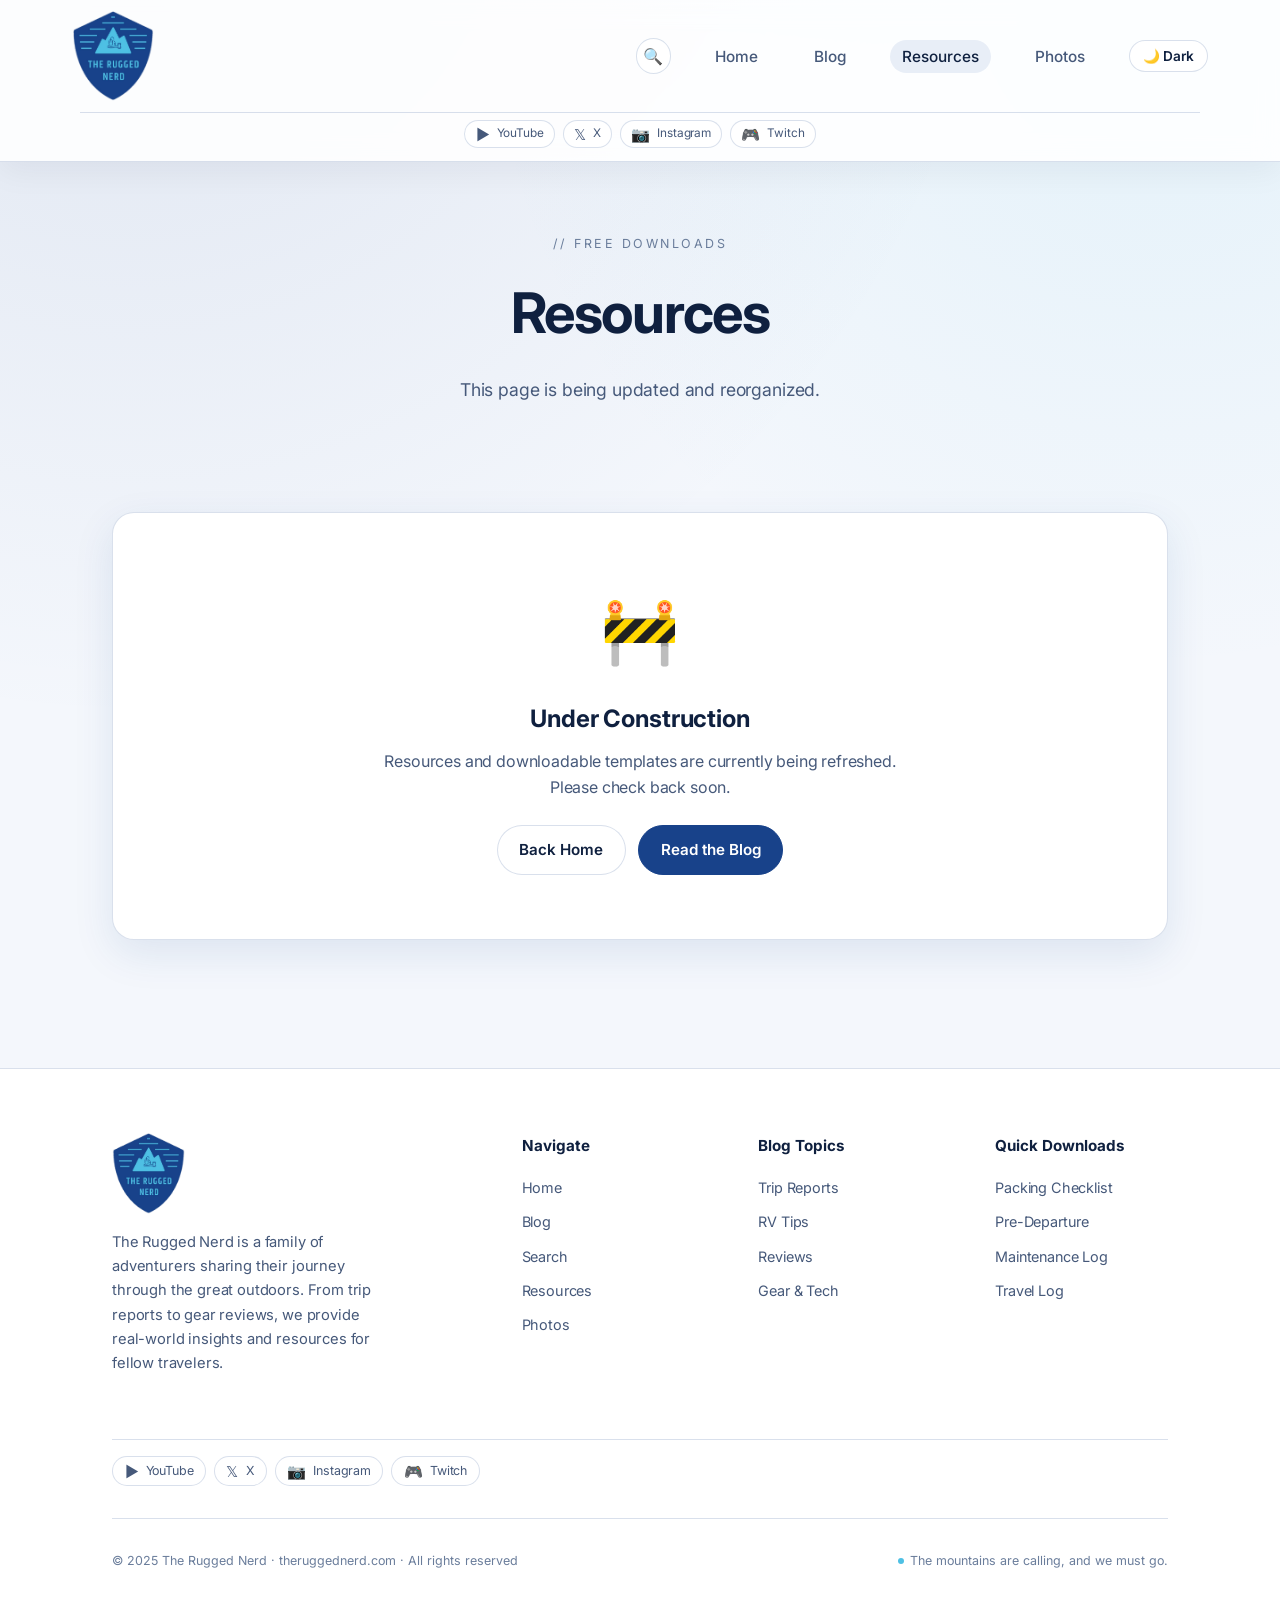
<file: resources.html>
<!doctype html>
<html lang="en">
  <head>
    <!-- Google tag (gtag.js) -->
    <script
      async
      src="https://www.googletagmanager.com/gtag/js?id=G-SMY50ZDZZF"
    ></script>
    <script>
      window.dataLayer = window.dataLayer || [];
      function gtag() {
        dataLayer.push(arguments);
      }
      gtag("js", new Date());

      gtag("config", "G-SMY50ZDZZF");
    </script>
    <meta charset="UTF-8" />
    <meta name="viewport" content="width=device-width, initial-scale=1.0" />
    <meta
      name="description"
      content="The Rugged Nerd Resources — This page is currently under construction."
    />
    <title>Resources — Under Construction | The Rugged Nerd</title>
    <link rel="canonical" href="https://theruggednerd.com/resources.html" />
    <meta name="robots" content="noindex,follow" />
    <meta property="og:locale" content="en_US" />
    <meta property="og:type" content="website" />
    <meta property="og:site_name" content="The Rugged Nerd" />
    <meta
      property="og:title"
      content="Resources — Under Construction | The Rugged Nerd"
    />
    <meta
      property="og:description"
      content="Resource downloads and tools from The Rugged Nerd are being updated and reorganized."
    />
    <meta
      property="og:url"
      content="https://theruggednerd.com/resources.html"
    />
    <meta
      property="og:image"
      content="https://theruggednerd.com/images/shield.png"
    />
    <meta name="twitter:card" content="summary" />
    <meta name="twitter:site" content="@theruggednerd" />
    <meta
      name="twitter:title"
      content="Resources — Under Construction | The Rugged Nerd"
    />
    <meta
      name="twitter:description"
      content="Resource downloads and tools from The Rugged Nerd are being updated and reorganized."
    />
    <meta
      name="twitter:image"
      content="https://theruggednerd.com/images/shield.png"
    />
    <link rel="stylesheet" href="css/styles.css" />
    <link
      rel="icon"
      href="data:image/svg+xml,<svg xmlns='http://www.w3.org/2000/svg' viewBox='0 0 100 100'><text y='.9em' font-size='90'>🪓</text></svg>"
    />
  </head>
  <body>
    <!-- ══════════════════════ HEADER ══════════════════════ -->
    <header class="site-header">
      <div class="header-inner">
        <a
          href="index.html"
          class="logo-link"
          aria-label="The Rugged Nerd — Home"
        >
          <img
            src="images/shield.png"
            alt="The Rugged Nerd"
            width="90"
            height="90"
          />
        </a>
        <nav class="main-nav" id="main-nav" aria-label="Main navigation">
          <ul>
            <li><a href="index.html">Home</a></li>
            <li><a href="blog.html">Blog</a></li>
            <li><a href="resources.html">Resources</a></li>
            <li><a href="photos.html">Photos</a></li>
          </ul>
        </nav>
        <button
          class="nav-toggle"
          aria-controls="main-nav"
          aria-expanded="false"
          aria-label="Toggle navigation"
        >
          <span></span><span></span><span></span>
        </button>
      </div>
    </header>

    <!-- ══════════════════════ PAGE HEADER ══════════════════════ -->
    <div class="page-header">
      <div class="container">
        <p
          class="section-eyebrow"
          style="
            justify-content: center;
            display: flex;
            align-items: center;
            gap: 0.5rem;
            margin-bottom: 0.75rem;
          "
        >
          <span
            style="
              font-family: var(--font-mono);
              font-size: 0.78rem;
              letter-spacing: 0.2em;
              color: var(--color-text-faint);
            "
            >// free downloads</span
          >
        </p>
        <h1>Resources</h1>
        <p class="page-subtitle">This page is being updated and reorganized.</p>
      </div>
    </div>

    <!-- ══════════════════════ UNDER CONSTRUCTION ══════════════════════ -->
    <section class="resources-section">
      <div class="container">
        <div
          style="
            text-align: center;
            padding: 4rem 2rem;
            background: var(--color-bg-card);
            border: 1px solid var(--color-border);
            border-radius: var(--radius-lg);
            box-shadow: var(--shadow-card);
          "
        >
          <div style="font-size: 4rem; margin-bottom: 1rem">🚧</div>
          <h2
            style="
              font-family: var(--font-heading);
              font-size: 1.5rem;
              color: var(--color-text);
              margin-bottom: 0.6rem;
            "
          >
            Under Construction
          </h2>
          <p
            style="
              max-width: 560px;
              margin: 0 auto;
              color: var(--color-text-muted);
            "
          >
            Resources and downloadable templates are currently being refreshed.
            Please check back soon.
          </p>
          <div
            style="
              margin-top: 1.5rem;
              display: flex;
              justify-content: center;
              gap: 0.75rem;
              flex-wrap: wrap;
            "
          >
            <a href="index.html" class="btn btn-outline">Back Home</a>
            <a href="blog.html" class="btn btn-primary">Read the Blog</a>
          </div>
        </div>
      </div>
    </section>

    <!-- ══════════════════════ FOOTER ══════════════════════ -->
    <footer class="site-footer">
      <div class="container">
        <div class="footer-grid">
          <div class="footer-brand">
            <a href="index.html" class="logo-link">
              <img
                src="images/shield.png"
                alt="The Rugged Nerd"
                width="90"
                height="90"
              />
            </a>
            <p>
              The Rugged Nerd is a family of adventurers sharing their journey
              through the great outdoors. From trip reports to gear reviews, we
              provide real-world insights and resources for fellow travelers.
            </p>
          </div>
          <div class="footer-col">
            <h4>Navigate</h4>
            <ul>
              <li><a href="index.html">Home</a></li>
              <li><a href="blog.html">Blog</a></li>
              <li><a href="search.html">Search</a></li>
              <li><a href="resources.html">Resources</a></li>
              <li><a href="photos.html">Photos</a></li>
            </ul>
          </div>
          <div class="footer-col">
            <h4>Blog Topics</h4>
            <ul>
              <li><a href="blog.html?cat=trips">Trip Reports</a></li>
              <li><a href="blog.html?cat=tips">RV Tips</a></li>
              <li><a href="blog.html?cat=reviews">Reviews</a></li>
              <li><a href="blog.html?cat=gear">Gear &amp; Tech</a></li>
            </ul>
          </div>
          <div class="footer-col">
            <h4>Quick Downloads</h4>
            <ul>
              <li>
                <a href="assets/downloads/packing-checklist-family.pdf"
                  >Packing Checklist</a
                >
              </li>
              <li>
                <a href="assets/downloads/pre-departure-full.pdf"
                  >Pre-Departure</a
                >
              </li>
              <li>
                <a href="assets/downloads/maintenance-log-trailer.pdf"
                  >Maintenance Log</a
                >
              </li>
              <li>
                <a href="assets/downloads/travel-log-trip.pdf">Travel Log</a>
              </li>
            </ul>
          </div>
        </div>
        <div class="footer-social" aria-label="Social media links">
          <a
            class="social-link"
            href="https://www.youtube.com/@theruggednerd"
            target="_blank"
            rel="noopener noreferrer"
            aria-label="The Rugged Nerd on YouTube"
          >
            <span class="social-icon" aria-hidden="true">▶</span>
            <span>YouTube</span>
          </a>
          <a
            class="social-link"
            href="https://x.com/theruggednerd"
            target="_blank"
            rel="noopener noreferrer"
            aria-label="The Rugged Nerd on X"
          >
            <span class="social-icon" aria-hidden="true">𝕏</span>
            <span>X</span>
          </a>
          <a
            class="social-link"
            href="https://www.instagram.com/theruggednerd/"
            target="_blank"
            rel="noopener noreferrer"
            aria-label="The Rugged Nerd on Instagram"
          >
            <span class="social-icon" aria-hidden="true">📷</span>
            <span>Instagram</span>
          </a>
          <a
            class="social-link"
            href="https://www.twitch.tv/theruggednerd"
            target="_blank"
            rel="noopener noreferrer"
            aria-label="The Rugged Nerd on Twitch"
          >
            <span class="social-icon" aria-hidden="true">🎮</span>
            <span>Twitch</span>
          </a>
        </div>
        <div class="footer-bottom">
          <span class="footer-copy"
            >© 2025 The Rugged Nerd · theruggednerd.com · All rights
            reserved</span
          >
          <span class="footer-tagline"
            ><span class="dot"></span>The mountains are calling, and we must
            go.</span
          >
        </div>
      </div>
    </footer>

    <script src="js/main.js"></script>
  </body>
</html>
</file>
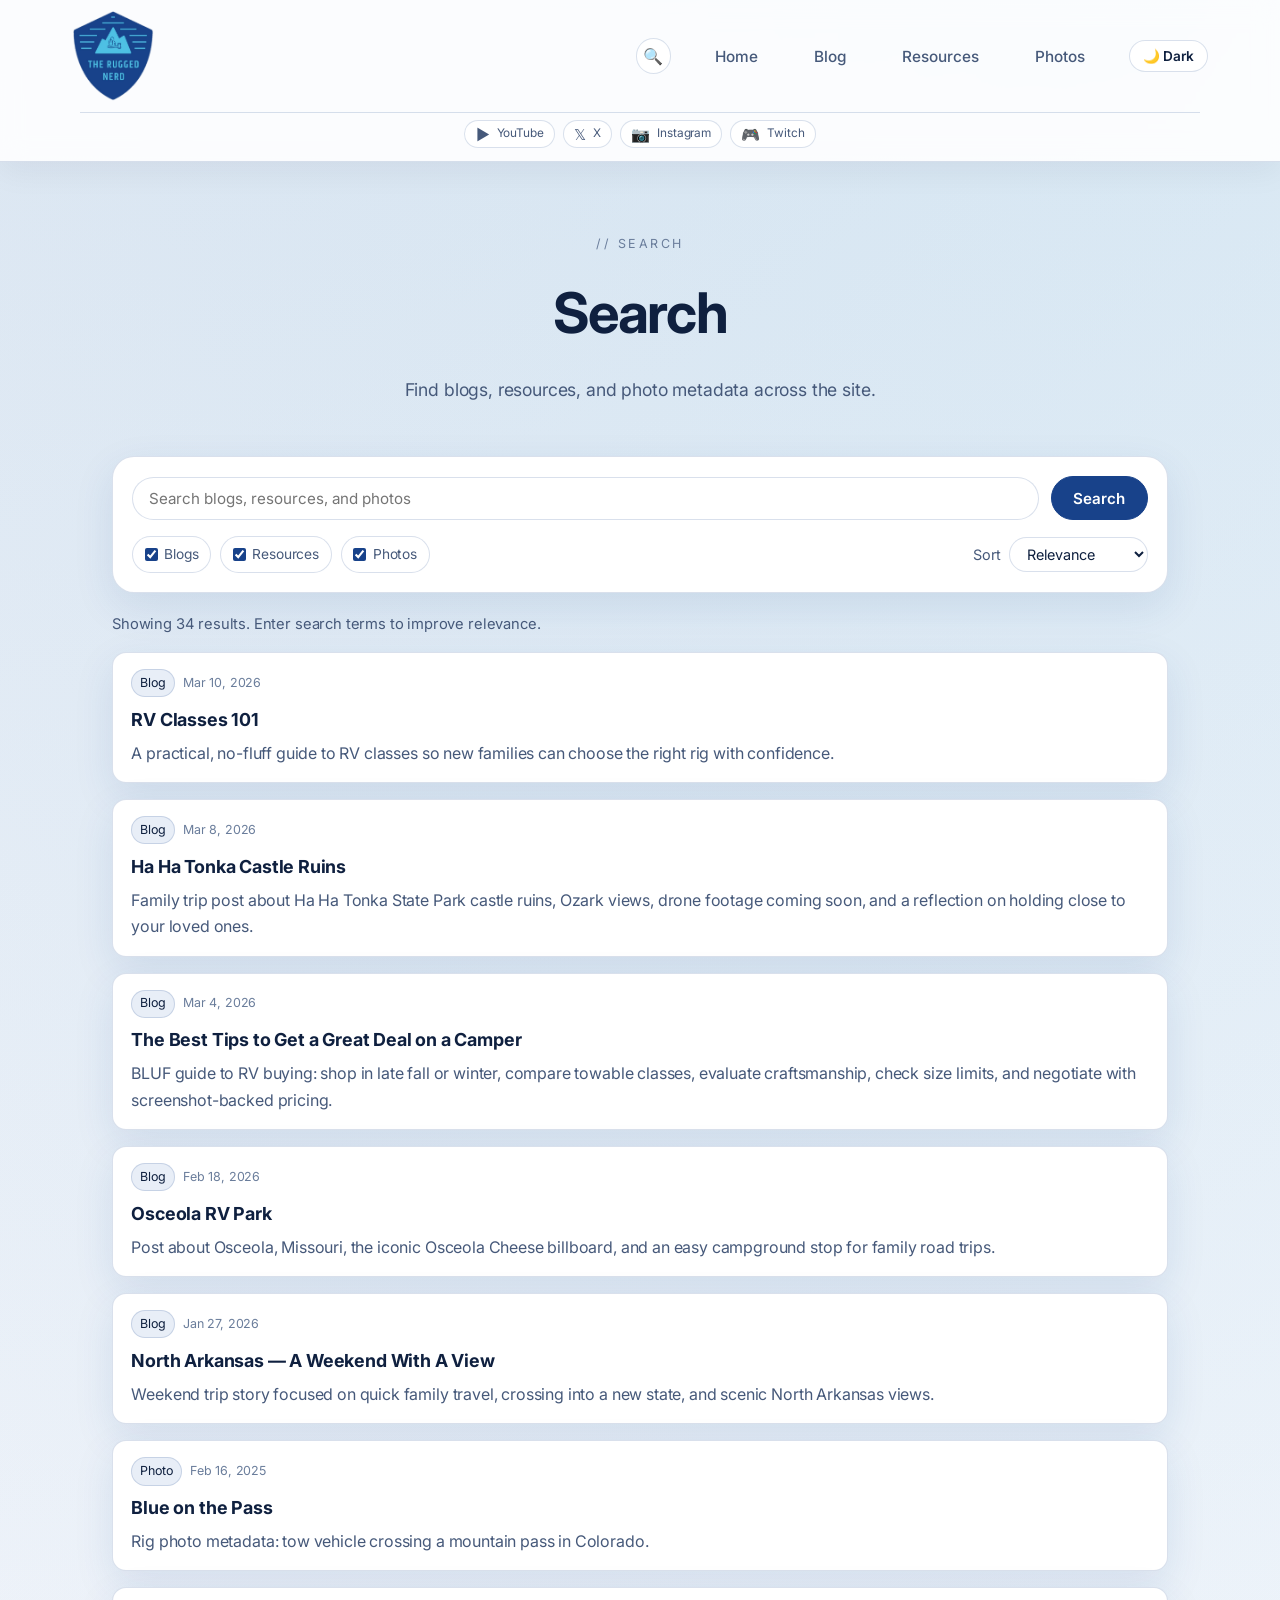
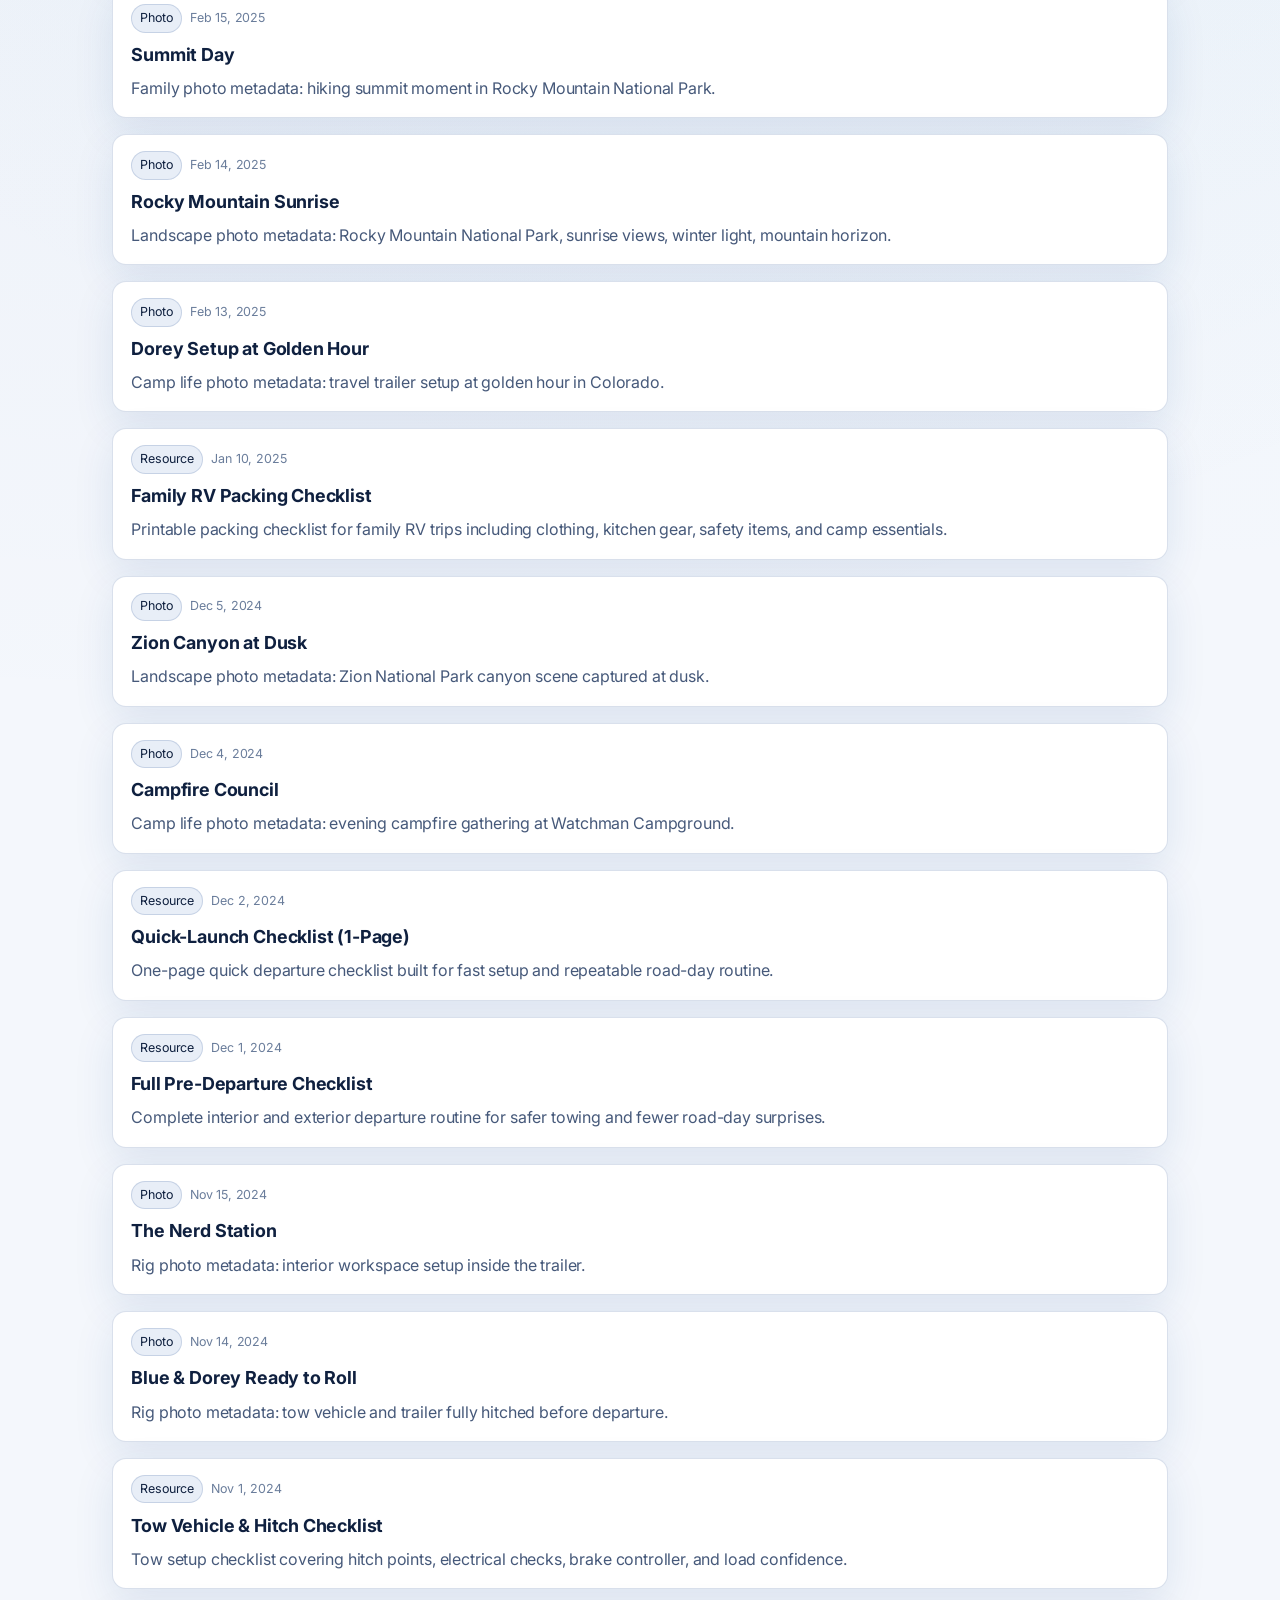
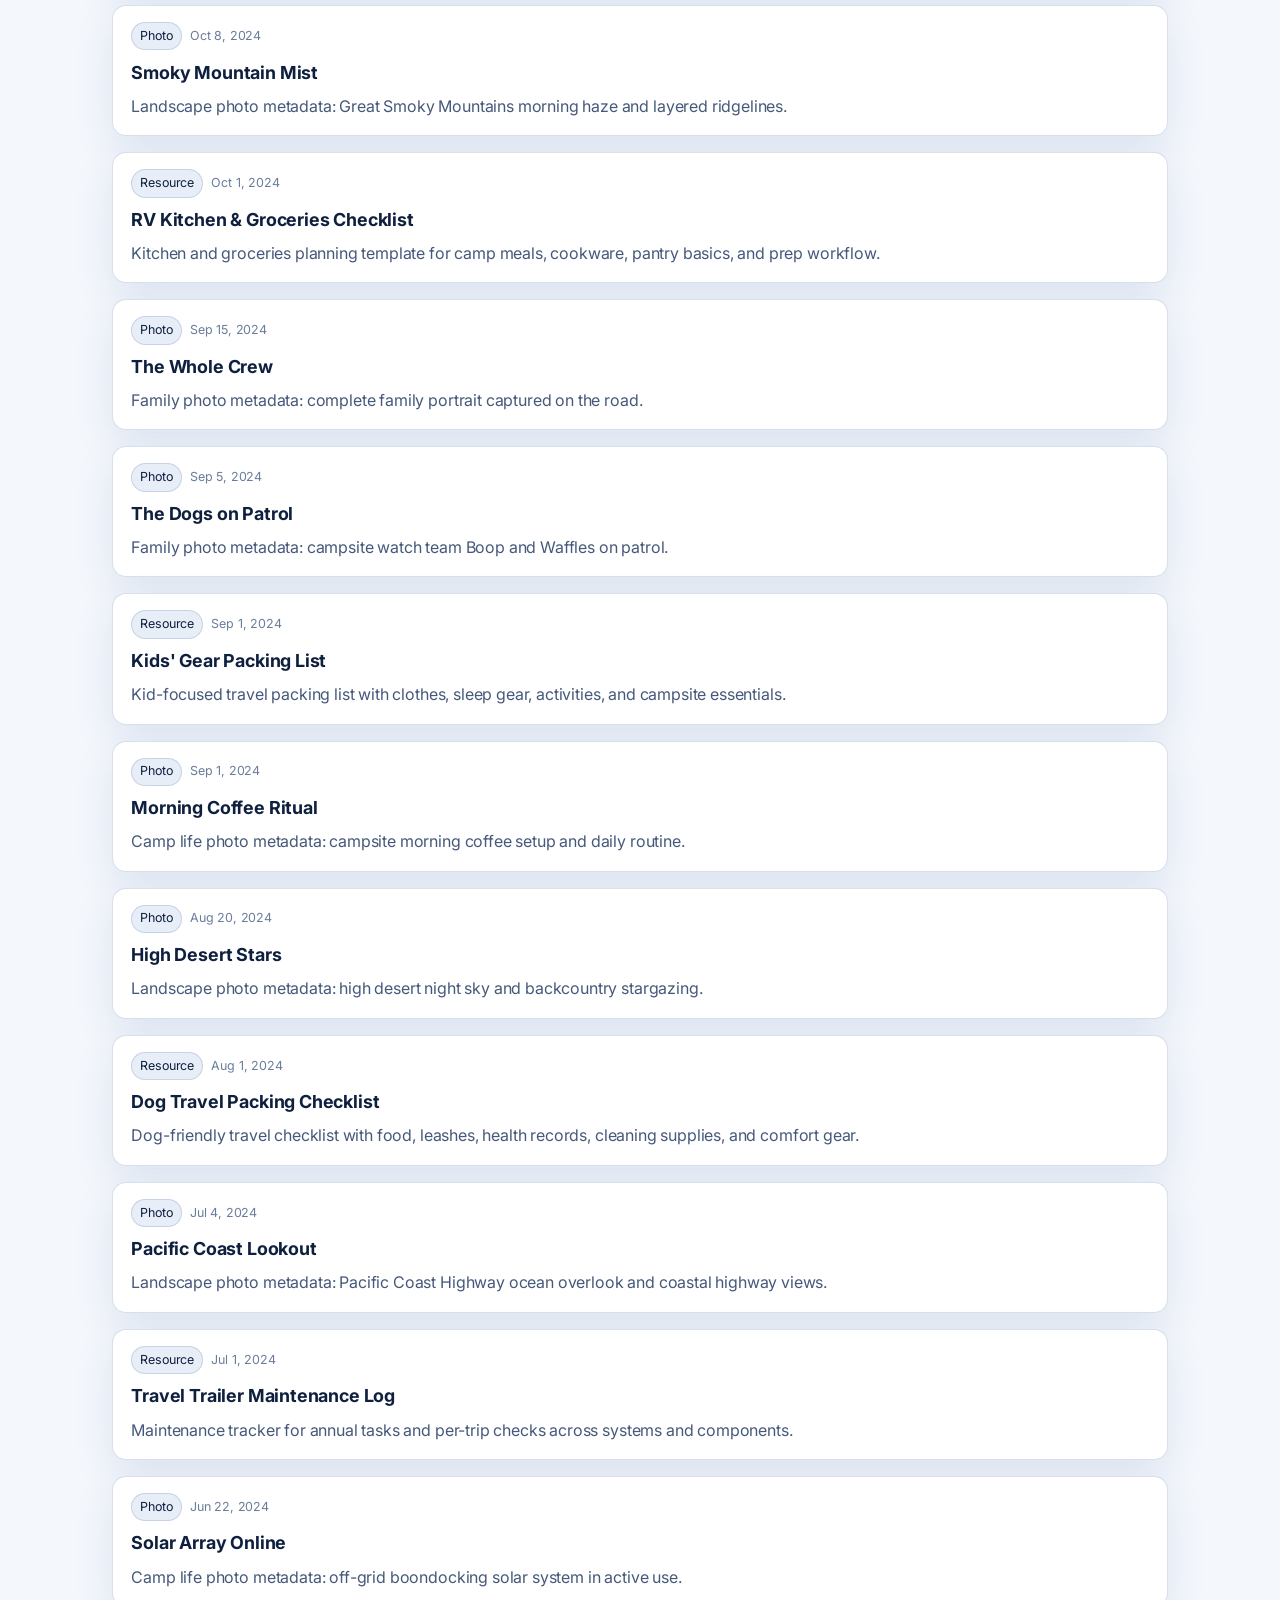
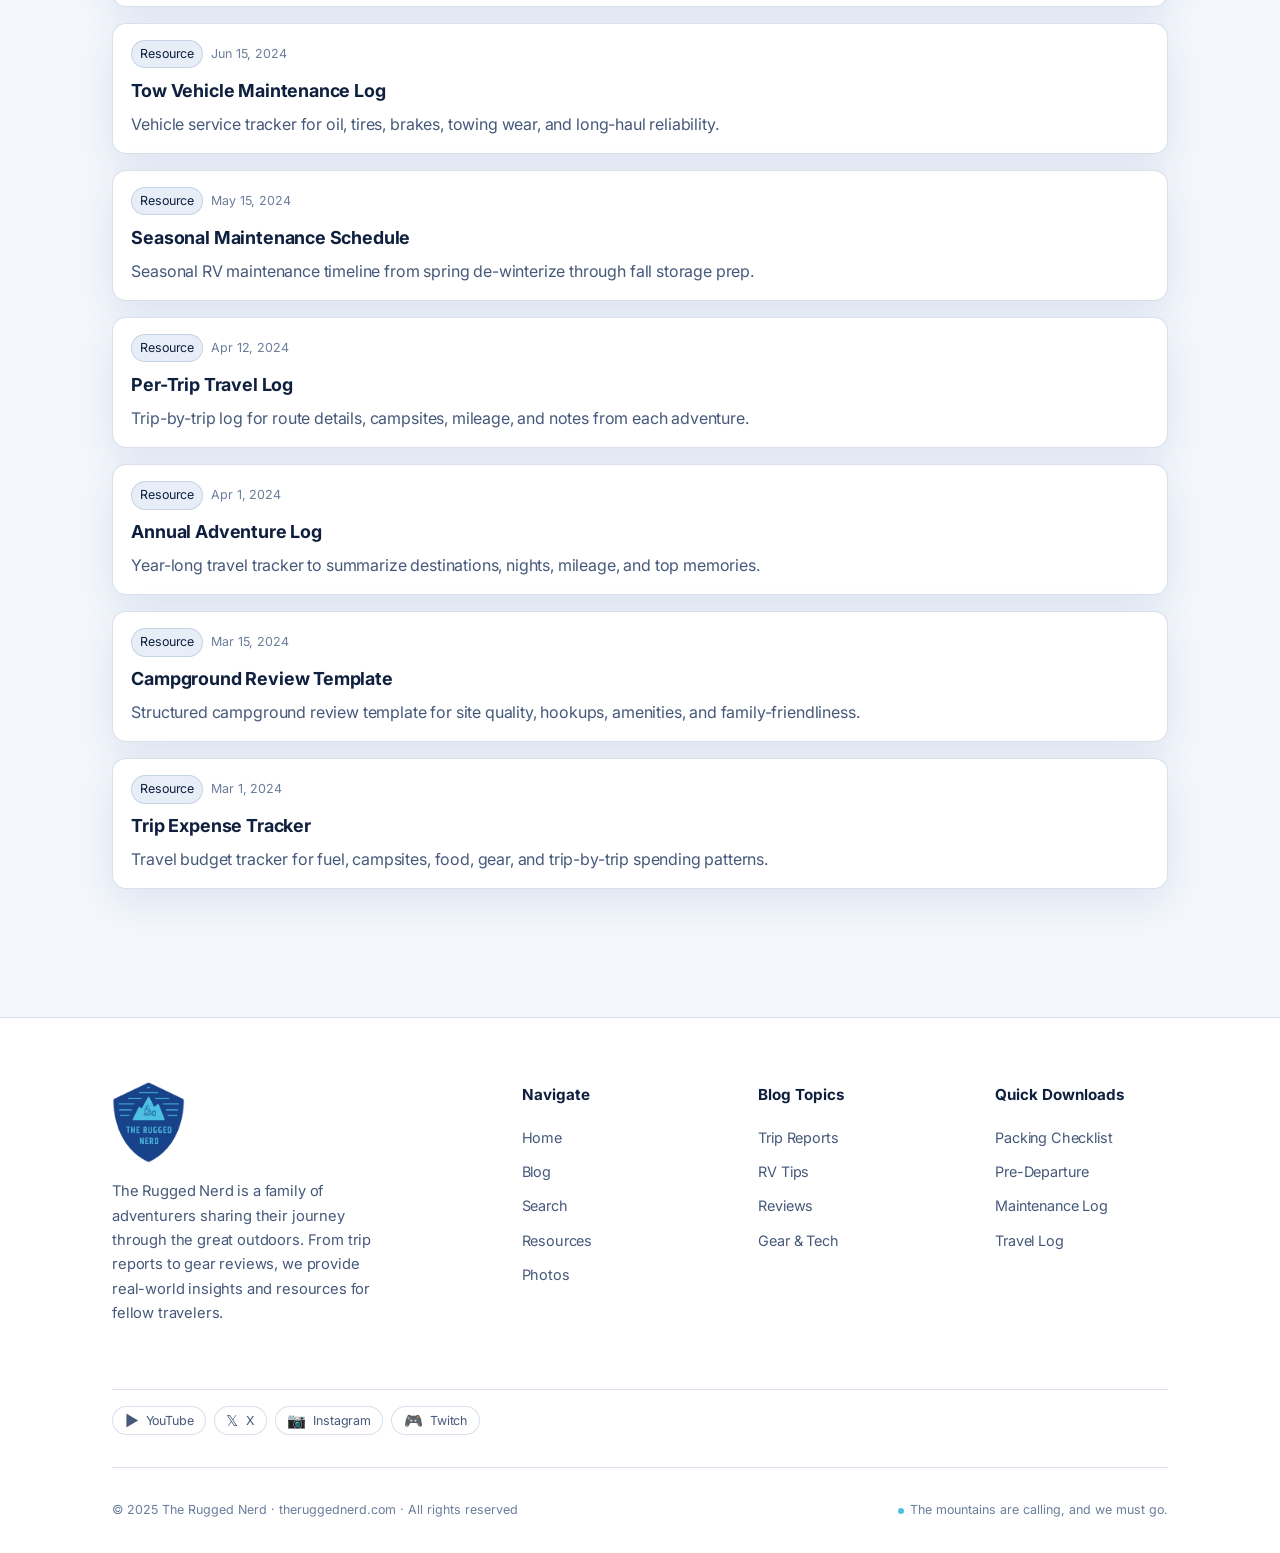
<file: search.html>
<!doctype html>
<html lang="en">
  <head>
    <!-- Google tag (gtag.js) -->
    <script
      async
      src="https://www.googletagmanager.com/gtag/js?id=G-SMY50ZDZZF"
    ></script>
    <script>
      window.dataLayer = window.dataLayer || [];
      function gtag() {
        dataLayer.push(arguments);
      }
      gtag("js", new Date());

      gtag("config", "G-SMY50ZDZZF");
    </script>
    <meta charset="UTF-8" />
    <meta name="viewport" content="width=device-width, initial-scale=1.0" />
    <meta
      name="description"
      content="Search The Rugged Nerd site content including blogs, resources, and photos."
    />
    <title>Search — The Rugged Nerd</title>
    <link rel="canonical" href="https://theruggednerd.com/search.html" />
    <meta name="robots" content="noindex,follow" />
    <meta property="og:locale" content="en_US" />
    <meta property="og:type" content="website" />
    <meta property="og:site_name" content="The Rugged Nerd" />
    <meta property="og:title" content="Search — The Rugged Nerd" />
    <meta
      property="og:description"
      content="Search The Rugged Nerd for RV tips, trip reports, campground reviews, and photo albums."
    />
    <meta property="og:url" content="https://theruggednerd.com/search.html" />
    <meta
      property="og:image"
      content="https://theruggednerd.com/images/shield.png"
    />
    <meta name="twitter:card" content="summary" />
    <meta name="twitter:site" content="@theruggednerd" />
    <meta name="twitter:title" content="Search — The Rugged Nerd" />
    <meta
      name="twitter:description"
      content="Search The Rugged Nerd for RV tips, trip reports, campground reviews, and photo albums."
    />
    <meta
      name="twitter:image"
      content="https://theruggednerd.com/images/shield.png"
    />
    <link rel="stylesheet" href="css/styles.css" />
    <link
      rel="icon"
      href="data:image/svg+xml,<svg xmlns='http://www.w3.org/2000/svg' viewBox='0 0 100 100'><text y='.9em' font-size='90'>🪓</text></svg>"
    />
  </head>
  <body class="search-page">
    <!-- ══════════════════════ HEADER ══════════════════════ -->
    <header class="site-header">
      <div class="header-inner">
        <a
          href="index.html"
          class="logo-link"
          aria-label="The Rugged Nerd — Home"
        >
          <img
            src="images/shield.png"
            alt="The Rugged Nerd"
            width="90"
            height="90"
          />
        </a>
        <nav class="main-nav" id="main-nav" aria-label="Main navigation">
          <ul>
            <li><a href="index.html">Home</a></li>
            <li><a href="blog.html">Blog</a></li>
            <li><a href="resources.html">Resources</a></li>
            <li><a href="photos.html">Photos</a></li>
          </ul>
        </nav>
        <button
          class="nav-toggle"
          aria-controls="main-nav"
          aria-expanded="false"
          aria-label="Toggle navigation"
        >
          <span></span><span></span><span></span>
        </button>
      </div>
    </header>

    <!-- ══════════════════════ PAGE HEADER ══════════════════════ -->
    <div class="page-header">
      <div class="container">
        <p
          class="section-eyebrow"
          style="
            justify-content: center;
            display: flex;
            align-items: center;
            gap: 0.5rem;
            margin-bottom: 0.75rem;
          "
        >
          <span
            style="
              font-family: var(--font-mono);
              font-size: 0.78rem;
              letter-spacing: 0.2em;
              color: var(--color-text-faint);
            "
            >// search</span
          >
        </p>
        <h1>Search</h1>
        <p class="page-subtitle">
          Find blogs, resources, and photo metadata across the site.
        </p>
      </div>
    </div>

    <!-- ══════════════════════ SEARCH CONTENT ══════════════════════ -->
    <section class="blog-section search-layout">
      <div class="container">
        <div class="search-panel">
          <form id="search-form" class="search-form" role="search">
            <label class="sr-only" for="search-query"
              >Search site content</label
            >
            <input
              id="search-query"
              class="search-query-input"
              type="search"
              placeholder="Search blogs, resources, and photos"
              autocomplete="off"
            />
            <button type="submit" class="btn btn-primary">Search</button>
          </form>

          <div class="search-toolbar">
            <fieldset class="search-filters">
              <legend class="sr-only">
                Filter search results by content type
              </legend>
              <label class="search-filter-chip">
                <input
                  type="checkbox"
                  name="type-filter"
                  value="blog"
                  checked
                />
                Blogs
              </label>
              <label class="search-filter-chip">
                <input
                  type="checkbox"
                  name="type-filter"
                  value="resources"
                  checked
                />
                Resources
              </label>
              <label class="search-filter-chip">
                <input
                  type="checkbox"
                  name="type-filter"
                  value="photos"
                  checked
                />
                Photos
              </label>
            </fieldset>

            <label class="search-sort">
              Sort
              <select id="search-sort" aria-label="Sort search results">
                <option value="relevance">Relevance</option>
                <option value="newest">Date: Newest</option>
                <option value="oldest">Date: Oldest</option>
              </select>
            </label>
          </div>
        </div>

        <p id="search-summary" class="search-summary"></p>
        <div
          id="search-empty"
          class="search-empty"
          role="status"
          aria-live="polite"
        >
          No results found. Try a different search term or adjust filters.
        </div>
        <div id="search-results" class="search-results-grid"></div>
      </div>
    </section>

    <!-- ══════════════════════ FOOTER ══════════════════════ -->
    <footer class="site-footer">
      <div class="container">
        <div class="footer-grid">
          <div class="footer-brand">
            <a href="index.html" class="logo-link">
              <img
                src="images/shield.png"
                alt="The Rugged Nerd"
                width="90"
                height="90"
              />
            </a>
            <p>
              The Rugged Nerd is a family of adventurers sharing their journey
              through the great outdoors. From trip reports to gear reviews, we
              provide real-world insights and resources for fellow travelers.
            </p>
          </div>
          <div class="footer-col">
            <h4>Navigate</h4>
            <ul>
              <li><a href="index.html">Home</a></li>
              <li><a href="blog.html">Blog</a></li>
              <li><a href="search.html">Search</a></li>
              <li><a href="resources.html">Resources</a></li>
              <li><a href="photos.html">Photos</a></li>
            </ul>
          </div>
          <div class="footer-col">
            <h4>Blog Topics</h4>
            <ul>
              <li><a href="blog.html?cat=trips">Trip Reports</a></li>
              <li><a href="blog.html?cat=tips">RV Tips</a></li>
              <li><a href="blog.html?cat=reviews">Reviews</a></li>
              <li><a href="blog.html?cat=gear">Gear &amp; Tech</a></li>
            </ul>
          </div>
          <div class="footer-col">
            <h4>Quick Downloads</h4>
            <ul>
              <li>
                <a href="assets/downloads/packing-checklist-family.pdf"
                  >Packing Checklist</a
                >
              </li>
              <li>
                <a href="assets/downloads/pre-departure-full.pdf"
                  >Pre-Departure</a
                >
              </li>
              <li>
                <a href="assets/downloads/maintenance-log-trailer.pdf"
                  >Maintenance Log</a
                >
              </li>
              <li>
                <a href="assets/downloads/travel-log-trip.pdf">Travel Log</a>
              </li>
            </ul>
          </div>
        </div>
        <div class="footer-social" aria-label="Social media links">
          <a
            class="social-link"
            href="https://www.youtube.com/@theruggednerd"
            target="_blank"
            rel="noopener noreferrer"
            aria-label="The Rugged Nerd on YouTube"
          >
            <span class="social-icon" aria-hidden="true">▶</span>
            <span>YouTube</span>
          </a>
          <a
            class="social-link"
            href="https://x.com/theruggednerd"
            target="_blank"
            rel="noopener noreferrer"
            aria-label="The Rugged Nerd on X"
          >
            <span class="social-icon" aria-hidden="true">𝕏</span>
            <span>X</span>
          </a>
          <a
            class="social-link"
            href="https://www.instagram.com/theruggednerd/"
            target="_blank"
            rel="noopener noreferrer"
            aria-label="The Rugged Nerd on Instagram"
          >
            <span class="social-icon" aria-hidden="true">📷</span>
            <span>Instagram</span>
          </a>
          <a
            class="social-link"
            href="https://www.twitch.tv/theruggednerd"
            target="_blank"
            rel="noopener noreferrer"
            aria-label="The Rugged Nerd on Twitch"
          >
            <span class="social-icon" aria-hidden="true">🎮</span>
            <span>Twitch</span>
          </a>
        </div>
        <div class="footer-bottom">
          <span class="footer-copy"
            >© 2025 The Rugged Nerd · theruggednerd.com · All rights
            reserved</span
          >
          <span class="footer-tagline"
            ><span class="dot"></span>The mountains are calling, and we must
            go.</span
          >
        </div>
      </div>
    </footer>

    <script src="js/main.js"></script>
    <script src="js/search.js"></script>
  </body>
</html>
</file>
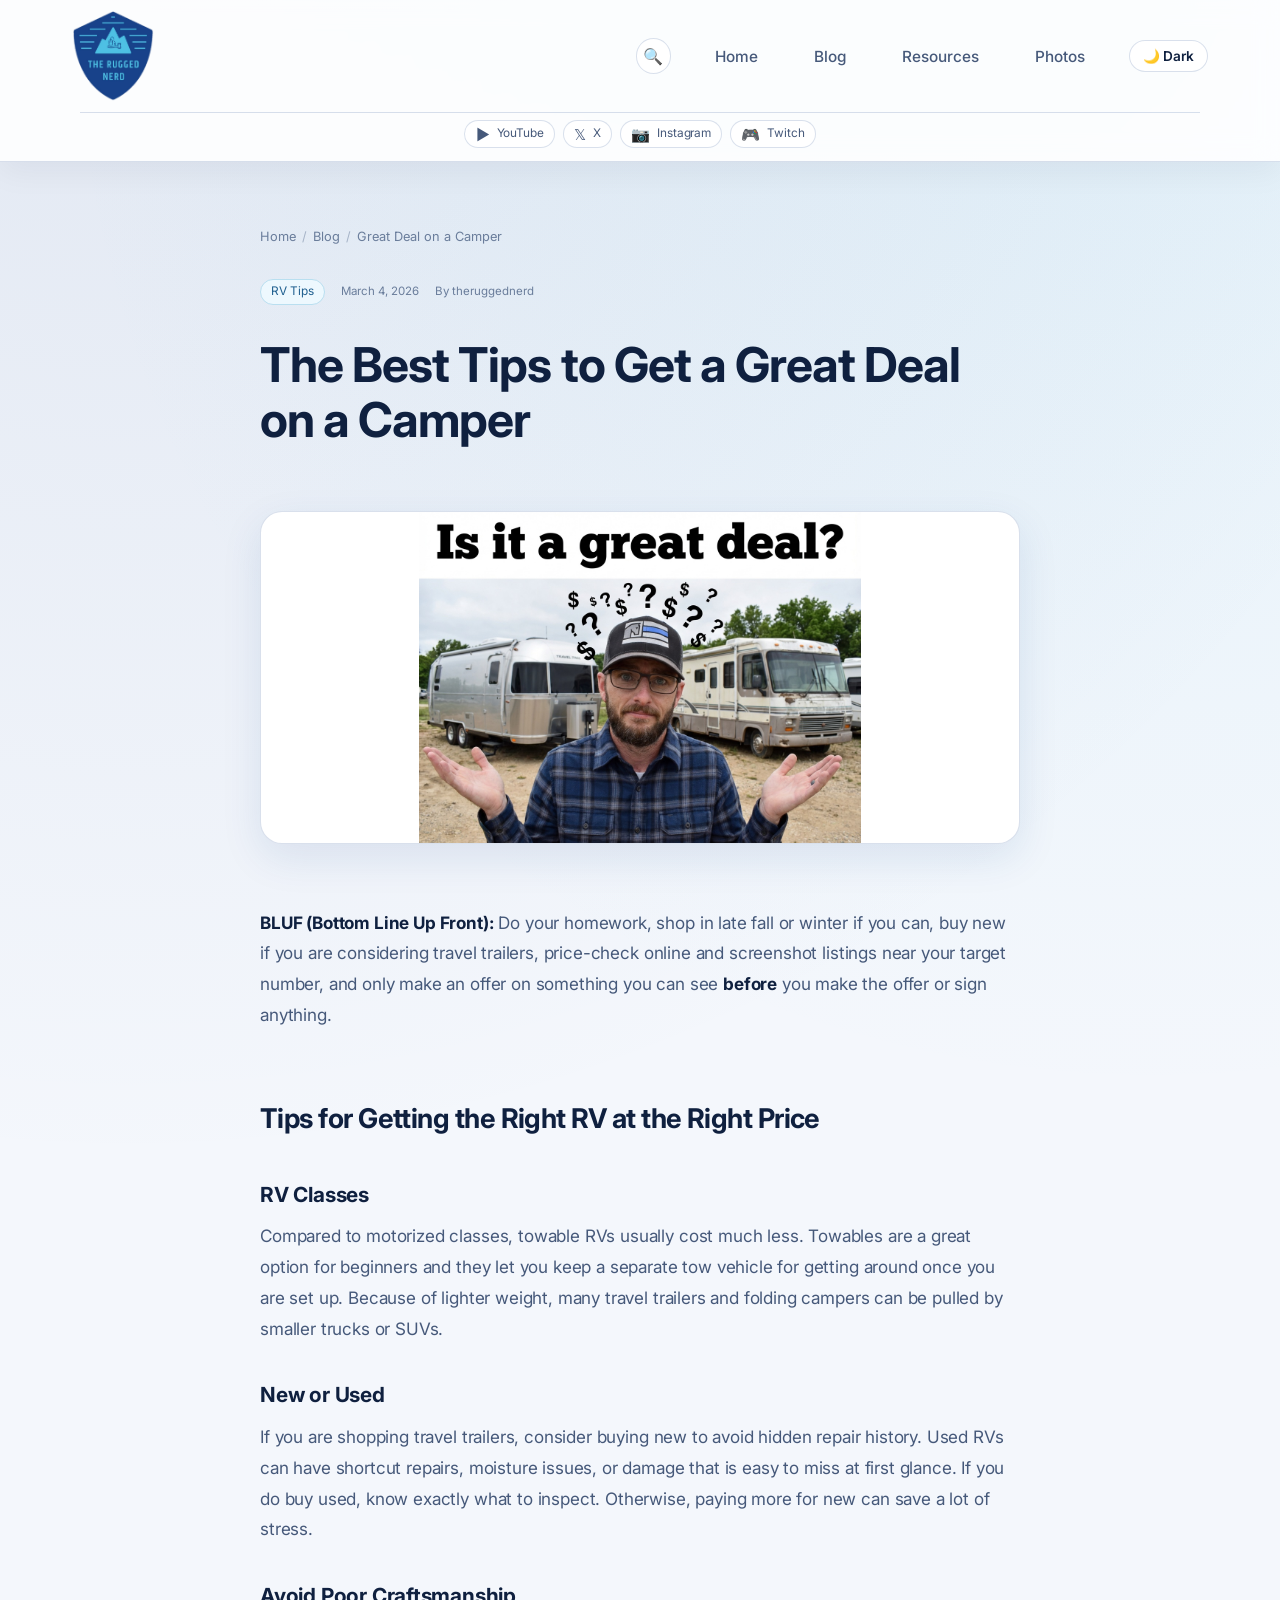
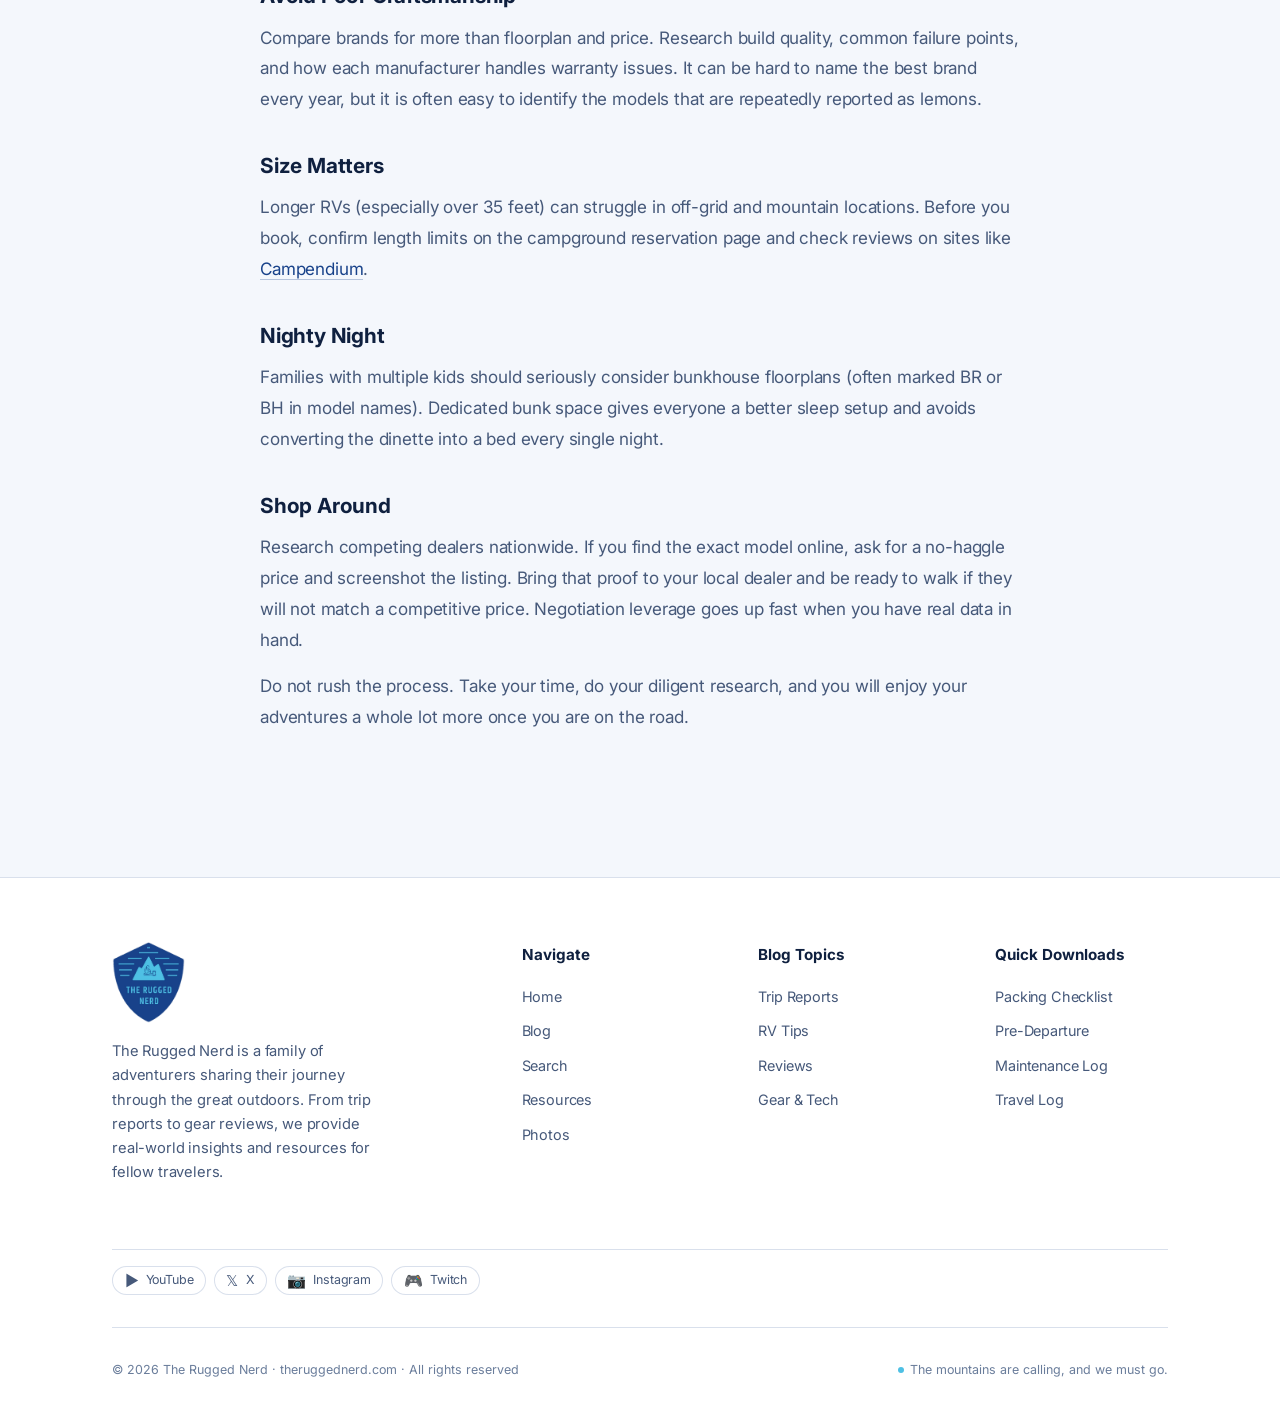
<file: blog/camper-deal-tips.html>
<!doctype html>
<html lang="en">
  <head>
    <!-- Google tag (gtag.js) -->
    <script
      async
      src="https://www.googletagmanager.com/gtag/js?id=G-SMY50ZDZZF"
    ></script>
    <script>
      window.dataLayer = window.dataLayer || [];
      function gtag() {
        dataLayer.push(arguments);
      }
      gtag("js", new Date());

      gtag("config", "G-SMY50ZDZZF");
    </script>
    <meta charset="UTF-8" />
    <meta name="viewport" content="width=device-width, initial-scale=1.0" />
    <meta
      name="description"
      content="The best tips to get a great deal on a camper: timing, negotiation, model research, and shopping strategy from The Rugged Nerd."
    />
    <title>
      The Best Tips to Get a Great Deal on a Camper | The Rugged Nerd
    </title>
    <link
      rel="canonical"
      href="https://theruggednerd.com/blog/camper-deal-tips.html"
    />
    <meta
      name="robots"
      content="index,follow,max-image-preview:large,max-snippet:-1,max-video-preview:-1"
    />
    <meta property="og:locale" content="en_US" />
    <meta property="og:type" content="article" />
    <meta property="og:site_name" content="The Rugged Nerd" />
    <meta
      property="og:title"
      content="The Best Tips to Get a Great Deal on a Camper | The Rugged Nerd"
    />
    <meta
      property="og:description"
      content="The best tips to get a great deal on a camper: timing, negotiation, model research, and shopping strategy from The Rugged Nerd."
    />
    <meta
      property="og:url"
      content="https://theruggednerd.com/blog/camper-deal-tips.html"
    />
    <meta
      property="og:image"
      content="https://theruggednerd.com/images/photos/camper-deal-tips/deal.jpg"
    />
    <meta property="article:published_time" content="2026-03-04" />
    <meta property="article:author" content="The Rugged Nerd" />
    <meta name="twitter:card" content="summary_large_image" />
    <meta name="twitter:site" content="@theruggednerd" />
    <meta
      name="twitter:title"
      content="The Best Tips to Get a Great Deal on a Camper | The Rugged Nerd"
    />
    <meta
      name="twitter:description"
      content="The best tips to get a great deal on a camper: timing, negotiation, model research, and shopping strategy from The Rugged Nerd."
    />
    <meta
      name="twitter:image"
      content="https://theruggednerd.com/images/photos/camper-deal-tips/deal.jpg"
    />
    <script type="application/ld+json">
      {
        "@context": "https://schema.org",
        "@type": "BlogPosting",
        "headline": "The Best Tips to Get a Great Deal on a Camper",
        "description": "The best tips to get a great deal on a camper: timing, negotiation, model research, and shopping strategy from The Rugged Nerd.",
        "image": "https://theruggednerd.com/images/photos/camper-deal-tips/deal.jpg",
        "datePublished": "2026-03-04",
        "dateModified": "2026-03-04",
        "url": "https://theruggednerd.com/blog/camper-deal-tips.html",
        "mainEntityOfPage": {
          "@type": "WebPage",
          "@id": "https://theruggednerd.com/blog/camper-deal-tips.html"
        },
        "author": {
          "@type": "Person",
          "name": "The Rugged Nerd"
        },
        "publisher": {
          "@type": "Organization",
          "name": "The Rugged Nerd",
          "logo": {
            "@type": "ImageObject",
            "url": "https://theruggednerd.com/images/shield.png"
          }
        }
      }
    </script>
    <link rel="stylesheet" href="../css/styles.css" />
    <link
      rel="icon"
      href="data:image/svg+xml,<svg xmlns='http://www.w3.org/2000/svg' viewBox='0 0 100 100'><text y='.9em' font-size='90'>🪓</text></svg>"
    />
  </head>
  <body>
    <!-- ══════════════════════ HEADER ══════════════════════ -->
    <header class="site-header">
      <div class="header-inner">
        <a
          href="../index.html"
          class="logo-link"
          aria-label="The Rugged Nerd — Home"
        >
          <img
            src="../images/shield.png"
            alt="The Rugged Nerd"
            width="90"
            height="90"
          />
        </a>
        <nav class="main-nav" id="main-nav" aria-label="Main navigation">
          <ul>
            <li><a href="../index.html">Home</a></li>
            <li><a href="../blog.html">Blog</a></li>
            <li><a href="../resources.html">Resources</a></li>
            <li><a href="../photos.html">Photos</a></li>
          </ul>
        </nav>
        <button
          class="nav-toggle"
          aria-controls="main-nav"
          aria-expanded="false"
          aria-label="Toggle navigation"
        >
          <span></span><span></span><span></span>
        </button>
      </div>
    </header>

    <!-- ══════════════════════ POST ══════════════════════ -->
    <main>
      <div class="container">
        <article class="post-content">
          <nav class="breadcrumb" aria-label="Breadcrumb">
            <a href="../index.html">Home</a>
            <span class="breadcrumb-sep">/</span>
            <a href="../blog.html">Blog</a>
            <span class="breadcrumb-sep">/</span>
            <span>Great Deal on a Camper</span>
          </nav>

          <header class="post-header">
            <div class="post-meta-row">
              <span class="blog-cat tips">RV Tips</span>
              <span class="blog-date">March 4, 2026</span>
              <span class="blog-date">By theruggednerd</span>
            </div>
            <h1>The Best Tips to Get a Great Deal on a Camper</h1>
          </header>

          <div class="post-hero-image post-hero-image-fit">
            <img
              src="../images/photos/camper-deal-tips/deal.jpg"
              alt="Camper featured in the RV deal tips guide"
              loading="eager"
            />
          </div>

          <div class="post-body">
            <p>
              <strong>BLUF (Bottom Line Up Front):</strong> Do your homework,
              shop in late fall or winter if you can, buy new if you are
              considering travel trailers, price-check online and screenshot
              listings near your target number, and only make an offer on
              something you can see <strong>before</strong> you make the offer
              or sign anything.
            </p>

            <h2>Tips for Getting the Right RV at the Right Price</h2>

            <h3>RV Classes</h3>
            <p>
              Compared to motorized classes, towable RVs usually cost much less.
              Towables are a great option for beginners and they let you keep a
              separate tow vehicle for getting around once you are set up.
              Because of lighter weight, many travel trailers and folding
              campers can be pulled by smaller trucks or SUVs.
            </p>

            <h3>New or Used</h3>
            <p>
              If you are shopping travel trailers, consider buying new to avoid
              hidden repair history. Used RVs can have shortcut repairs,
              moisture issues, or damage that is easy to miss at first glance.
              If you do buy used, know exactly what to inspect. Otherwise,
              paying more for new can save a lot of stress.
            </p>

            <h3>Avoid Poor Craftsmanship</h3>
            <p>
              Compare brands for more than floorplan and price. Research build
              quality, common failure points, and how each manufacturer handles
              warranty issues. It can be hard to name the best brand every year,
              but it is often easy to identify the models that are repeatedly
              reported as lemons.
            </p>

            <h3>Size Matters</h3>
            <p>
              Longer RVs (especially over 35 feet) can struggle in off-grid and
              mountain locations. Before you book, confirm length limits on the
              campground reservation page and check reviews on sites like
              <a
                href="https://www.campendium.com"
                target="_blank"
                rel="noopener noreferrer"
                >Campendium</a
              >.
            </p>

            <h3>Nighty Night</h3>
            <p>
              Families with multiple kids should seriously consider bunkhouse
              floorplans (often marked BR or BH in model names). Dedicated bunk
              space gives everyone a better sleep setup and avoids converting
              the dinette into a bed every single night.
            </p>

            <h3>Shop Around</h3>
            <p>
              Research competing dealers nationwide. If you find the exact model
              online, ask for a no-haggle price and screenshot the listing.
              Bring that proof to your local dealer and be ready to walk if they
              will not match a competitive price. Negotiation leverage goes up
              fast when you have real data in hand.
            </p>

            <p>
              Do not rush the process. Take your time, do your diligent
              research, and you will enjoy your adventures a whole lot more once
              you are on the road.
            </p>
          </div>
        </article>
      </div>
    </main>

    <!-- ══════════════════════ FOOTER ══════════════════════ -->
    <footer class="site-footer">
      <div class="container">
        <div class="footer-grid">
          <div class="footer-brand">
            <a href="../index.html" class="logo-link">
              <img
                src="../images/shield.png"
                alt="The Rugged Nerd"
                width="90"
                height="90"
              />
            </a>
            <p>
              The Rugged Nerd is a family of adventurers sharing their journey
              through the great outdoors. From trip reports to gear reviews, we
              provide real-world insights and resources for fellow travelers.
            </p>
          </div>
          <div class="footer-col">
            <h4>Navigate</h4>
            <ul>
              <li><a href="../index.html">Home</a></li>
              <li><a href="../blog.html">Blog</a></li>
              <li><a href="../search.html">Search</a></li>
              <li><a href="../resources.html">Resources</a></li>
              <li><a href="../photos.html">Photos</a></li>
            </ul>
          </div>
          <div class="footer-col">
            <h4>Blog Topics</h4>
            <ul>
              <li><a href="../blog.html?cat=trips">Trip Reports</a></li>
              <li><a href="../blog.html?cat=tips">RV Tips</a></li>
              <li><a href="../blog.html?cat=reviews">Reviews</a></li>
              <li><a href="../blog.html?cat=gear">Gear &amp; Tech</a></li>
            </ul>
          </div>
          <div class="footer-col">
            <h4>Quick Downloads</h4>
            <ul>
              <li>
                <a href="../assets/downloads/packing-checklist-family.pdf"
                  >Packing Checklist</a
                >
              </li>
              <li>
                <a href="../assets/downloads/pre-departure-full.pdf"
                  >Pre-Departure</a
                >
              </li>
              <li>
                <a href="../assets/downloads/maintenance-log-trailer.pdf"
                  >Maintenance Log</a
                >
              </li>
              <li>
                <a href="../assets/downloads/travel-log-trip.pdf">Travel Log</a>
              </li>
            </ul>
          </div>
        </div>
        <div class="footer-social" aria-label="Social media links">
          <a
            class="social-link"
            href="https://www.youtube.com/@theruggednerd"
            target="_blank"
            rel="noopener noreferrer"
            aria-label="The Rugged Nerd on YouTube"
          >
            <span class="social-icon" aria-hidden="true">▶</span>
            <span>YouTube</span>
          </a>
          <a
            class="social-link"
            href="https://x.com/theruggednerd"
            target="_blank"
            rel="noopener noreferrer"
            aria-label="The Rugged Nerd on X"
          >
            <span class="social-icon" aria-hidden="true">𝕏</span>
            <span>X</span>
          </a>
          <a
            class="social-link"
            href="https://www.instagram.com/theruggednerd/"
            target="_blank"
            rel="noopener noreferrer"
            aria-label="The Rugged Nerd on Instagram"
          >
            <span class="social-icon" aria-hidden="true">📷</span>
            <span>Instagram</span>
          </a>
          <a
            class="social-link"
            href="https://www.twitch.tv/theruggednerd"
            target="_blank"
            rel="noopener noreferrer"
            aria-label="The Rugged Nerd on Twitch"
          >
            <span class="social-icon" aria-hidden="true">🎮</span>
            <span>Twitch</span>
          </a>
        </div>
        <div class="footer-bottom">
          <span class="footer-copy"
            >© 2026 The Rugged Nerd · theruggednerd.com · All rights
            reserved</span
          >
          <span class="footer-tagline"
            ><span class="dot"></span>The mountains are calling, and we must
            go.</span
          >
        </div>
      </div>
    </footer>

    <script src="../js/main.js"></script>
  </body>
</html>
</file>
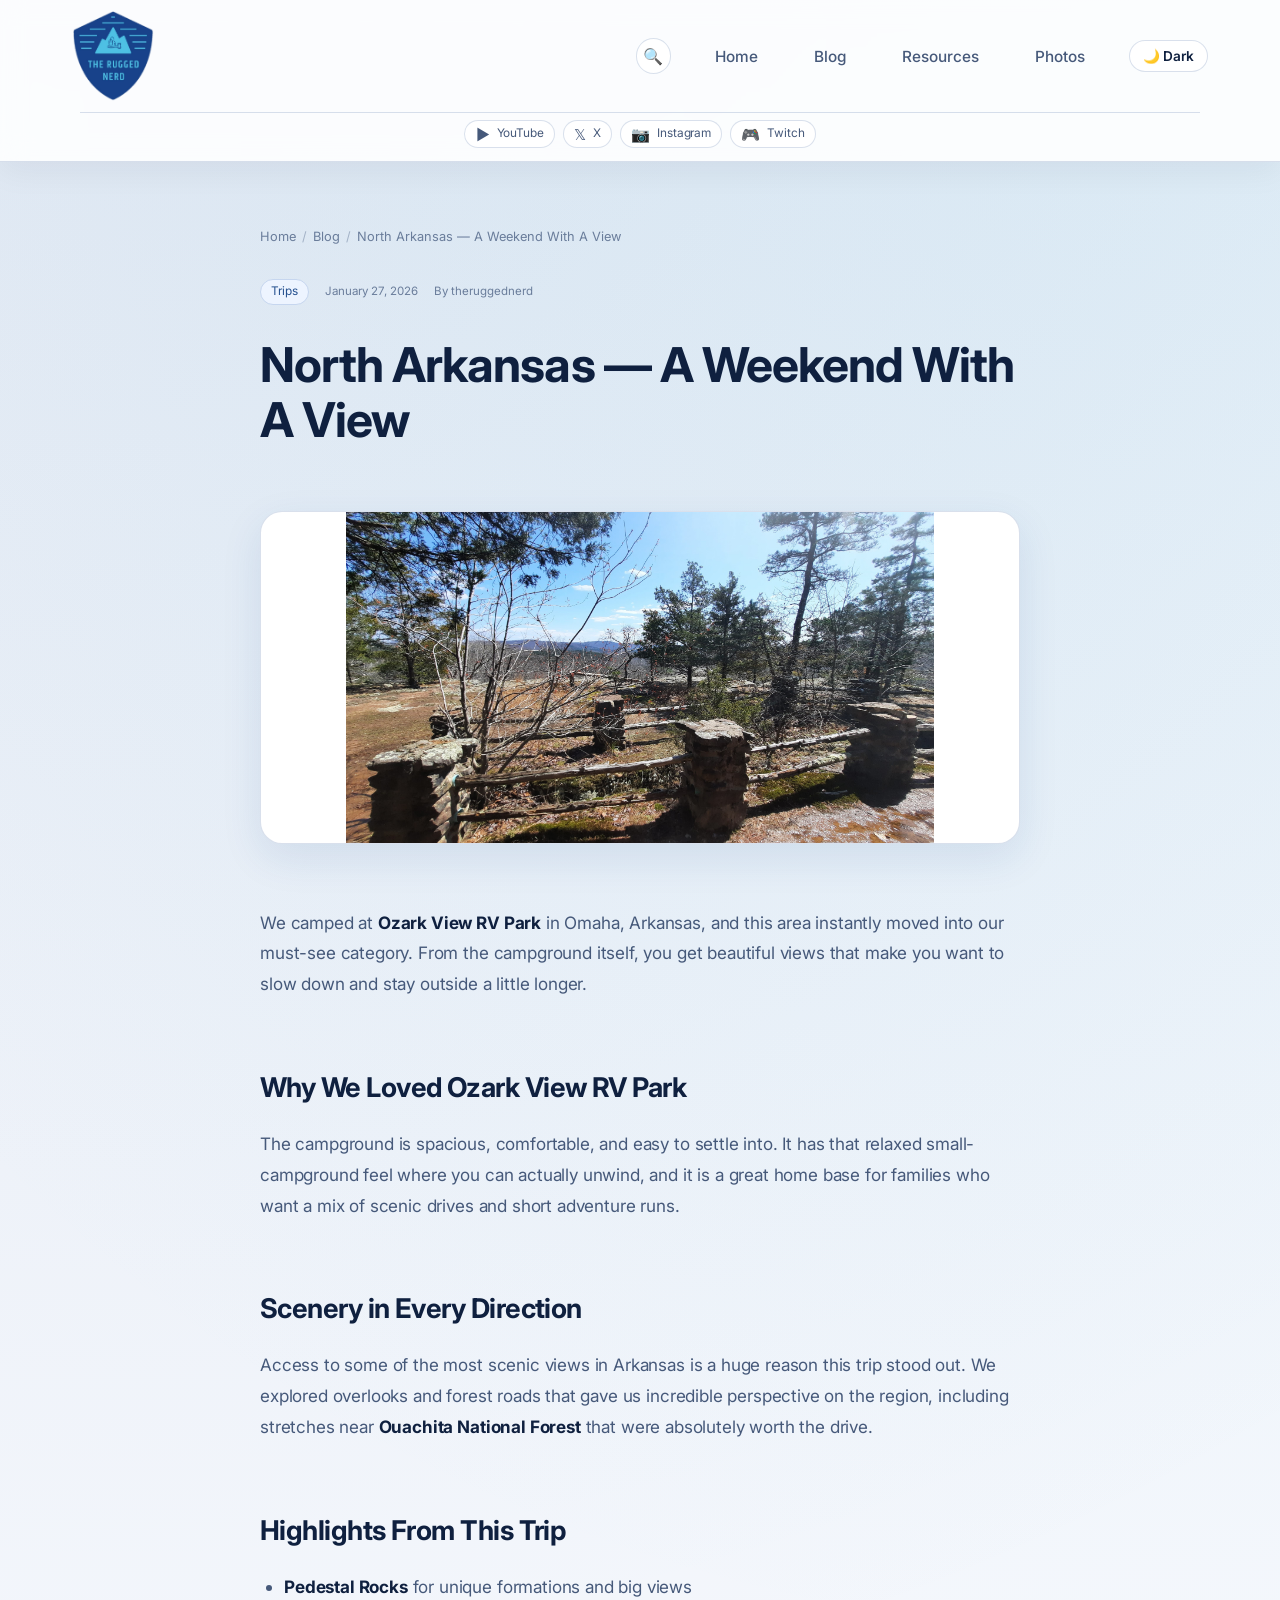
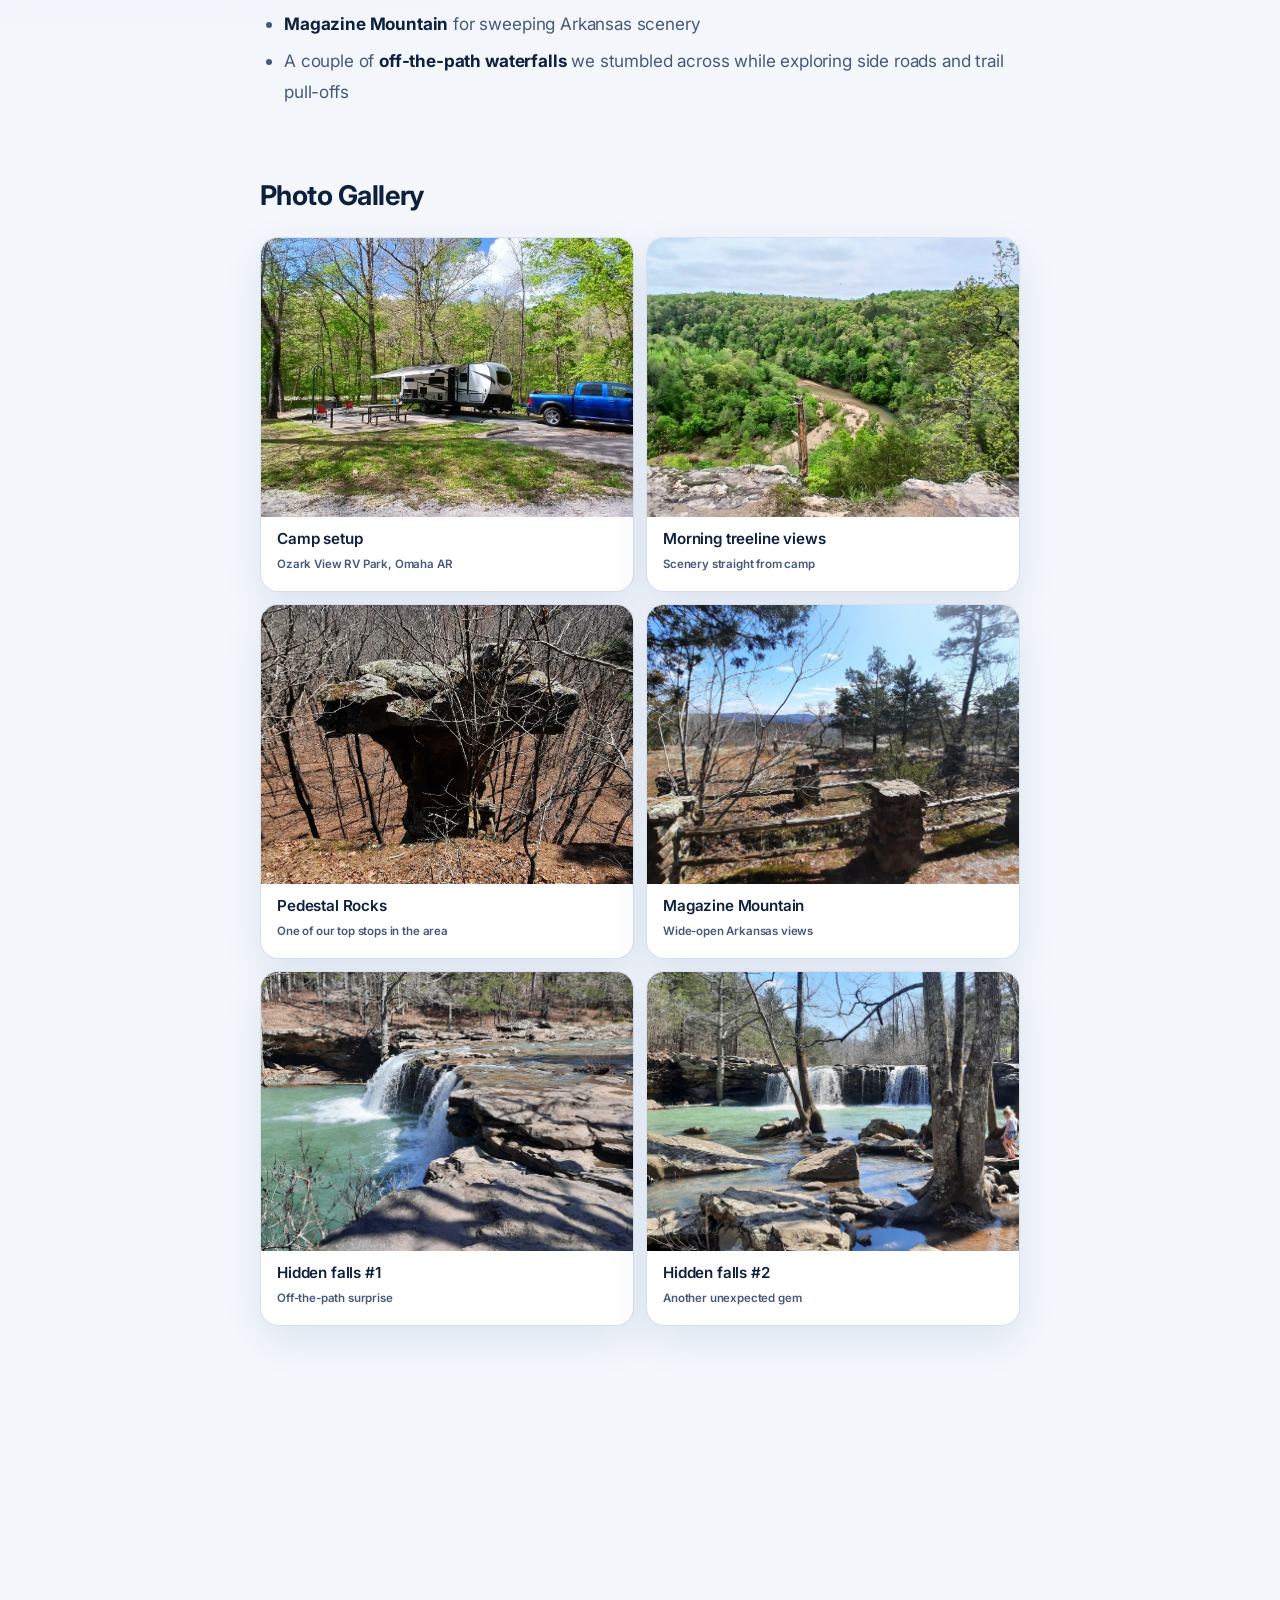
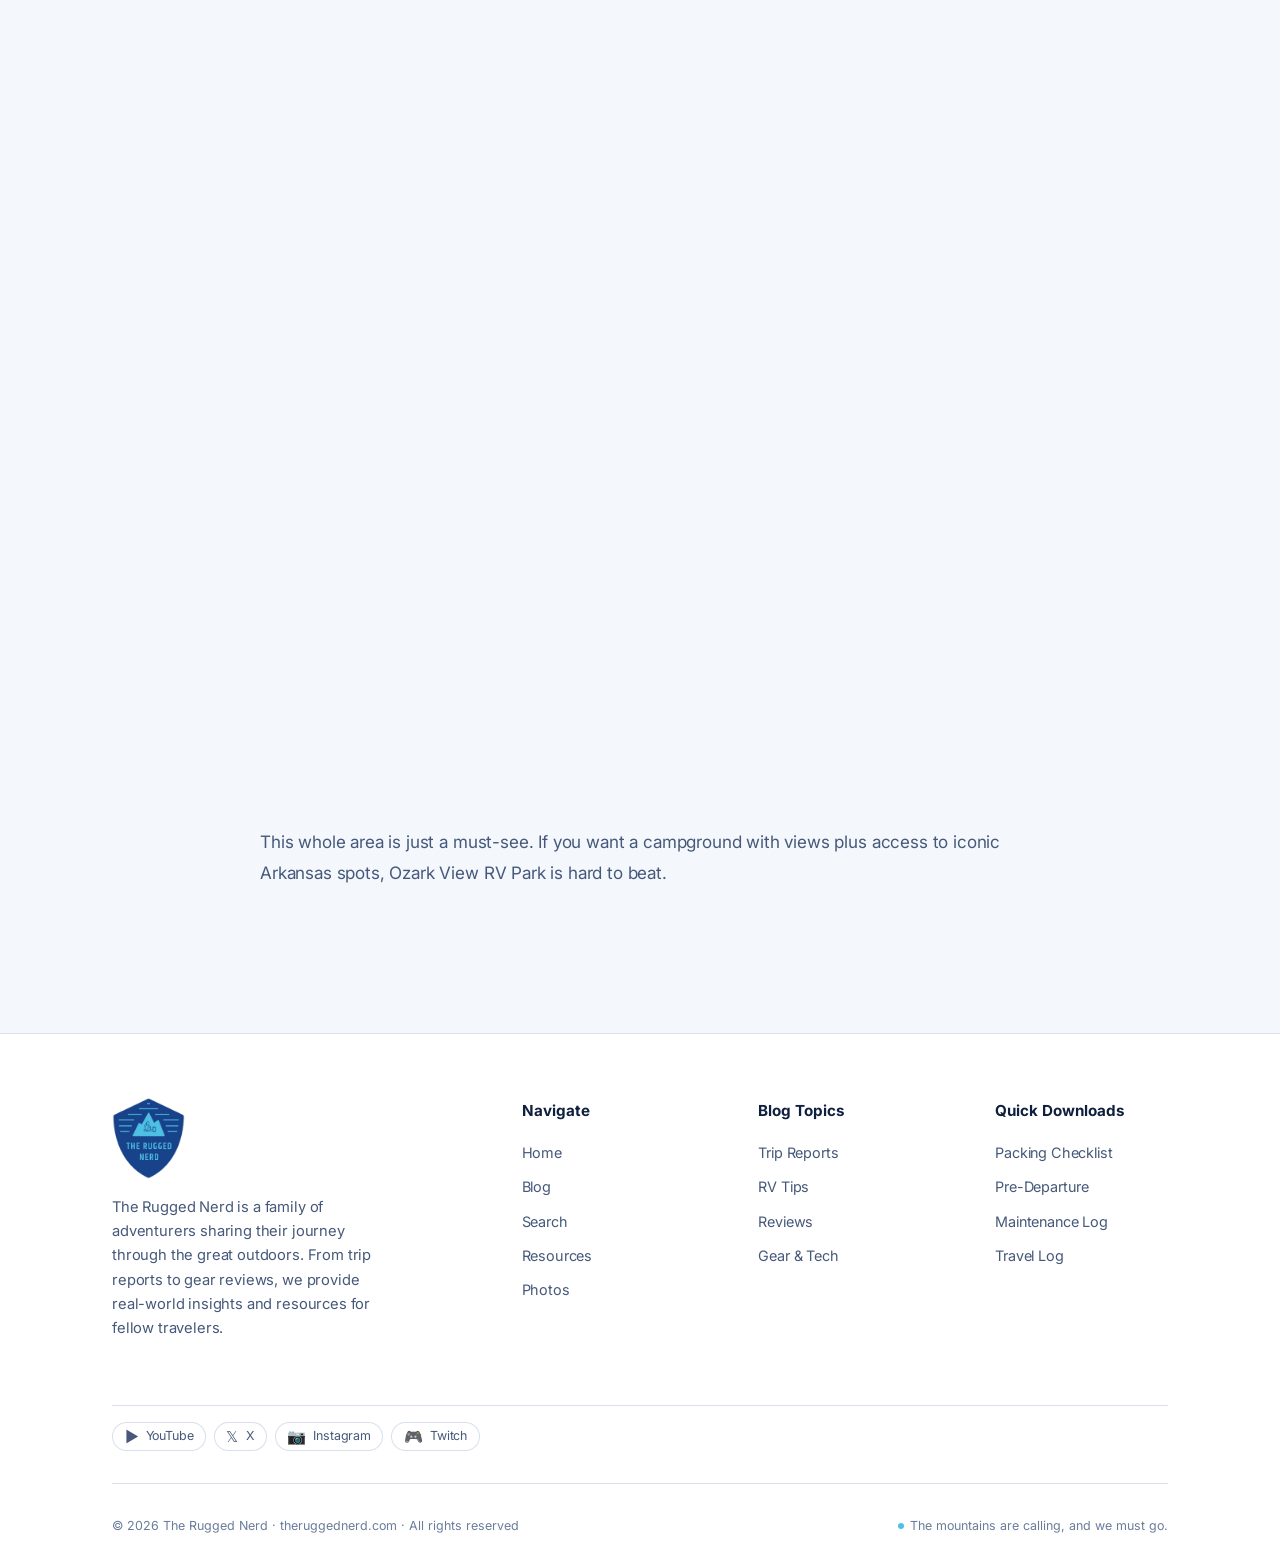
<file: blog/north-arkansas-a-weekend-with-a-view.html>
<!doctype html>
<html lang="en">
  <head>
    <!-- Google tag (gtag.js) -->
    <script
      async
      src="https://www.googletagmanager.com/gtag/js?id=G-SMY50ZDZZF"
    ></script>
    <script>
      window.dataLayer = window.dataLayer || [];
      function gtag() {
        dataLayer.push(arguments);
      }
      gtag("js", new Date());

      gtag("config", "G-SMY50ZDZZF");
    </script>
    <meta charset="UTF-8" />
    <meta name="viewport" content="width=device-width, initial-scale=1.0" />
    <meta
      name="description"
      content="Camping at Ozark View RV Park in Omaha, Arkansas, with scenic access to Pedestal Rocks, Magazine Mountain, hidden falls, and unforgettable Arkansas views."
    />
    <title>North Arkansas — A Weekend With A View | The Rugged Nerd</title>
    <link
      rel="canonical"
      href="https://theruggednerd.com/blog/north-arkansas-a-weekend-with-a-view.html"
    />
    <meta
      name="robots"
      content="index,follow,max-image-preview:large,max-snippet:-1,max-video-preview:-1"
    />
    <meta property="og:locale" content="en_US" />
    <meta property="og:type" content="article" />
    <meta property="og:site_name" content="The Rugged Nerd" />
    <meta
      property="og:title"
      content="North Arkansas — A Weekend With A View | The Rugged Nerd"
    />
    <meta
      property="og:description"
      content="Camping at Ozark View RV Park in Omaha, Arkansas, with scenic access to Pedestal Rocks, Magazine Mountain, hidden falls, and unforgettable Arkansas views."
    />
    <meta
      property="og:url"
      content="https://theruggednerd.com/blog/north-arkansas-a-weekend-with-a-view.html"
    />
    <meta
      property="og:image"
      content="https://theruggednerd.com/images/photos/north-arkansas-a-weekend-with-a-view/magazine_mountain.jpg"
    />
    <meta property="article:published_time" content="2026-01-27" />
    <meta property="article:author" content="The Rugged Nerd" />
    <meta name="twitter:card" content="summary_large_image" />
    <meta name="twitter:site" content="@theruggednerd" />
    <meta
      name="twitter:title"
      content="North Arkansas — A Weekend With A View | The Rugged Nerd"
    />
    <meta
      name="twitter:description"
      content="Camping at Ozark View RV Park in Omaha, Arkansas, with scenic access to Pedestal Rocks, Magazine Mountain, hidden falls, and unforgettable Arkansas views."
    />
    <meta
      name="twitter:image"
      content="https://theruggednerd.com/images/photos/north-arkansas-a-weekend-with-a-view/magazine_mountain.jpg"
    />
    <script type="application/ld+json">
      {
        "@context": "https://schema.org",
        "@type": "BlogPosting",
        "headline": "North Arkansas — A Weekend With A View",
        "description": "Camping at Ozark View RV Park in Omaha, Arkansas, with scenic access to Pedestal Rocks, Magazine Mountain, hidden falls, and unforgettable Arkansas views.",
        "image": "https://theruggednerd.com/images/photos/north-arkansas-a-weekend-with-a-view/magazine_mountain.jpg",
        "datePublished": "2026-01-27",
        "dateModified": "2026-01-27",
        "url": "https://theruggednerd.com/blog/north-arkansas-a-weekend-with-a-view.html",
        "mainEntityOfPage": {
          "@type": "WebPage",
          "@id": "https://theruggednerd.com/blog/north-arkansas-a-weekend-with-a-view.html"
        },
        "author": {
          "@type": "Person",
          "name": "The Rugged Nerd"
        },
        "publisher": {
          "@type": "Organization",
          "name": "The Rugged Nerd",
          "logo": {
            "@type": "ImageObject",
            "url": "https://theruggednerd.com/images/shield.png"
          }
        }
      }
    </script>
    <link rel="stylesheet" href="../css/styles.css" />
    <link
      rel="icon"
      href="data:image/svg+xml,<svg xmlns='http://www.w3.org/2000/svg' viewBox='0 0 100 100'><text y='.9em' font-size='90'>🪓</text></svg>"
    />
  </head>
  <body>
    <!-- ══════════════════════ HEADER ══════════════════════ -->
    <header class="site-header">
      <div class="header-inner">
        <a
          href="../index.html"
          class="logo-link"
          aria-label="The Rugged Nerd — Home"
        >
          <img
            src="../images/shield.png"
            alt="The Rugged Nerd"
            width="90"
            height="90"
          />
        </a>
        <nav class="main-nav" id="main-nav" aria-label="Main navigation">
          <ul>
            <li><a href="../index.html">Home</a></li>
            <li><a href="../blog.html">Blog</a></li>
            <li><a href="../resources.html">Resources</a></li>
            <li><a href="../photos.html">Photos</a></li>
          </ul>
        </nav>
        <button
          class="nav-toggle"
          aria-controls="main-nav"
          aria-expanded="false"
          aria-label="Toggle navigation"
        >
          <span></span><span></span><span></span>
        </button>
      </div>
    </header>

    <!-- ══════════════════════ POST ══════════════════════ -->
    <main>
      <div class="container">
        <article class="post-content">
          <nav class="breadcrumb" aria-label="Breadcrumb">
            <a href="../index.html">Home</a>
            <span class="breadcrumb-sep">/</span>
            <a href="../blog.html">Blog</a>
            <span class="breadcrumb-sep">/</span>
            <span>North Arkansas — A Weekend With A View</span>
          </nav>

          <header class="post-header">
            <div class="post-meta-row">
              <span class="blog-cat trips">Trips</span>
              <span class="blog-date">January 27, 2026</span>
              <span class="blog-date">By theruggednerd</span>
            </div>
            <h1>North Arkansas — A Weekend With A View</h1>
          </header>

          <div class="post-hero-image post-hero-image-fit">
            <img
              src="../images/photos/north-arkansas-a-weekend-with-a-view/magazine_mountain.jpg"
              alt="Magazine Mountain view near Ozark View RV Park in Arkansas"
              loading="eager"
            />
          </div>

          <div class="post-body">
            <p>
              We camped at <strong>Ozark View RV Park</strong> in Omaha,
              Arkansas, and this area instantly moved into our must-see
              category. From the campground itself, you get beautiful views that
              make you want to slow down and stay outside a little longer.
            </p>

            <h2>Why We Loved Ozark View RV Park</h2>
            <p>
              The campground is spacious, comfortable, and easy to settle into.
              It has that relaxed small-campground feel where you can actually
              unwind, and it is a great home base for families who want a mix of
              scenic drives and short adventure runs.
            </p>

            <h2>Scenery in Every Direction</h2>
            <p>
              Access to some of the most scenic views in Arkansas is a huge
              reason this trip stood out. We explored overlooks and forest roads
              that gave us incredible perspective on the region, including
              stretches near <strong>Ouachita National Forest</strong> that were
              absolutely worth the drive.
            </p>

            <h2>Highlights From This Trip</h2>
            <ul>
              <li>
                <strong>Pedestal Rocks</strong> for unique formations and big
                views
              </li>
              <li>
                <strong>Magazine Mountain</strong> for sweeping Arkansas scenery
              </li>
              <li>
                A couple of <strong>off-the-path waterfalls</strong> we stumbled
                across while exploring side roads and trail pull-offs
              </li>
            </ul>

            <h2>Photo Gallery</h2>
            <div
              class="photo-grid"
              role="list"
              aria-label="Arkansas trip photos"
            >
              <figure class="photo-item" role="listitem">
                <img
                  src="../images/photos/north-arkansas-a-weekend-with-a-view/campsite.jpg"
                  alt="Campsite setup at Ozark View RV Park"
                  loading="lazy"
                />
                <figcaption class="photo-caption">
                  Camp setup
                  <span>Ozark View RV Park, Omaha AR</span>
                </figcaption>
              </figure>

              <figure class="photo-item" role="listitem">
                <img
                  src="../images/photos/north-arkansas-a-weekend-with-a-view/treeline.jpg"
                  alt="Tree line and scenic hillside near the campground"
                  loading="lazy"
                />
                <figcaption class="photo-caption">
                  Morning treeline views
                  <span>Scenery straight from camp</span>
                </figcaption>
              </figure>

              <figure class="photo-item" role="listitem">
                <img
                  src="../images/photos/north-arkansas-a-weekend-with-a-view/pedestal_rock.jpg"
                  alt="Pedestal Rocks area with dramatic rock formations"
                  loading="lazy"
                />
                <figcaption class="photo-caption">
                  Pedestal Rocks
                  <span>One of our top stops in the area</span>
                </figcaption>
              </figure>

              <figure class="photo-item" role="listitem">
                <img
                  src="../images/photos/north-arkansas-a-weekend-with-a-view/magazine_mountain.jpg"
                  alt="Scenic overlook at Magazine Mountain"
                  loading="lazy"
                />
                <figcaption class="photo-caption">
                  Magazine Mountain
                  <span>Wide-open Arkansas views</span>
                </figcaption>
              </figure>

              <figure class="photo-item" role="listitem">
                <img
                  src="../images/photos/north-arkansas-a-weekend-with-a-view/hidden_falls_1.jpg"
                  alt="Hidden waterfall discovered off the main route"
                  loading="lazy"
                />
                <figcaption class="photo-caption">
                  Hidden falls #1
                  <span>Off-the-path surprise</span>
                </figcaption>
              </figure>

              <figure class="photo-item" role="listitem">
                <img
                  src="../images/photos/north-arkansas-a-weekend-with-a-view/hidden_falls_2.jpg"
                  alt="Second hidden waterfall in a wooded Arkansas area"
                  loading="lazy"
                />
                <figcaption class="photo-caption">
                  Hidden falls #2
                  <span>Another unexpected gem</span>
                </figcaption>
              </figure>

              <figure class="photo-item" role="listitem">
                <img
                  src="../images/photos/north-arkansas-a-weekend-with-a-view/cliff_sitting.jpg"
                  alt="Relaxing on a cliffside overlook during the trip"
                  loading="lazy"
                />
                <figcaption class="photo-caption">
                  Cliffside break
                  <span>One of those stop-and-soak-it-in moments</span>
                </figcaption>
              </figure>

              <figure class="photo-item" role="listitem">
                <img
                  src="../images/photos/north-arkansas-a-weekend-with-a-view/rock_water.jpg"
                  alt="Rock and water detail near a creek in Arkansas"
                  loading="lazy"
                />
                <figcaption class="photo-caption">
                  Trailside water and stone
                  <span>The little details were just as beautiful</span>
                </figcaption>
              </figure>

              <figure class="photo-item" role="listitem">
                <img
                  src="../images/photos/north-arkansas-a-weekend-with-a-view/map_route.jpg"
                  alt="Route map from the Arkansas camping trip"
                  loading="lazy"
                />
                <figcaption class="photo-caption">
                  Route planning
                  <span>A weekend that packed in a lot of scenery</span>
                </figcaption>
              </figure>

              <figure class="photo-item" role="listitem">
                <img
                  src="../images/photos/north-arkansas-a-weekend-with-a-view/blackstone_steaks.jpg"
                  alt="Camp meal on the Blackstone during the Arkansas trip"
                  loading="lazy"
                />
                <figcaption class="photo-caption">
                  Camp dinner done right
                  <span>Blackstone steaks after a full day out</span>
                </figcaption>
              </figure>

              <figure class="photo-item" role="listitem">
                <img
                  src="../images/photos/north-arkansas-a-weekend-with-a-view/20210320_124332.jpg"
                  alt="Arkansas trip moment from the Omaha area"
                  loading="lazy"
                />
                <figcaption class="photo-caption">
                  More from the weekend
                  <span>Beautiful and absolutely worth the trip</span>
                </figcaption>
              </figure>
            </div>

            <p>
              This whole area is just a must-see. If you want a campground with
              views plus access to iconic Arkansas spots, Ozark View RV Park is
              hard to beat.
            </p>
          </div>
        </article>
      </div>
    </main>

    <!-- ══════════════════════ FOOTER ══════════════════════ -->
    <footer class="site-footer">
      <div class="container">
        <div class="footer-grid">
          <div class="footer-brand">
            <a href="../index.html" class="logo-link">
              <img
                src="../images/shield.png"
                alt="The Rugged Nerd"
                width="90"
                height="90"
              />
            </a>
            <p>
              The Rugged Nerd is a family of adventurers sharing their journey
              through the great outdoors. From trip reports to gear reviews, we
              provide real-world insights and resources for fellow travelers.
            </p>
          </div>
          <div class="footer-col">
            <h4>Navigate</h4>
            <ul>
              <li><a href="../index.html">Home</a></li>
              <li><a href="../blog.html">Blog</a></li>
              <li><a href="../search.html">Search</a></li>
              <li><a href="../resources.html">Resources</a></li>
              <li><a href="../photos.html">Photos</a></li>
            </ul>
          </div>
          <div class="footer-col">
            <h4>Blog Topics</h4>
            <ul>
              <li><a href="../blog.html?cat=trips">Trip Reports</a></li>
              <li><a href="../blog.html?cat=tips">RV Tips</a></li>
              <li><a href="../blog.html?cat=reviews">Reviews</a></li>
              <li><a href="../blog.html?cat=gear">Gear &amp; Tech</a></li>
            </ul>
          </div>
          <div class="footer-col">
            <h4>Quick Downloads</h4>
            <ul>
              <li>
                <a href="../assets/downloads/packing-checklist-family.pdf"
                  >Packing Checklist</a
                >
              </li>
              <li>
                <a href="../assets/downloads/pre-departure-full.pdf"
                  >Pre-Departure</a
                >
              </li>
              <li>
                <a href="../assets/downloads/maintenance-log-trailer.pdf"
                  >Maintenance Log</a
                >
              </li>
              <li>
                <a href="../assets/downloads/travel-log-trip.pdf">Travel Log</a>
              </li>
            </ul>
          </div>
        </div>
        <div class="footer-social" aria-label="Social media links">
          <a
            class="social-link"
            href="https://www.youtube.com/@theruggednerd"
            target="_blank"
            rel="noopener noreferrer"
            aria-label="The Rugged Nerd on YouTube"
          >
            <span class="social-icon" aria-hidden="true">▶</span>
            <span>YouTube</span>
          </a>
          <a
            class="social-link"
            href="https://x.com/theruggednerd"
            target="_blank"
            rel="noopener noreferrer"
            aria-label="The Rugged Nerd on X"
          >
            <span class="social-icon" aria-hidden="true">𝕏</span>
            <span>X</span>
          </a>
          <a
            class="social-link"
            href="https://www.instagram.com/theruggednerd/"
            target="_blank"
            rel="noopener noreferrer"
            aria-label="The Rugged Nerd on Instagram"
          >
            <span class="social-icon" aria-hidden="true">📷</span>
            <span>Instagram</span>
          </a>
          <a
            class="social-link"
            href="https://www.twitch.tv/theruggednerd"
            target="_blank"
            rel="noopener noreferrer"
            aria-label="The Rugged Nerd on Twitch"
          >
            <span class="social-icon" aria-hidden="true">🎮</span>
            <span>Twitch</span>
          </a>
        </div>
        <div class="footer-bottom">
          <span class="footer-copy"
            >© 2026 The Rugged Nerd · theruggednerd.com · All rights
            reserved</span
          >
          <span class="footer-tagline"
            ><span class="dot"></span>The mountains are calling, and we must
            go.</span
          >
        </div>
      </div>
    </footer>

    <script src="../js/main.js"></script>
  </body>
</html>
</file>
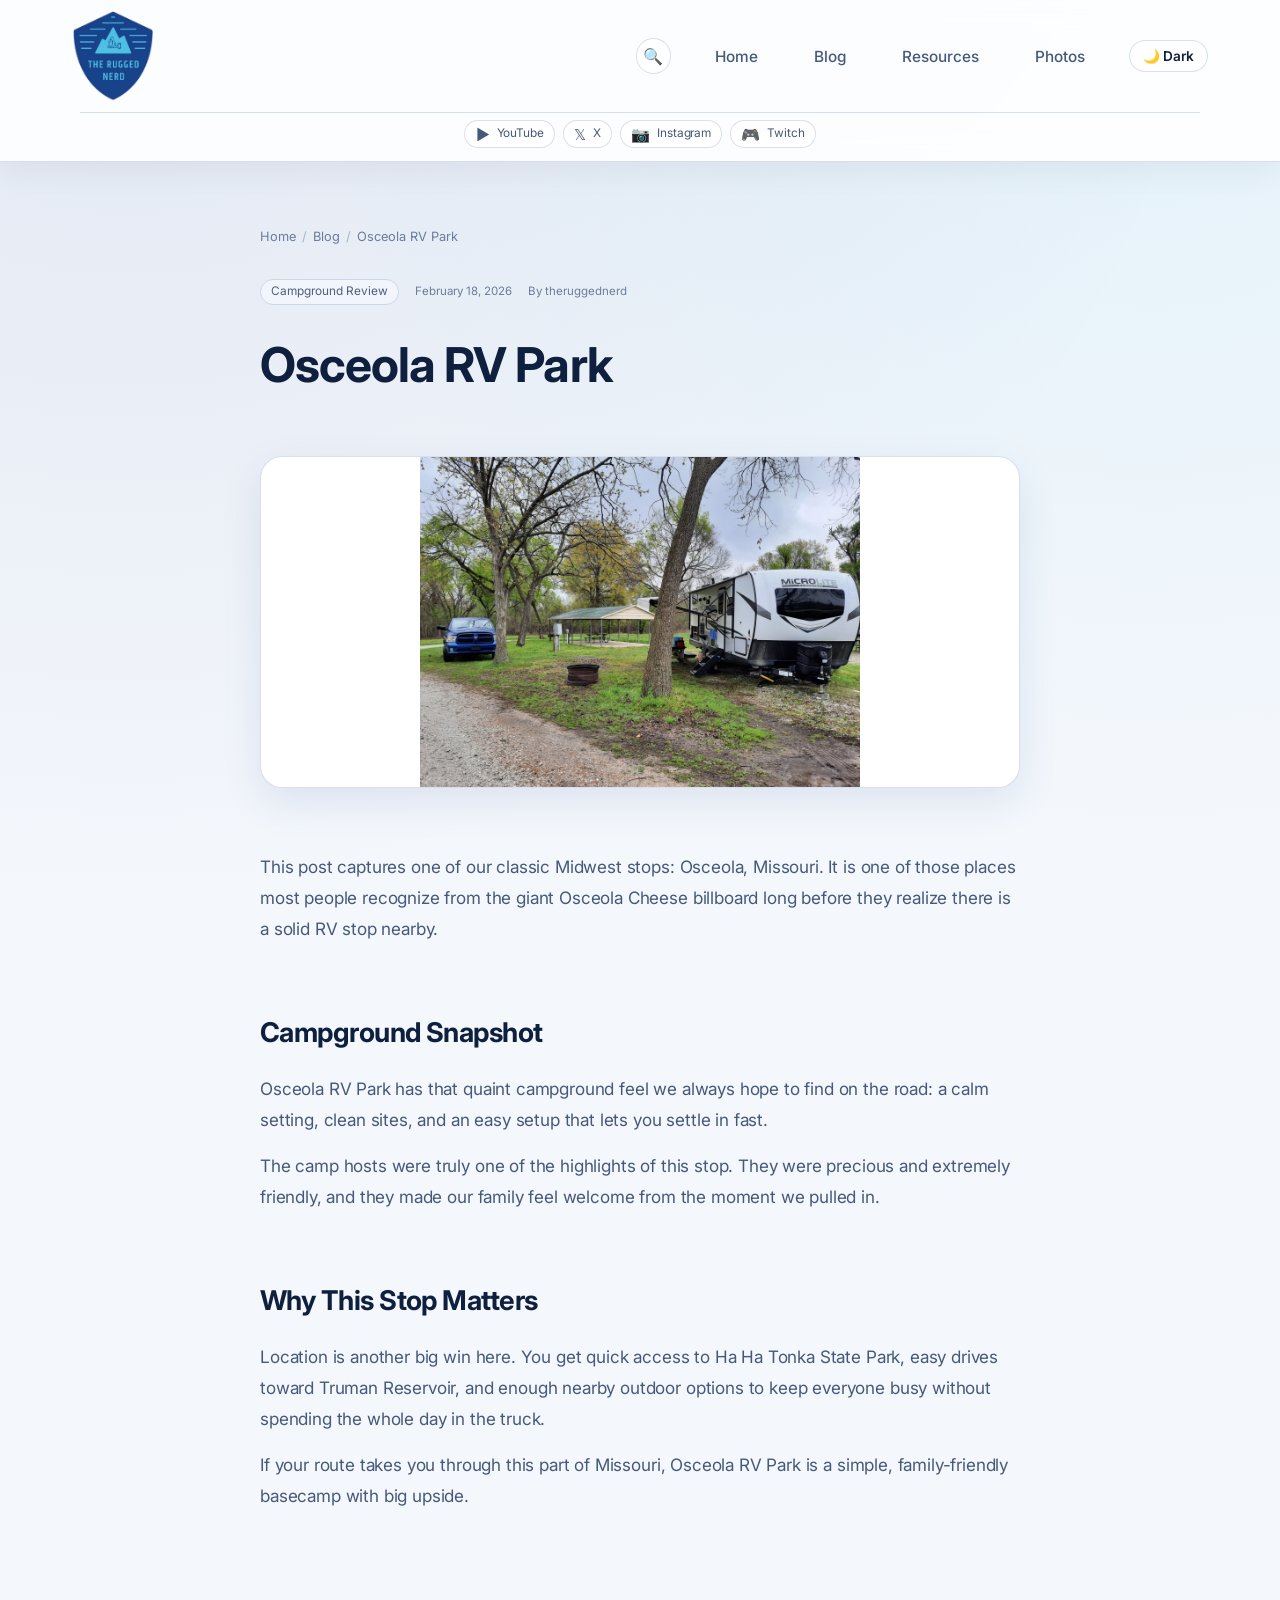
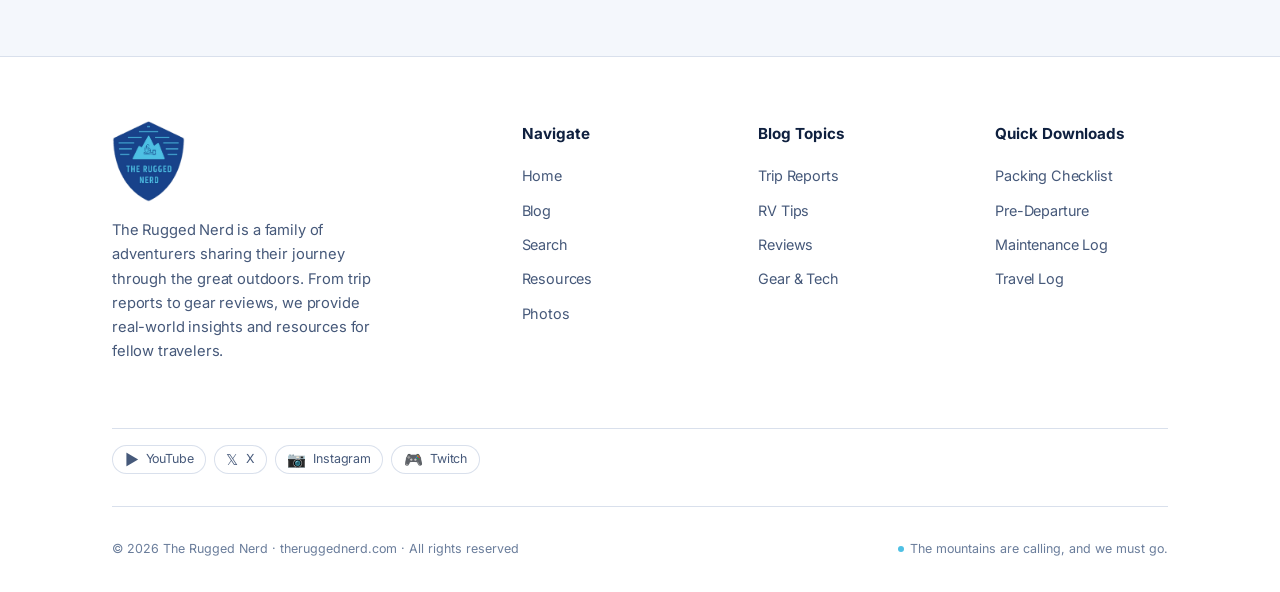
<file: blog/osceola-rv-park.html>
<!doctype html>
<html lang="en">
  <head>
    <!-- Google tag (gtag.js) -->
    <script
      async
      src="https://www.googletagmanager.com/gtag/js?id=G-SMY50ZDZZF"
    ></script>
    <script>
      window.dataLayer = window.dataLayer || [];
      function gtag() {
        dataLayer.push(arguments);
      }
      gtag("js", new Date());

      gtag("config", "G-SMY50ZDZZF");
    </script>
    <meta charset="UTF-8" />
    <meta name="viewport" content="width=device-width, initial-scale=1.0" />
    <meta
      name="description"
      content="A post about Osceola RV Park in Missouri and why this stop stood out for The Rugged Nerd crew."
    />
    <title>Osceola RV Park | The Rugged Nerd</title>
    <link
      rel="canonical"
      href="https://theruggednerd.com/blog/osceola-rv-park.html"
    />
    <meta
      name="robots"
      content="index,follow,max-image-preview:large,max-snippet:-1,max-video-preview:-1"
    />
    <meta property="og:locale" content="en_US" />
    <meta property="og:type" content="article" />
    <meta property="og:site_name" content="The Rugged Nerd" />
    <meta property="og:title" content="Osceola RV Park | The Rugged Nerd" />
    <meta
      property="og:description"
      content="A post about Osceola RV Park in Missouri and why this stop stood out for The Rugged Nerd crew."
    />
    <meta
      property="og:url"
      content="https://theruggednerd.com/blog/osceola-rv-park.html"
    />
    <meta
      property="og:image"
      content="https://theruggednerd.com/images/photos/osceola-rv-park/Osceola.jpg"
    />
    <meta property="article:published_time" content="2026-02-18" />
    <meta property="article:author" content="The Rugged Nerd" />
    <meta name="twitter:card" content="summary_large_image" />
    <meta name="twitter:site" content="@theruggednerd" />
    <meta name="twitter:title" content="Osceola RV Park | The Rugged Nerd" />
    <meta
      name="twitter:description"
      content="A post about Osceola RV Park in Missouri and why this stop stood out for The Rugged Nerd crew."
    />
    <meta
      name="twitter:image"
      content="https://theruggednerd.com/images/photos/osceola-rv-park/Osceola.jpg"
    />
    <script type="application/ld+json">
      {
        "@context": "https://schema.org",
        "@type": "BlogPosting",
        "headline": "Osceola RV Park",
        "description": "A post about Osceola RV Park in Missouri and why this stop stood out for The Rugged Nerd crew.",
        "image": "https://theruggednerd.com/images/photos/osceola-rv-park/Osceola.jpg",
        "datePublished": "2026-02-18",
        "dateModified": "2026-02-18",
        "url": "https://theruggednerd.com/blog/osceola-rv-park.html",
        "mainEntityOfPage": {
          "@type": "WebPage",
          "@id": "https://theruggednerd.com/blog/osceola-rv-park.html"
        },
        "author": {
          "@type": "Person",
          "name": "The Rugged Nerd"
        },
        "publisher": {
          "@type": "Organization",
          "name": "The Rugged Nerd",
          "logo": {
            "@type": "ImageObject",
            "url": "https://theruggednerd.com/images/shield.png"
          }
        }
      }
    </script>
    <link rel="stylesheet" href="../css/styles.css" />
    <link
      rel="icon"
      href="data:image/svg+xml,<svg xmlns='http://www.w3.org/2000/svg' viewBox='0 0 100 100'><text y='.9em' font-size='90'>🪓</text></svg>"
    />
  </head>
  <body>
    <!-- ══════════════════════ HEADER ══════════════════════ -->
    <header class="site-header">
      <div class="header-inner">
        <a
          href="../index.html"
          class="logo-link"
          aria-label="The Rugged Nerd — Home"
        >
          <img
            src="../images/shield.png"
            alt="The Rugged Nerd"
            width="90"
            height="90"
          />
        </a>
        <nav class="main-nav" id="main-nav" aria-label="Main navigation">
          <ul>
            <li><a href="../index.html">Home</a></li>
            <li><a href="../blog.html">Blog</a></li>
            <li><a href="../resources.html">Resources</a></li>
            <li><a href="../photos.html">Photos</a></li>
          </ul>
        </nav>
        <button
          class="nav-toggle"
          aria-controls="main-nav"
          aria-expanded="false"
          aria-label="Toggle navigation"
        >
          <span></span><span></span><span></span>
        </button>
      </div>
    </header>

    <!-- ══════════════════════ POST ══════════════════════ -->
    <main>
      <div class="container">
        <article class="post-content">
          <nav class="breadcrumb" aria-label="Breadcrumb">
            <a href="../index.html">Home</a>
            <span class="breadcrumb-sep">/</span>
            <a href="../blog.html">Blog</a>
            <span class="breadcrumb-sep">/</span>
            <span>Osceola RV Park</span>
          </nav>

          <header class="post-header">
            <div class="post-meta-row">
              <span class="blog-cat reviews">Campground Review</span>
              <span class="blog-date">February 18, 2026</span>
              <span class="blog-date">By theruggednerd</span>
            </div>
            <h1>Osceola RV Park</h1>
          </header>

          <div class="post-hero-image post-hero-image-fit">
            <img
              src="../images/photos/osceola-rv-park/Osceola.jpg"
              alt="Osceola RV Park featured view"
              loading="eager"
            />
          </div>

          <div class="post-body">
            <p>
              This post captures one of our classic Midwest stops: Osceola,
              Missouri. It is one of those places most people recognize from the
              giant Osceola Cheese billboard long before they realize there is a
              solid RV stop nearby.
            </p>

            <h2>Campground Snapshot</h2>
            <p>
              Osceola RV Park has that quaint campground feel we always hope to
              find on the road: a calm setting, clean sites, and an easy setup
              that lets you settle in fast.
            </p>
            <p>
              The camp hosts were truly one of the highlights of this stop. They
              were precious and extremely friendly, and they made our family
              feel welcome from the moment we pulled in.
            </p>

            <h2>Why This Stop Matters</h2>
            <p>
              Location is another big win here. You get quick access to Ha Ha
              Tonka State Park, easy drives toward Truman Reservoir, and enough
              nearby outdoor options to keep everyone busy without spending the
              whole day in the truck.
            </p>

            <p>
              If your route takes you through this part of Missouri, Osceola RV
              Park is a simple, family-friendly basecamp with big upside.
            </p>
          </div>
        </article>
      </div>
    </main>

    <!-- ══════════════════════ FOOTER ══════════════════════ -->
    <footer class="site-footer">
      <div class="container">
        <div class="footer-grid">
          <div class="footer-brand">
            <a href="../index.html" class="logo-link">
              <img
                src="../images/shield.png"
                alt="The Rugged Nerd"
                width="90"
                height="90"
              />
            </a>
            <p>
              The Rugged Nerd is a family of adventurers sharing their journey
              through the great outdoors. From trip reports to gear reviews, we
              provide real-world insights and resources for fellow travelers.
            </p>
          </div>
          <div class="footer-col">
            <h4>Navigate</h4>
            <ul>
              <li><a href="../index.html">Home</a></li>
              <li><a href="../blog.html">Blog</a></li>
              <li><a href="../search.html">Search</a></li>
              <li><a href="../resources.html">Resources</a></li>
              <li><a href="../photos.html">Photos</a></li>
            </ul>
          </div>
          <div class="footer-col">
            <h4>Blog Topics</h4>
            <ul>
              <li><a href="../blog.html?cat=trips">Trip Reports</a></li>
              <li><a href="../blog.html?cat=tips">RV Tips</a></li>
              <li><a href="../blog.html?cat=reviews">Reviews</a></li>
              <li><a href="../blog.html?cat=gear">Gear &amp; Tech</a></li>
            </ul>
          </div>
          <div class="footer-col">
            <h4>Quick Downloads</h4>
            <ul>
              <li>
                <a href="../assets/downloads/packing-checklist-family.pdf"
                  >Packing Checklist</a
                >
              </li>
              <li>
                <a href="../assets/downloads/pre-departure-full.pdf"
                  >Pre-Departure</a
                >
              </li>
              <li>
                <a href="../assets/downloads/maintenance-log-trailer.pdf"
                  >Maintenance Log</a
                >
              </li>
              <li>
                <a href="../assets/downloads/travel-log-trip.pdf">Travel Log</a>
              </li>
            </ul>
          </div>
        </div>
        <div class="footer-social" aria-label="Social media links">
          <a
            class="social-link"
            href="https://www.youtube.com/@theruggednerd"
            target="_blank"
            rel="noopener noreferrer"
            aria-label="The Rugged Nerd on YouTube"
          >
            <span class="social-icon" aria-hidden="true">▶</span>
            <span>YouTube</span>
          </a>
          <a
            class="social-link"
            href="https://x.com/theruggednerd"
            target="_blank"
            rel="noopener noreferrer"
            aria-label="The Rugged Nerd on X"
          >
            <span class="social-icon" aria-hidden="true">𝕏</span>
            <span>X</span>
          </a>
          <a
            class="social-link"
            href="https://www.instagram.com/theruggednerd/"
            target="_blank"
            rel="noopener noreferrer"
            aria-label="The Rugged Nerd on Instagram"
          >
            <span class="social-icon" aria-hidden="true">📷</span>
            <span>Instagram</span>
          </a>
          <a
            class="social-link"
            href="https://www.twitch.tv/theruggednerd"
            target="_blank"
            rel="noopener noreferrer"
            aria-label="The Rugged Nerd on Twitch"
          >
            <span class="social-icon" aria-hidden="true">🎮</span>
            <span>Twitch</span>
          </a>
        </div>
        <div class="footer-bottom">
          <span class="footer-copy"
            >© 2026 The Rugged Nerd · theruggednerd.com · All rights
            reserved</span
          >
          <span class="footer-tagline"
            ><span class="dot"></span>The mountains are calling, and we must
            go.</span
          >
        </div>
      </div>
    </footer>

    <script src="../js/main.js"></script>
  </body>
</html>
</file>
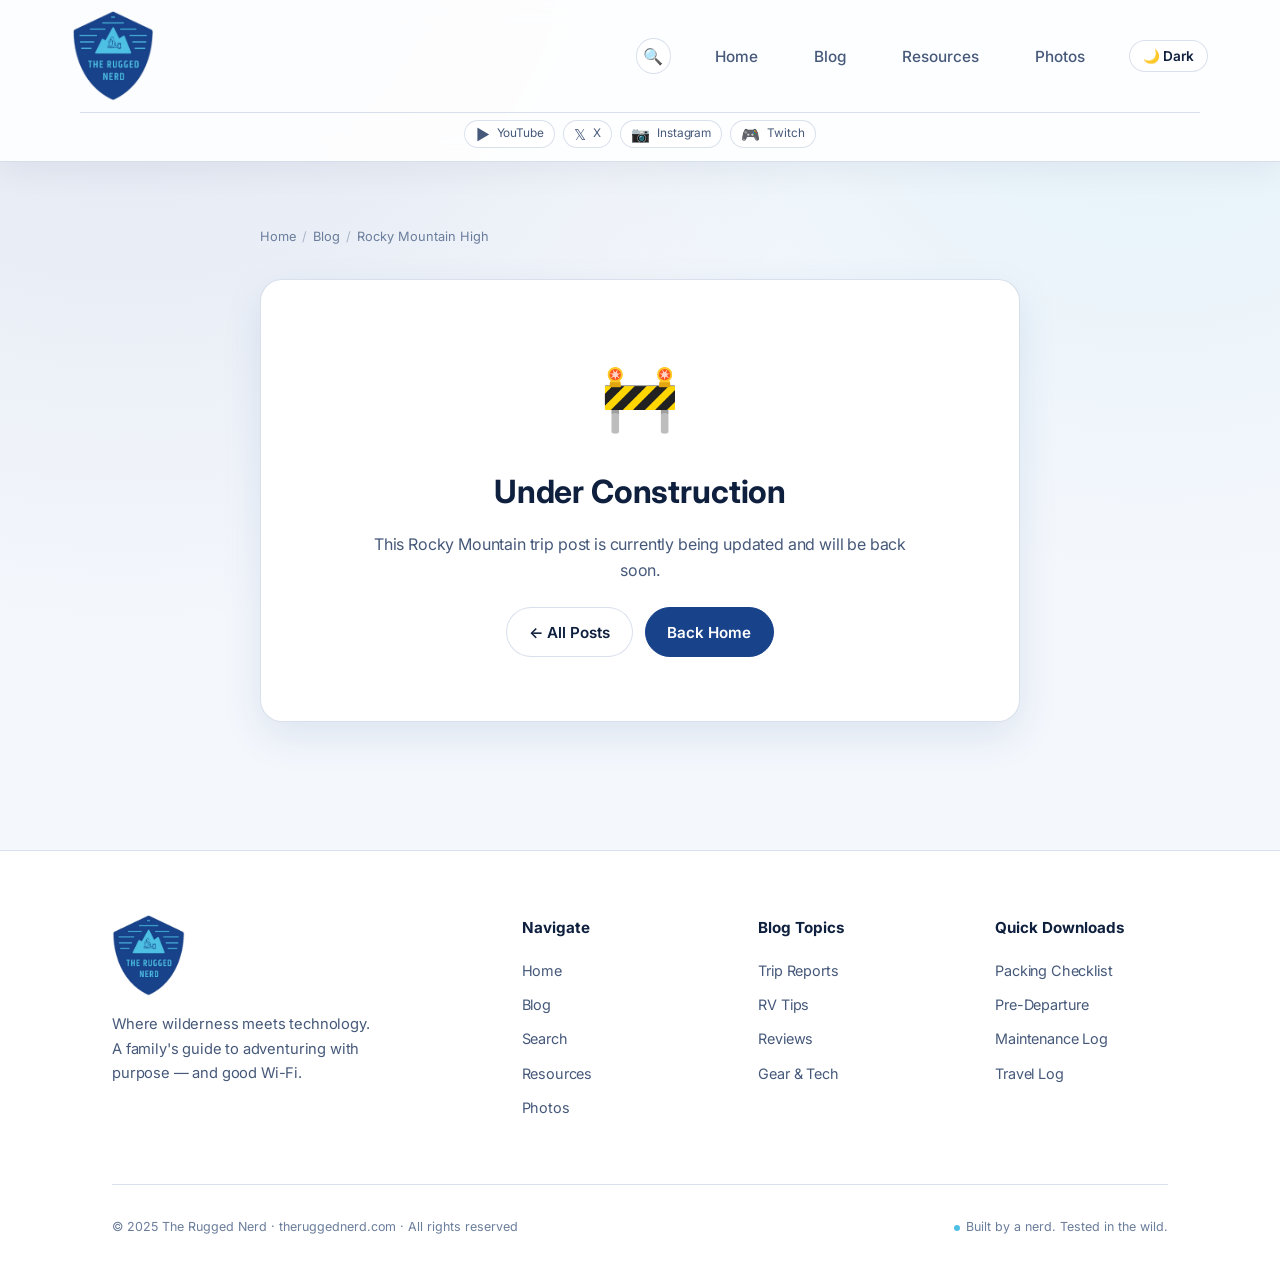
<file: blog/rocky-mountain-trip.html>
<!doctype html>
<html lang="en">
  <head>
    <!-- Google tag (gtag.js) -->
    <script
      async
      src="https://www.googletagmanager.com/gtag/js?id=G-SMY50ZDZZF"
    ></script>
    <script>
      window.dataLayer = window.dataLayer || [];
      function gtag() {
        dataLayer.push(arguments);
      }
      gtag("js", new Date());

      gtag("config", "G-SMY50ZDZZF");
    </script>
    <meta charset="UTF-8" />
    <meta name="viewport" content="width=device-width, initial-scale=1.0" />
    <meta
      name="description"
      content="Rocky Mountain High post — currently under construction."
    />
    <title>Rocky Mountain High — Under Construction | The Rugged Nerd</title>
    <link rel="stylesheet" href="../css/styles.css" />
    <link
      rel="icon"
      href="data:image/svg+xml,<svg xmlns='http://www.w3.org/2000/svg' viewBox='0 0 100 100'><text y='.9em' font-size='90'>🪓</text></svg>"
    />
  </head>
  <body>
    <!-- ══════════════════════ HEADER ══════════════════════ -->
    <header class="site-header">
      <div class="header-inner">
        <a
          href="../index.html"
          class="logo-link"
          aria-label="The Rugged Nerd — Home"
        >
          <img
            src="../images/shield.png"
            alt="The Rugged Nerd"
            width="90"
            height="90"
          />
        </a>
        <nav class="main-nav" id="main-nav" aria-label="Main navigation">
          <ul>
            <li><a href="../index.html">Home</a></li>
            <li><a href="../blog.html">Blog</a></li>
            <li><a href="../resources.html">Resources</a></li>
            <li><a href="../photos.html">Photos</a></li>
          </ul>
        </nav>
        <button
          class="nav-toggle"
          aria-controls="main-nav"
          aria-expanded="false"
          aria-label="Toggle navigation"
        >
          <span></span><span></span><span></span>
        </button>
      </div>
    </header>

    <!-- ══════════════════════ POST ══════════════════════ -->
    <main>
      <div class="container">
        <div class="post-content">
          <nav class="breadcrumb" aria-label="Breadcrumb">
            <a href="../index.html">Home</a>
            <span class="breadcrumb-sep">/</span>
            <a href="../blog.html">Blog</a>
            <span class="breadcrumb-sep">/</span>
            <span>Rocky Mountain High</span>
          </nav>

          <div
            style="
              text-align: center;
              padding: 4rem 2rem;
              background: var(--color-bg-card);
              border: 1px solid var(--color-border);
              border-radius: var(--radius-lg);
              box-shadow: var(--shadow-card);
            "
          >
            <div style="font-size: 4rem; margin-bottom: 1rem">🚧</div>
            <h1
              style="
                font-family: var(--font-heading);
                color: var(--color-text);
                margin-bottom: 0.75rem;
              "
            >
              Under Construction
            </h1>
            <p
              style="
                max-width: 560px;
                margin: 0 auto;
                color: var(--color-text-muted);
              "
            >
              This Rocky Mountain trip post is currently being updated and will
              be back soon.
            </p>
            <div
              style="
                margin-top: 1.5rem;
                display: flex;
                justify-content: center;
                gap: 0.75rem;
                flex-wrap: wrap;
              "
            >
              <a href="../blog.html" class="btn btn-outline">← All Posts</a>
              <a href="../index.html" class="btn btn-primary">Back Home</a>
            </div>
          </div>
        </div>
      </div>
    </main>

    <!-- ══════════════════════ FOOTER ══════════════════════ -->
    <footer class="site-footer">
      <div class="container">
        <div class="footer-grid">
          <div class="footer-brand">
            <a href="../index.html" class="logo-link">
              <img
                src="../images/shield.png"
                alt="The Rugged Nerd"
                width="90"
                height="90"
              />
            </a>
            <p>
              Where wilderness meets technology. A family's guide to adventuring
              with purpose — and good Wi-Fi.
            </p>
          </div>
          <div class="footer-col">
            <h4>Navigate</h4>
            <ul>
              <li><a href="../index.html">Home</a></li>
              <li><a href="../blog.html">Blog</a></li>
              <li><a href="../search.html">Search</a></li>
              <li><a href="../resources.html">Resources</a></li>
              <li><a href="../photos.html">Photos</a></li>
            </ul>
          </div>
          <div class="footer-col">
            <h4>Blog Topics</h4>
            <ul>
              <li><a href="../blog.html">Trip Reports</a></li>
              <li><a href="../blog.html">RV Tips</a></li>
              <li><a href="../blog.html">Reviews</a></li>
              <li><a href="../blog.html">Gear &amp; Tech</a></li>
            </ul>
          </div>
          <div class="footer-col">
            <h4>Quick Downloads</h4>
            <ul>
              <li>
                <a href="../assets/downloads/packing-checklist-family.pdf"
                  >Packing Checklist</a
                >
              </li>
              <li>
                <a href="../assets/downloads/pre-departure-full.pdf"
                  >Pre-Departure</a
                >
              </li>
              <li>
                <a href="../assets/downloads/maintenance-log-trailer.pdf"
                  >Maintenance Log</a
                >
              </li>
              <li>
                <a href="../assets/downloads/travel-log-trip.pdf">Travel Log</a>
              </li>
            </ul>
          </div>
        </div>
        <div class="footer-bottom">
          <span class="footer-copy"
            >© 2025 The Rugged Nerd · theruggednerd.com · All rights
            reserved</span
          >
          <span class="footer-tagline"
            ><span class="dot"></span>Built by a nerd. Tested in the wild.</span
          >
        </div>
      </div>
    </footer>

    <script src="../js/main.js"></script>
  </body>
</html>
</file>
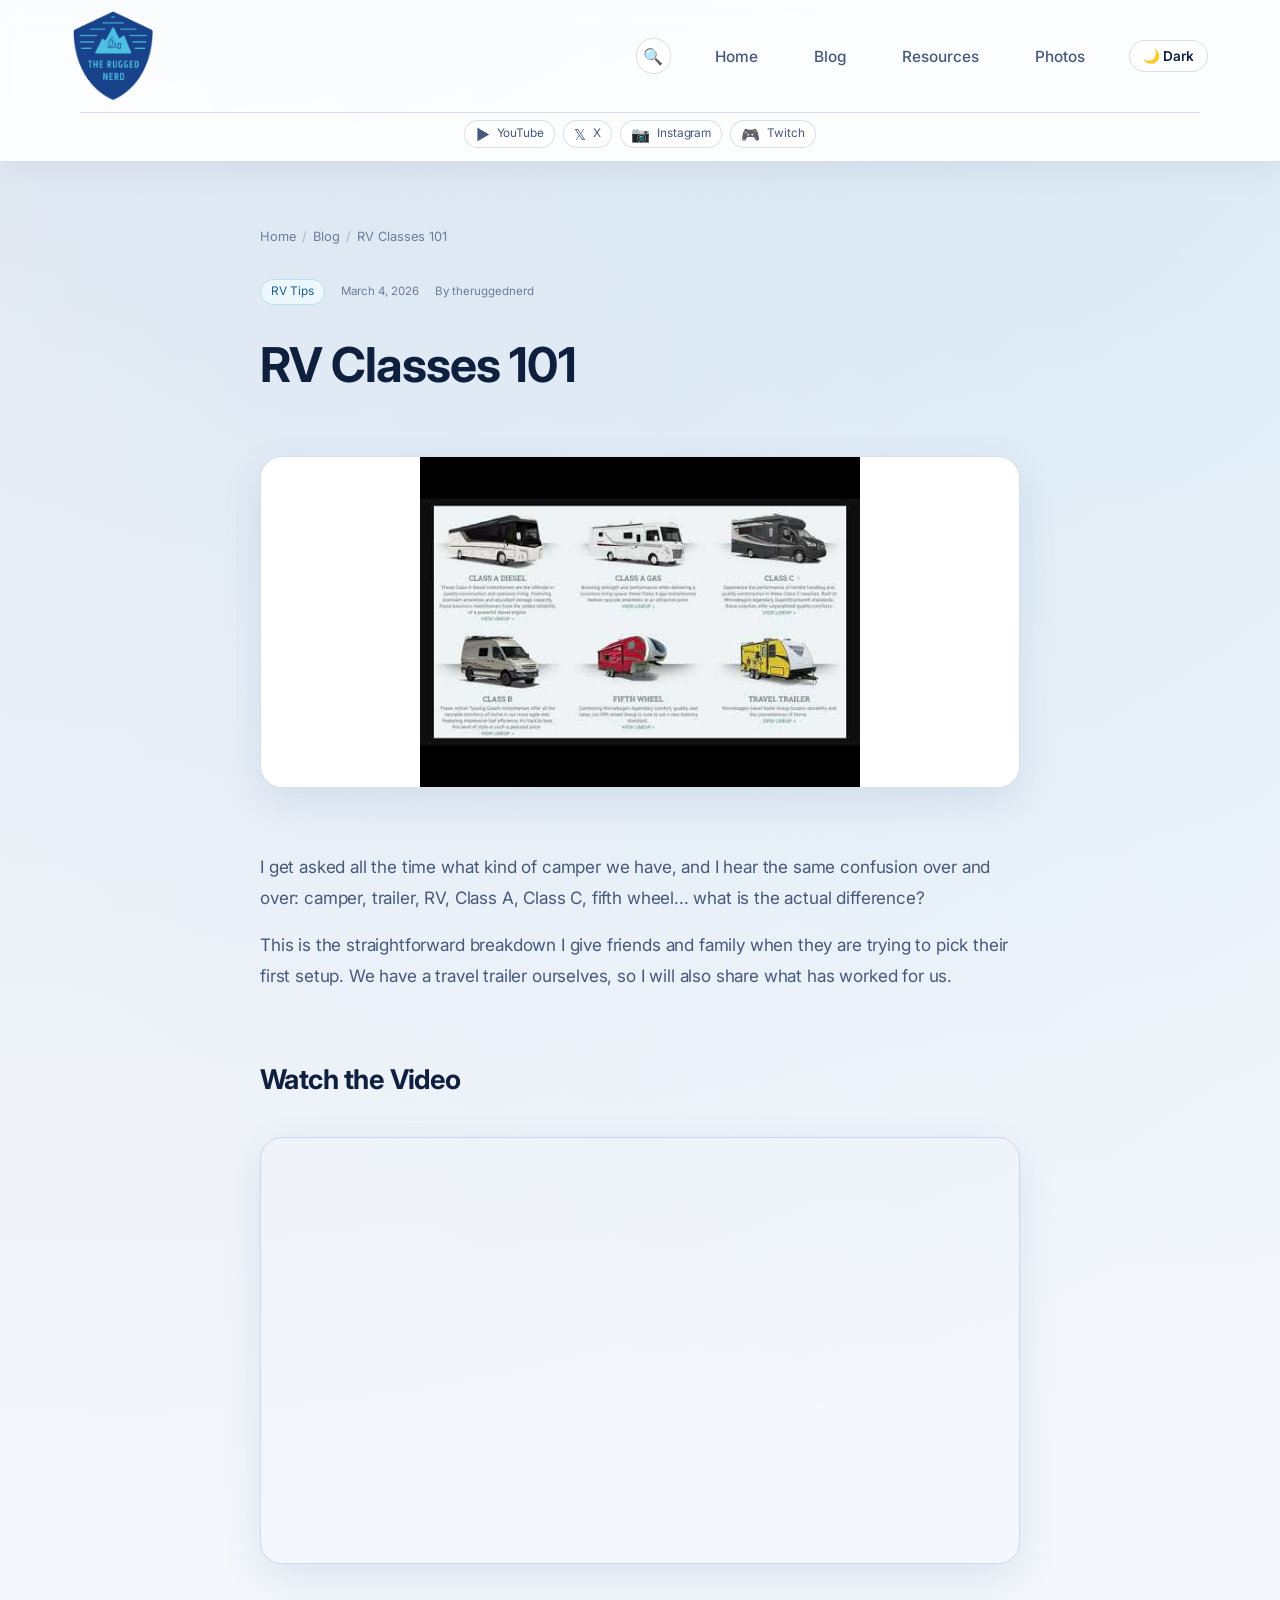
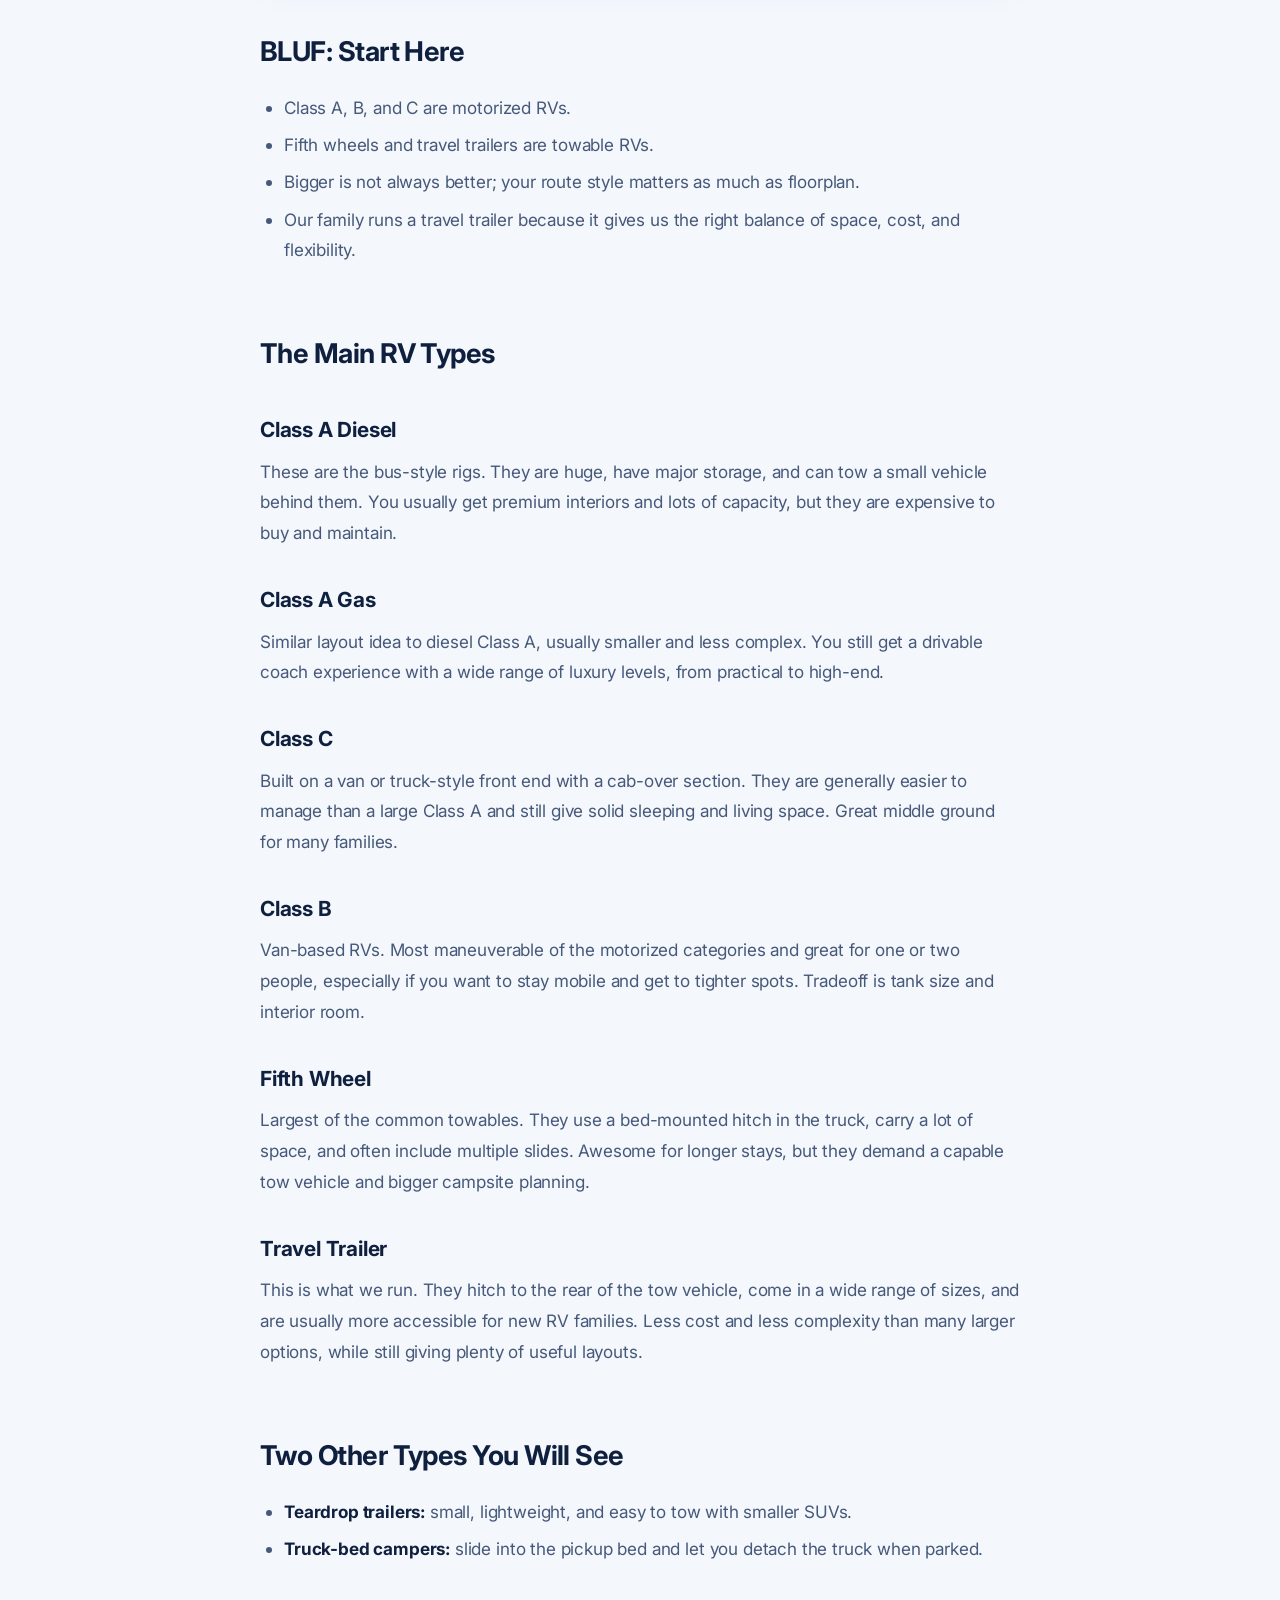
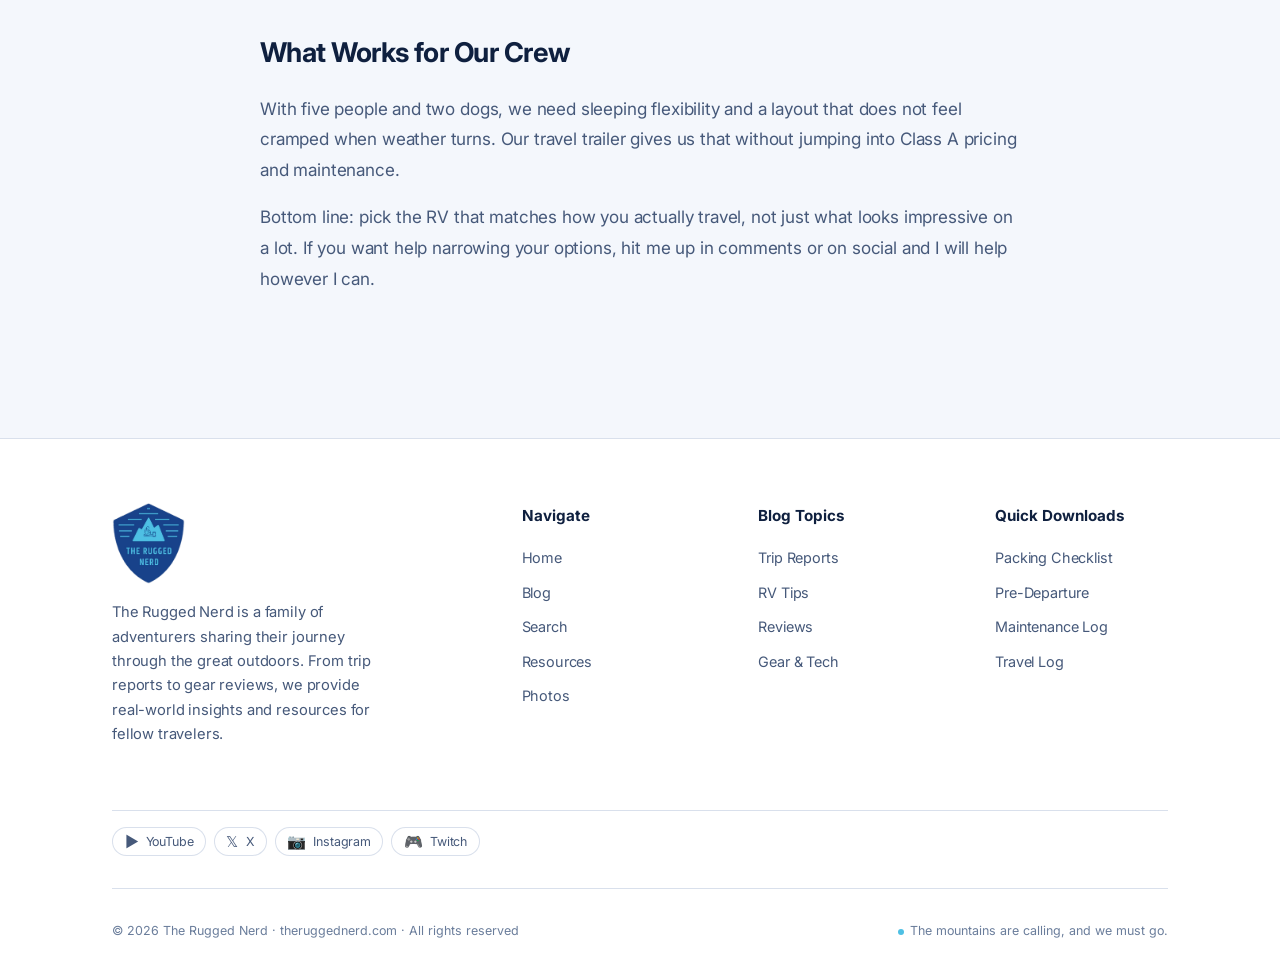
<file: blog/rv-classes-101.html>
<!doctype html>
<html lang="en">
  <head>
    <!-- Google tag (gtag.js) -->
    <script
      async
      src="https://www.googletagmanager.com/gtag/js?id=G-SMY50ZDZZF"
    ></script>
    <script>
      window.dataLayer = window.dataLayer || [];
      function gtag() {
        dataLayer.push(arguments);
      }
      gtag("js", new Date());

      gtag("config", "G-SMY50ZDZZF");
    </script>
    <meta charset="UTF-8" />
    <meta name="viewport" content="width=device-width, initial-scale=1.0" />
    <meta
      name="description"
      content="RV Classes 101 from The Rugged Nerd: Class A, B, C, fifth wheels, and travel trailers explained in plain language with family-focused tips."
    />
    <title>RV Classes 101 | The Rugged Nerd</title>
    <link
      rel="canonical"
      href="https://theruggednerd.com/blog/rv-classes-101.html"
    />
    <meta
      name="robots"
      content="index,follow,max-image-preview:large,max-snippet:-1,max-video-preview:-1"
    />
    <meta property="og:locale" content="en_US" />
    <meta property="og:type" content="article" />
    <meta property="og:site_name" content="The Rugged Nerd" />
    <meta property="og:title" content="RV Classes 101 | The Rugged Nerd" />
    <meta
      property="og:description"
      content="RV Classes 101 from The Rugged Nerd: Class A, B, C, fifth wheels, and travel trailers explained in plain language with family-focused tips."
    />
    <meta
      property="og:url"
      content="https://theruggednerd.com/blog/rv-classes-101.html"
    />
    <meta
      property="og:image"
      content="https://theruggednerd.com/images/photos/rv-classes-101/thumbnail.jpg"
    />
    <meta property="article:published_time" content="2026-03-04" />
    <meta property="article:author" content="The Rugged Nerd" />
    <meta name="twitter:card" content="summary_large_image" />
    <meta name="twitter:site" content="@theruggednerd" />
    <meta name="twitter:title" content="RV Classes 101 | The Rugged Nerd" />
    <meta
      name="twitter:description"
      content="RV Classes 101 from The Rugged Nerd: Class A, B, C, fifth wheels, and travel trailers explained in plain language with family-focused tips."
    />
    <meta
      name="twitter:image"
      content="https://theruggednerd.com/images/photos/rv-classes-101/thumbnail.jpg"
    />
    <script type="application/ld+json">
      {
        "@context": "https://schema.org",
        "@type": "BlogPosting",
        "headline": "RV Classes 101",
        "description": "RV Classes 101 from The Rugged Nerd: Class A, B, C, fifth wheels, and travel trailers explained in plain language with family-focused tips.",
        "image": "https://theruggednerd.com/images/photos/rv-classes-101/thumbnail.jpg",
        "datePublished": "2026-03-04",
        "dateModified": "2026-03-04",
        "url": "https://theruggednerd.com/blog/rv-classes-101.html",
        "mainEntityOfPage": {
          "@type": "WebPage",
          "@id": "https://theruggednerd.com/blog/rv-classes-101.html"
        },
        "author": {
          "@type": "Person",
          "name": "The Rugged Nerd"
        },
        "publisher": {
          "@type": "Organization",
          "name": "The Rugged Nerd",
          "logo": {
            "@type": "ImageObject",
            "url": "https://theruggednerd.com/images/shield.png"
          }
        }
      }
    </script>
    <link rel="stylesheet" href="../css/styles.css" />
    <link
      rel="icon"
      href="data:image/svg+xml,<svg xmlns='http://www.w3.org/2000/svg' viewBox='0 0 100 100'><text y='.9em' font-size='90'>🪓</text></svg>"
    />
  </head>
  <body>
    <header class="site-header">
      <div class="header-inner">
        <a
          href="../index.html"
          class="logo-link"
          aria-label="The Rugged Nerd — Home"
        >
          <img
            src="../images/shield.png"
            alt="The Rugged Nerd"
            width="90"
            height="90"
          />
        </a>
        <nav class="main-nav" id="main-nav" aria-label="Main navigation">
          <ul>
            <li><a href="../index.html">Home</a></li>
            <li><a href="../blog.html">Blog</a></li>
            <li><a href="../resources.html">Resources</a></li>
            <li><a href="../photos.html">Photos</a></li>
          </ul>
        </nav>
        <button
          class="nav-toggle"
          aria-controls="main-nav"
          aria-expanded="false"
          aria-label="Toggle navigation"
        >
          <span></span><span></span><span></span>
        </button>
      </div>
    </header>

    <main>
      <div class="container">
        <article class="post-content">
          <nav class="breadcrumb" aria-label="Breadcrumb">
            <a href="../index.html">Home</a>
            <span class="breadcrumb-sep">/</span>
            <a href="../blog.html">Blog</a>
            <span class="breadcrumb-sep">/</span>
            <span>RV Classes 101</span>
          </nav>

          <header class="post-header">
            <div class="post-meta-row">
              <span class="blog-cat tips">RV Tips</span>
              <span class="blog-date">March 4, 2026</span>
              <span class="blog-date">By theruggednerd</span>
            </div>
            <h1>RV Classes 101</h1>
          </header>

          <div class="post-hero-image post-hero-image-fit">
            <img
              src="../images/photos/rv-classes-101/thumbnail.jpg"
              alt="RV Classes 101 video thumbnail"
              loading="eager"
            />
          </div>

          <div class="post-body">
            <p>
              I get asked all the time what kind of camper we have, and I hear
              the same confusion over and over: camper, trailer, RV, Class A,
              Class C, fifth wheel... what is the actual difference?
            </p>

            <p>
              This is the straightforward breakdown I give friends and family
              when they are trying to pick their first setup. We have a travel
              trailer ourselves, so I will also share what has worked for us.
            </p>

            <h2>Watch the Video</h2>
            <div class="video-embed">
              <iframe
                width="560"
                height="315"
                src="https://www.youtube.com/embed/QlfbCXAzD3E?si=4Bnd91V8fLSHsggm"
                title="YouTube video player"
                frameborder="0"
                allow="
                  accelerometer;
                  autoplay;
                  clipboard-write;
                  encrypted-media;
                  gyroscope;
                  picture-in-picture;
                  web-share;
                "
                referrerpolicy="strict-origin-when-cross-origin"
                allowfullscreen
              ></iframe>
            </div>

            <h2>BLUF: Start Here</h2>
            <ul>
              <li>Class A, B, and C are motorized RVs.</li>
              <li>Fifth wheels and travel trailers are towable RVs.</li>
              <li>
                Bigger is not always better; your route style matters as much as
                floorplan.
              </li>
              <li>
                Our family runs a travel trailer because it gives us the right
                balance of space, cost, and flexibility.
              </li>
            </ul>

            <h2>The Main RV Types</h2>

            <h3>Class A Diesel</h3>
            <p>
              These are the bus-style rigs. They are huge, have major storage,
              and can tow a small vehicle behind them. You usually get premium
              interiors and lots of capacity, but they are expensive to buy and
              maintain.
            </p>

            <h3>Class A Gas</h3>
            <p>
              Similar layout idea to diesel Class A, usually smaller and less
              complex. You still get a drivable coach experience with a wide
              range of luxury levels, from practical to high-end.
            </p>

            <h3>Class C</h3>
            <p>
              Built on a van or truck-style front end with a cab-over section.
              They are generally easier to manage than a large Class A and still
              give solid sleeping and living space. Great middle ground for many
              families.
            </p>

            <h3>Class B</h3>
            <p>
              Van-based RVs. Most maneuverable of the motorized categories and
              great for one or two people, especially if you want to stay mobile
              and get to tighter spots. Tradeoff is tank size and interior room.
            </p>

            <h3>Fifth Wheel</h3>
            <p>
              Largest of the common towables. They use a bed-mounted hitch in
              the truck, carry a lot of space, and often include multiple
              slides. Awesome for longer stays, but they demand a capable tow
              vehicle and bigger campsite planning.
            </p>

            <h3>Travel Trailer</h3>
            <p>
              This is what we run. They hitch to the rear of the tow vehicle,
              come in a wide range of sizes, and are usually more accessible for
              new RV families. Less cost and less complexity than many larger
              options, while still giving plenty of useful layouts.
            </p>

            <h2>Two Other Types You Will See</h2>
            <ul>
              <li>
                <strong>Teardrop trailers:</strong> small, lightweight, and easy
                to tow with smaller SUVs.
              </li>
              <li>
                <strong>Truck-bed campers:</strong> slide into the pickup bed
                and let you detach the truck when parked.
              </li>
            </ul>

            <h2>What Works for Our Crew</h2>
            <p>
              With five people and two dogs, we need sleeping flexibility and a
              layout that does not feel cramped when weather turns. Our travel
              trailer gives us that without jumping into Class A pricing and
              maintenance.
            </p>

            <p>
              Bottom line: pick the RV that matches how you actually travel, not
              just what looks impressive on a lot. If you want help narrowing
              your options, hit me up in comments or on social and I will help
              however I can.
            </p>
          </div>
        </article>
      </div>
    </main>

    <footer class="site-footer">
      <div class="container">
        <div class="footer-grid">
          <div class="footer-brand">
            <a href="../index.html" class="logo-link">
              <img
                src="../images/shield.png"
                alt="The Rugged Nerd"
                width="90"
                height="90"
              />
            </a>
            <p>
              The Rugged Nerd is a family of adventurers sharing their journey
              through the great outdoors. From trip reports to gear reviews, we
              provide real-world insights and resources for fellow travelers.
            </p>
          </div>
          <div class="footer-col">
            <h4>Navigate</h4>
            <ul>
              <li><a href="../index.html">Home</a></li>
              <li><a href="../blog.html">Blog</a></li>
              <li><a href="../search.html">Search</a></li>
              <li><a href="../resources.html">Resources</a></li>
              <li><a href="../photos.html">Photos</a></li>
            </ul>
          </div>
          <div class="footer-col">
            <h4>Blog Topics</h4>
            <ul>
              <li><a href="../blog.html?cat=trips">Trip Reports</a></li>
              <li><a href="../blog.html?cat=tips">RV Tips</a></li>
              <li><a href="../blog.html?cat=reviews">Reviews</a></li>
              <li><a href="../blog.html?cat=gear">Gear &amp; Tech</a></li>
            </ul>
          </div>
          <div class="footer-col">
            <h4>Quick Downloads</h4>
            <ul>
              <li>
                <a href="../assets/downloads/packing-checklist-family.pdf"
                  >Packing Checklist</a
                >
              </li>
              <li>
                <a href="../assets/downloads/pre-departure-full.pdf"
                  >Pre-Departure</a
                >
              </li>
              <li>
                <a href="../assets/downloads/maintenance-log-trailer.pdf"
                  >Maintenance Log</a
                >
              </li>
              <li>
                <a href="../assets/downloads/travel-log-trip.pdf">Travel Log</a>
              </li>
            </ul>
          </div>
        </div>
        <div class="footer-social" aria-label="Social media links">
          <a
            class="social-link"
            href="https://www.youtube.com/@theruggednerd"
            target="_blank"
            rel="noopener noreferrer"
            aria-label="The Rugged Nerd on YouTube"
          >
            <span class="social-icon" aria-hidden="true">▶</span>
            <span>YouTube</span>
          </a>
          <a
            class="social-link"
            href="https://x.com/theruggednerd"
            target="_blank"
            rel="noopener noreferrer"
            aria-label="The Rugged Nerd on X"
          >
            <span class="social-icon" aria-hidden="true">𝕏</span>
            <span>X</span>
          </a>
          <a
            class="social-link"
            href="https://www.instagram.com/theruggednerd/"
            target="_blank"
            rel="noopener noreferrer"
            aria-label="The Rugged Nerd on Instagram"
          >
            <span class="social-icon" aria-hidden="true">📷</span>
            <span>Instagram</span>
          </a>
          <a
            class="social-link"
            href="https://www.twitch.tv/theruggednerd"
            target="_blank"
            rel="noopener noreferrer"
            aria-label="The Rugged Nerd on Twitch"
          >
            <span class="social-icon" aria-hidden="true">🎮</span>
            <span>Twitch</span>
          </a>
        </div>
        <div class="footer-bottom">
          <span class="footer-copy"
            >© 2026 The Rugged Nerd · theruggednerd.com · All rights
            reserved</span
          >
          <span class="footer-tagline"
            ><span class="dot"></span>The mountains are calling, and we must
            go.</span
          >
        </div>
      </div>
    </footer>

    <script src="../js/main.js"></script>
  </body>
</html>
</file>
<file: css/styles.css>
/* ============================================================
   The Rugged Nerd — Main Stylesheet
   Theme: Woodsy + Adventure meets Technology ("Lumberjack Minority Report")
   ============================================================ */

/* --- Google Fonts --- */
@import url("https://fonts.googleapis.com/css2?family=Inter:wght@400;500;600;700;800&display=swap");

/* --- Design Tokens --- */
:root {
  /* Shield-aligned base */
  --color-bg: #f4f7fc;
  --color-bg-mid: #e8eef7;
  --color-bg-card: #ffffff;
  --color-bg-card-hover: #ffffff;

  /* Brand blues */
  --color-primary: #18428a;
  --color-primary-light: #2f5fa9;
  --color-accent: #18428a;
  --color-accent-dim: #123873;

  /* Supporting tones */
  --color-wood: #6a7891;
  --color-wood-light: #4d5f7d;
  --color-ember: #4ec0e4;
  --color-ember-dim: #2ca8d2;

  /* Text */
  --color-text: #0f203f;
  --color-text-muted: #46597a;
  --color-text-faint: #6a7d9b;

  /* UI */
  --color-border: rgba(24, 66, 138, 0.16);
  --color-border-warm: rgba(24, 66, 138, 0.24);

  /* Typography */
  --font-heading:
    "Inter", -apple-system, BlinkMacSystemFont, "Segoe UI", sans-serif;
  --font-body:
    "Inter", -apple-system, BlinkMacSystemFont, "Segoe UI", sans-serif;
  --font-mono:
    "Inter", -apple-system, BlinkMacSystemFont, "Segoe UI", sans-serif;

  /* Spacing */
  --space-xs: 0.25rem;
  --space-sm: 0.5rem;
  --space-md: 1rem;
  --space-lg: 2rem;
  --space-xl: 4rem;

  /* Radii */
  --radius-sm: 10px;
  --radius-md: 14px;
  --radius-lg: 22px;

  /* Shadows / Glows */
  --glow-green:
    0 0 12px rgba(24, 66, 138, 0.28), 0 0 24px rgba(24, 66, 138, 0.14);
  --glow-ember:
    0 0 12px rgba(78, 192, 228, 0.3), 0 0 24px rgba(78, 192, 228, 0.14);
  --shadow-card: 0 14px 40px rgba(24, 66, 138, 0.1);
}

/* --- Reset & Base --- */
*,
*::before,
*::after {
  box-sizing: border-box;
  margin: 0;
  padding: 0;
}

html {
  scroll-behavior: smooth;
}

body {
  background-color: var(--color-bg);
  color: var(--color-text);
  font-family: var(--font-body);
  font-size: 16px;
  line-height: 1.7;
  min-height: 100vh;
}

/* Subtle woodgrain texture overlay on body */
body::before {
  content: "";
  position: fixed;
  inset: 0;
  background-image:
    repeating-linear-gradient(
      90deg,
      transparent,
      transparent 60px,
      rgba(106, 125, 155, 0.015) 60px,
      rgba(106, 125, 155, 0.015) 62px
    ),
    repeating-linear-gradient(
      0deg,
      transparent,
      transparent 120px,
      rgba(24, 66, 138, 0.02) 120px,
      rgba(24, 66, 138, 0.02) 122px
    );
  pointer-events: none;
  z-index: 0;
}

a {
  color: var(--color-accent);
  text-decoration: none;
  transition:
    color 0.2s,
    text-shadow 0.2s;
}

a:hover {
  color: var(--color-accent-dim);
  text-shadow: var(--glow-green);
}

img {
  max-width: 100%;
  display: block;
}

/* --- Layout Wrapper --- */
.container {
  max-width: 1200px;
  margin: 0 auto;
  padding: 0 var(--space-lg);
}

/* ============================================================
   HEADER / NAVIGATION
   ============================================================ */
.site-header {
  position: sticky;
  top: 0;
  z-index: 100;
  background: rgba(8, 13, 8, 0.92);
  backdrop-filter: blur(12px);
  -webkit-backdrop-filter: blur(12px);
  border-bottom: 1px solid var(--color-border);
}

.header-inner {
  display: flex;
  align-items: center;
  justify-content: space-between;
  height: 72px;
  max-width: 1200px;
  margin: 0 auto;
  padding: 0 var(--space-lg);
}

.logo-link {
  display: flex;
  align-items: center;
  gap: var(--space-sm);
  text-decoration: none;
  flex-shrink: 0;
}

.logo-link img {
  height: 44px;
  width: auto;
}

/* Main Navigation */
.main-nav ul {
  display: flex;
  list-style: none;
  gap: var(--space-lg);
  align-items: center;
}

.main-nav a {
  font-family: var(--font-heading);
  font-size: 1.1rem;
  font-weight: 600;
  letter-spacing: 0.1em;
  text-transform: uppercase;
  color: var(--color-text-muted);
  text-decoration: none;
  padding: var(--space-sm) 0;
  position: relative;
  transition: color 0.2s;
}

.main-nav a::after {
  content: "";
  position: absolute;
  bottom: -2px;
  left: 0;
  width: 0;
  height: 2px;
  background: var(--color-accent);
  box-shadow: var(--glow-green);
  transition: width 0.3s ease;
}

.main-nav a:hover,
.main-nav a.active {
  color: var(--color-accent);
  text-shadow: var(--glow-green);
}

.main-nav a:hover::after,
.main-nav a.active::after {
  width: 100%;
}

/* Hamburger (mobile) */
.nav-toggle {
  display: none;
  background: none;
  border: none;
  cursor: pointer;
  padding: var(--space-sm);
  color: var(--color-text);
}

.nav-toggle span {
  display: block;
  width: 24px;
  height: 2px;
  background: var(--color-accent);
  margin: 5px 0;
  transition: all 0.3s;
  box-shadow: 0 0 6px rgba(24, 66, 138, 0.35);
}

/* ============================================================
   HERO SECTION
   ============================================================ */
.hero {
  position: relative;
  min-height: 85vh;
  display: flex;
  align-items: center;
  overflow: hidden;
  padding: var(--space-xl) 0;
}

.hero-bg {
  position: absolute;
  inset: 0;
  background:
    radial-gradient(
      ellipse 80% 60% at 50% 40%,
      rgba(24, 66, 138, 0.12) 0%,
      transparent 70%
    ),
    radial-gradient(
      ellipse 50% 40% at 80% 80%,
      rgba(78, 192, 228, 0.08) 0%,
      transparent 60%
    ),
    linear-gradient(180deg, rgba(8, 13, 8, 0) 0%, rgba(8, 13, 8, 0.8) 100%);
}

/* Animated circuit grid */
.hero-bg::before {
  content: "";
  position: absolute;
  inset: 0;
  background-image:
    linear-gradient(rgba(24, 66, 138, 0.04) 1px, transparent 1px),
    linear-gradient(90deg, rgba(24, 66, 138, 0.04) 1px, transparent 1px);
  background-size: 60px 60px;
  mask-image: radial-gradient(
    ellipse 70% 70% at 50% 40%,
    black 20%,
    transparent 80%
  );
  -webkit-mask-image: radial-gradient(
    ellipse 70% 70% at 50% 40%,
    black 20%,
    transparent 80%
  );
}

/* Tree silhouettes */
.hero-bg::after {
  content: "";
  position: absolute;
  bottom: 0;
  left: 0;
  right: 0;
  height: 35%;
  background:
    /* multiple tree shapes using clip-path approach via box-shadows */ linear-gradient(
    to top,
    rgba(15, 23, 42, 0.88) 0%,
    transparent 100%
  );
}

.hero-content {
  position: relative;
  z-index: 2;
  max-width: 750px;
}

.hero-layout {
  position: relative;
  z-index: 2;
  display: grid;
  grid-template-columns: minmax(0, 1.08fr) minmax(280px, 0.92fr);
  gap: clamp(1.25rem, 3.5vw, 2.8rem);
  align-items: center;
}

.hero-photo-frame {
  margin: 0;
  position: relative;
  width: min(36vw, 440px);
  max-width: 100%;
  justify-self: end;
  border-radius: 24px;
  overflow: hidden;
  border: none;
  background: transparent;
  box-shadow: 0 14px 30px rgba(24, 66, 138, 0.16);
  isolation: isolate;
}

.hero-photo-frame img {
  width: 100%;
  height: auto;
  object-fit: initial;
  object-position: center top;
  display: block;
  filter: none;
}

.hero-photo-frame::before {
  content: "";
  position: absolute;
  inset: 0;
  pointer-events: none;
  z-index: 2;
  background: radial-gradient(
    ellipse 88% 92% at 50% 50%,
    rgba(244, 247, 252, 0) 56%,
    rgba(244, 247, 252, 0.48) 74%,
    rgba(244, 247, 252, 0.8) 88%,
    rgba(244, 247, 252, 1) 100%
  );
}

.hero-photo-frame::after {
  content: none;
}

.hero-eyebrow {
  font-family: var(--font-mono);
  font-size: 0.85rem;
  color: var(--color-accent);
  letter-spacing: 0.2em;
  text-transform: uppercase;
  margin-bottom: var(--space-md);
  display: flex;
  align-items: center;
  gap: var(--space-sm);
}

.hero-eyebrow::before {
  content: "";
  width: 40px;
  height: 1px;
  background: var(--color-accent);
  box-shadow: var(--glow-green);
}

.hero h1 {
  font-family: var(--font-heading);
  font-size: clamp(2.8rem, 6vw, 5rem);
  font-weight: 700;
  line-height: 1.05;
  letter-spacing: 0.02em;
  margin-bottom: var(--space-lg);
  color: var(--color-text);
}

.hero h1 .accent-green {
  color: var(--color-accent);
  text-shadow: var(--glow-green);
}

.hero h1 .accent-wood {
  color: var(--color-ember-dim);
}

.hero-desc {
  font-size: 1.15rem;
  color: var(--color-text-muted);
  margin-bottom: var(--space-lg);
  max-width: 580px;
}

.hero-actions {
  display: flex;
  gap: var(--space-md);
  flex-wrap: wrap;
}

/* ============================================================
   BUTTONS
   ============================================================ */
.btn {
  display: inline-flex;
  align-items: center;
  gap: var(--space-sm);
  font-family: var(--font-heading);
  font-size: 1rem;
  font-weight: 600;
  letter-spacing: 0.1em;
  text-transform: uppercase;
  padding: 0.75rem 1.75rem;
  border-radius: var(--radius-sm);
  transition: all 0.25s ease;
  cursor: pointer;
  border: 2px solid transparent;
  text-decoration: none;
}

.btn-primary {
  background: var(--color-accent);
  color: var(--color-bg);
  border-color: var(--color-accent);
}

.btn-primary:hover {
  background: transparent;
  color: var(--color-accent);
  box-shadow: var(--glow-green);
  text-shadow: none;
}

.btn-outline {
  background: transparent;
  color: var(--color-text-muted);
  border-color: var(--color-border-warm);
}

.btn-outline:hover {
  border-color: var(--color-ember-dim);
  color: var(--color-ember-dim);
  box-shadow: var(--glow-ember);
  text-shadow: none;
}

/* ============================================================
   SECTION TITLES
   ============================================================ */
.section-header {
  margin-bottom: var(--space-xl);
  position: relative;
}

.section-eyebrow {
  font-family: var(--font-mono);
  font-size: 0.78rem;
  color: var(--color-text-faint);
  letter-spacing: 0.25em;
  text-transform: uppercase;
  margin-bottom: var(--space-sm);
}

.section-title {
  font-family: var(--font-heading);
  font-size: clamp(1.8rem, 3.5vw, 2.8rem);
  font-weight: 700;
  letter-spacing: 0.03em;
  color: var(--color-text);
  line-height: 1.1;
}

.section-title .accent {
  color: var(--color-accent);
}

.section-divider {
  width: 60px;
  height: 3px;
  background: linear-gradient(90deg, var(--color-accent), transparent);
  margin-top: var(--space-md);
  border-radius: 2px;
}

/* ============================================================
   FAMILY SECTION (Home page)
   ============================================================ */
.family-section {
  padding: var(--space-xl) 0;
  position: relative;
}

.family-grid {
  display: grid;
  grid-template-columns: 1fr 1fr;
  gap: var(--space-xl);
  align-items: center;
}

.family-image-block {
  position: relative;
}

.family-placeholder-img {
  aspect-ratio: 4/3;
  background: linear-gradient(
    135deg,
    rgba(24, 66, 138, 0.12),
    rgba(106, 125, 155, 0.12)
  );
  border-radius: var(--radius-lg);
  border: 1px solid var(--color-border);
  display: flex;
  align-items: center;
  justify-content: center;
  flex-direction: column;
  gap: var(--space-md);
  color: var(--color-text-muted);
  font-family: var(--font-mono);
  font-size: 0.85rem;
  text-align: center;
  position: relative;
  overflow: hidden;
}

.family-placeholder-img .placeholder-icon {
  font-size: 3rem;
  line-height: 1;
}

.family-placeholder-img img {
  width: 100%;
  height: 100%;
  object-fit: cover;
  display: block;
}

/* Corner accent lines */
.family-placeholder-img::before,
.family-placeholder-img::after {
  content: "";
  position: absolute;
  width: 40px;
  height: 40px;
  border-color: var(--color-accent);
  border-style: solid;
  opacity: 0.4;
}

.family-placeholder-img::before {
  top: 12px;
  left: 12px;
  border-width: 2px 0 0 2px;
}

.family-placeholder-img::after {
  bottom: 12px;
  right: 12px;
  border-width: 0 2px 2px 0;
}

.family-text h2 {
  font-family: var(--font-heading);
  font-size: clamp(1.6rem, 3vw, 2.4rem);
  font-weight: 700;
  margin-bottom: var(--space-md);
  color: var(--color-text);
}

.family-text p {
  color: var(--color-text-muted);
  margin-bottom: var(--space-md);
  font-size: 1.05rem;
}

/* Family member tags */
.family-tags {
  display: flex;
  flex-wrap: wrap;
  gap: var(--space-sm);
  margin-top: var(--space-lg);
}

.family-tag {
  display: inline-flex;
  align-items: center;
  gap: 6px;
  padding: 0.35rem 0.85rem;
  border-radius: 999px;
  font-family: var(--font-mono);
  font-size: 0.8rem;
  border: 1px solid;
}

.family-tag.green {
  border-color: rgba(24, 66, 138, 0.24);
  color: var(--color-accent-dim);
  background: rgba(24, 66, 138, 0.08);
}

.family-tag.wood {
  border-color: rgba(106, 125, 155, 0.3);
  color: var(--color-wood-light);
  background: rgba(106, 125, 155, 0.1);
}

.family-tag.ember {
  border-color: rgba(78, 192, 228, 0.32);
  color: var(--color-ember-dim);
  background: rgba(78, 192, 228, 0.12);
}

/* ============================================================
   FEATURE GRID (3-up section)
   ============================================================ */
.features-section {
  padding: var(--space-xl) 0;
  border-top: 1px solid var(--color-border);
}

.features-grid {
  display: grid;
  grid-template-columns: repeat(3, 1fr);
  gap: var(--space-lg);
}

.feature-card {
  background: var(--color-bg-card);
  border: 1px solid var(--color-border);
  border-radius: var(--radius-lg);
  padding: var(--space-lg);
  position: relative;
  overflow: hidden;
  transition:
    background 0.25s,
    transform 0.25s,
    box-shadow 0.25s;
}

.feature-card:hover {
  background: var(--color-bg-card-hover);
  transform: translateY(-4px);
  box-shadow: var(--shadow-card);
}

.feature-card::before {
  content: "";
  position: absolute;
  top: 0;
  left: 0;
  right: 0;
  height: 2px;
  background: linear-gradient(90deg, var(--color-accent), transparent);
  opacity: 0;
  transition: opacity 0.3s;
}

.feature-card:hover::before {
  opacity: 1;
}

.feature-icon {
  font-size: 2.2rem;
  margin-bottom: var(--space-md);
  display: block;
}

.feature-card h3 {
  font-family: var(--font-heading);
  font-size: 1.3rem;
  font-weight: 600;
  letter-spacing: 0.05em;
  color: var(--color-text);
  margin-bottom: var(--space-sm);
}

.feature-card p {
  color: var(--color-text-muted);
  font-size: 0.95rem;
}

.feature-link {
  display: inline-flex;
  align-items: center;
  gap: 4px;
  margin-top: var(--space-md);
  font-family: var(--font-mono);
  font-size: 0.82rem;
  color: var(--color-accent);
  text-transform: uppercase;
  letter-spacing: 0.1em;
}

.feature-link::after {
  content: "→";
  transition: transform 0.2s;
}

.feature-card:hover .feature-link::after {
  transform: translateX(4px);
}

/* ============================================================
   BLOG CARDS
   ============================================================ */
.blog-section {
  padding: var(--space-xl) 0;
}

.blog-grid {
  display: grid;
  grid-template-columns: repeat(auto-fill, minmax(340px, 1fr));
  gap: var(--space-lg);
}

.blog-card {
  background: var(--color-bg-card);
  border: 1px solid var(--color-border);
  border-radius: var(--radius-lg);
  overflow: hidden;
  transition:
    transform 0.25s,
    box-shadow 0.25s,
    border-color 0.25s;
  display: flex;
  flex-direction: column;
}

.blog-card:hover {
  transform: translateY(-6px);
  box-shadow: var(--shadow-card), var(--glow-green);
  border-color: rgba(24, 66, 138, 0.25);
  text-decoration: none;
}

.blog-card-image {
  width: 100%;
  aspect-ratio: 16/9;
  background: linear-gradient(
    135deg,
    rgba(24, 66, 138, 0.2),
    rgba(106, 125, 155, 0.16)
  );
  display: flex;
  align-items: center;
  justify-content: center;
  font-size: 2.5rem;
  position: relative;
  overflow: hidden;
}

.blog-card-image::after {
  content: "";
  position: absolute;
  inset: 0;
  background: linear-gradient(
    to bottom,
    transparent 50%,
    rgba(8, 13, 8, 0.6) 100%
  );
}

.blog-card-body {
  padding: var(--space-lg);
  flex: 1;
  display: flex;
  flex-direction: column;
}

.blog-card-meta {
  display: flex;
  align-items: center;
  gap: var(--space-sm);
  margin-bottom: var(--space-sm);
}

.blog-cat {
  font-family: var(--font-mono);
  font-size: 0.72rem;
  letter-spacing: 0.15em;
  text-transform: uppercase;
  padding: 2px 10px;
  border-radius: 999px;
  border: 1px solid rgba(24, 66, 138, 0.25);
  color: var(--color-accent-dim);
  background: rgba(24, 66, 138, 0.08);
}

.blog-cat.trips {
  border-color: rgba(78, 192, 228, 0.32);
  color: var(--color-ember-dim);
  background: rgba(78, 192, 228, 0.12);
}
.blog-cat.tips {
  border-color: rgba(24, 66, 138, 0.3);
  color: var(--color-accent-dim);
}
.blog-cat.reviews {
  border-color: rgba(106, 125, 155, 0.36);
  color: var(--color-wood-light);
  background: rgba(106, 125, 155, 0.12);
}
.blog-cat.gear {
  border-color: rgba(76, 175, 80, 0.3);
  color: var(--color-primary-light);
}

.blog-date {
  font-family: var(--font-mono);
  font-size: 0.72rem;
  color: var(--color-text-faint);
}

.blog-card h3 {
  font-family: var(--font-heading);
  font-size: 1.25rem;
  font-weight: 600;
  letter-spacing: 0.02em;
  color: var(--color-text);
  margin-bottom: var(--space-sm);
  line-height: 1.3;
}

.blog-card p {
  color: var(--color-text-muted);
  font-size: 0.92rem;
  flex: 1;
}

.read-more {
  display: inline-flex;
  align-items: center;
  gap: 4px;
  margin-top: var(--space-md);
  font-family: var(--font-mono);
  font-size: 0.8rem;
  color: var(--color-accent);
  text-transform: uppercase;
  letter-spacing: 0.1em;
  transition: gap 0.2s;
}

.blog-card:hover .read-more {
  gap: 8px;
}

/* Categories filter */
.cat-filters {
  display: flex;
  flex-wrap: wrap;
  gap: var(--space-sm);
  margin-bottom: var(--space-xl);
}

.cat-btn {
  font-family: var(--font-mono);
  font-size: 0.8rem;
  letter-spacing: 0.1em;
  text-transform: uppercase;
  padding: 0.4rem 1rem;
  border-radius: 999px;
  border: 1px solid var(--color-border);
  background: transparent;
  color: var(--color-text-muted);
  cursor: pointer;
  transition: all 0.2s;
}

.cat-btn:hover,
.cat-btn.active {
  border-color: var(--color-accent);
  color: var(--color-accent);
  background: rgba(24, 66, 138, 0.08);
  box-shadow: 0 0 8px rgba(24, 66, 138, 0.24);
}

/* ============================================================
   RESOURCES / DOWNLOADS
   ============================================================ */
.resources-section {
  padding: var(--space-xl) 0;
}

.resources-grid {
  display: grid;
  gap: var(--space-md);
}

.resource-category {
  margin-bottom: var(--space-xl);
}

.resource-category-title {
  font-family: var(--font-heading);
  font-size: 1.4rem;
  font-weight: 600;
  letter-spacing: 0.05em;
  color: var(--color-text);
  margin-bottom: var(--space-md);
  display: flex;
  align-items: center;
  gap: var(--space-sm);
}

.resource-category-title .cat-icon {
  font-size: 1.4rem;
}

.resource-list {
  display: grid;
  gap: var(--space-sm);
}

.resource-item {
  display: flex;
  align-items: center;
  justify-content: space-between;
  padding: 1rem var(--space-lg);
  background: var(--color-bg-card);
  border: 1px solid var(--color-border);
  border-radius: var(--radius-md);
  transition:
    background 0.2s,
    border-color 0.2s,
    transform 0.2s;
  cursor: pointer;
  text-decoration: none;
  color: inherit;
}

.resource-item:hover {
  background: var(--color-bg-card-hover);
  border-color: rgba(24, 66, 138, 0.25);
  transform: translateX(4px);
  text-decoration: none;
  color: inherit;
}

.resource-info {
  display: flex;
  align-items: center;
  gap: var(--space-md);
}

.resource-icon {
  width: 44px;
  height: 44px;
  border-radius: var(--radius-sm);
  background: rgba(24, 66, 138, 0.08);
  border: 1px solid rgba(24, 66, 138, 0.15);
  display: flex;
  align-items: center;
  justify-content: center;
  font-size: 1.3rem;
  flex-shrink: 0;
}

.resource-title {
  font-family: var(--font-heading);
  font-size: 1.05rem;
  font-weight: 600;
  color: var(--color-text);
  margin-bottom: 2px;
}

.resource-meta {
  font-family: var(--font-mono);
  font-size: 0.75rem;
  color: var(--color-text-faint);
}

.resource-download {
  display: flex;
  align-items: center;
  gap: 6px;
  font-family: var(--font-mono);
  font-size: 0.78rem;
  color: var(--color-accent);
  text-transform: uppercase;
  letter-spacing: 0.08em;
  flex-shrink: 0;
  padding-left: var(--space-md);
}

/* ============================================================
   PHOTO GALLERY
   ============================================================ */
.photos-section {
  padding: var(--space-xl) 0;
}

.photo-grid {
  display: grid;
  grid-template-columns: repeat(auto-fill, minmax(260px, 1fr));
  gap: 12px;
}

.photo-item {
  position: relative;
  margin: 0;
  border-radius: var(--radius-md);
  overflow: hidden;
  cursor: pointer;
  background: var(--color-bg-card);
  border: 1px solid var(--color-border);
  transition:
    transform 0.25s,
    box-shadow 0.25s;
}

.photo-item:hover {
  transform: scale(1.02);
  box-shadow:
    0 8px 32px rgba(0, 0, 0, 0.6),
    0 0 0 1px rgba(24, 66, 138, 0.2);
  z-index: 2;
}

.photo-item img {
  display: block;
  width: 100%;
  aspect-ratio: 4 / 3;
  object-fit: cover;
}

.photo-item .photo-caption {
  padding: var(--space-sm) var(--space-md) var(--space-md);
}

.photo-placeholder {
  aspect-ratio: 4/3;
  display: flex;
  flex-direction: column;
  align-items: center;
  justify-content: center;
  gap: var(--space-sm);
  font-size: 2rem;
  color: var(--color-text-faint);
  background: linear-gradient(
    135deg,
    rgba(24, 66, 138, 0.1),
    rgba(106, 125, 155, 0.08)
  );
}

.photo-overlay {
  position: absolute;
  inset: 0;
  background: linear-gradient(to top, rgba(8, 13, 8, 0.85) 0%, transparent 50%);
  opacity: 0;
  transition: opacity 0.25s;
  display: flex;
  align-items: flex-end;
  padding: var(--space-md);
}

.photo-item:hover .photo-overlay {
  opacity: 1;
}

.photo-caption {
  font-family: var(--font-heading);
  font-size: 0.95rem;
  font-weight: 600;
  color: var(--color-text);
}

.photo-caption span {
  display: block;
  font-family: var(--font-mono);
  font-size: 0.72rem;
  color: var(--color-text-muted);
  margin-top: 2px;
}

/* Photo album categories */
.album-tabs {
  display: flex;
  flex-wrap: wrap;
  gap: var(--space-sm);
  margin-bottom: var(--space-xl);
}

/* ============================================================
   LIGHTBOX
   ============================================================ */
.lightbox {
  position: fixed;
  inset: 0;
  background: rgba(0, 0, 0, 0.92);
  z-index: 1000;
  display: none;
  align-items: center;
  justify-content: center;
}

.lightbox.open {
  display: flex;
}

.lightbox-content {
  max-width: 90vw;
  max-height: 90vh;
  text-align: center;
}

.lightbox-close {
  position: fixed;
  top: var(--space-lg);
  right: var(--space-lg);
  background: none;
  border: none;
  color: var(--color-text);
  font-size: 2rem;
  cursor: pointer;
  line-height: 1;
}

/* ============================================================
   PAGE HEADER (Inner pages)
   ============================================================ */
.page-header {
  padding: 5rem 0 3rem;
  position: relative;
  text-align: center;
  overflow: hidden;
}

.page-header::before {
  content: "";
  position: absolute;
  inset: 0;
  background: radial-gradient(
    ellipse 80% 80% at 50% 50%,
    rgba(24, 66, 138, 0.1) 0%,
    transparent 70%
  );
}

.page-header::after {
  content: "";
  position: absolute;
  inset: 0;
  background-image:
    linear-gradient(rgba(24, 66, 138, 0.03) 1px, transparent 1px),
    linear-gradient(90deg, rgba(24, 66, 138, 0.03) 1px, transparent 1px);
  background-size: 40px 40px;
}

.page-header .container {
  position: relative;
  z-index: 2;
}

.page-header h1 {
  font-family: var(--font-heading);
  font-size: clamp(2.2rem, 5vw, 3.5rem);
  font-weight: 700;
  letter-spacing: 0.04em;
  color: var(--color-text);
}

.page-header .page-subtitle {
  font-size: 1.1rem;
  color: var(--color-text-muted);
  margin-top: var(--space-md);
  max-width: 540px;
  margin-left: auto;
  margin-right: auto;
}

/* ============================================================
   BREADCRUMB
   ============================================================ */
.breadcrumb {
  font-family: var(--font-mono);
  font-size: 0.8rem;
  color: var(--color-text-faint);
  margin-bottom: var(--space-lg);
  display: flex;
  align-items: center;
  gap: 6px;
}

.breadcrumb a {
  color: var(--color-text-faint);
}

.breadcrumb a:hover {
  color: var(--color-accent);
}

.breadcrumb-sep {
  opacity: 0.5;
}

/* ============================================================
   STATS / HIGHLIGHT BAR
   ============================================================ */
.stats-bar {
  display: grid;
  grid-template-columns: repeat(3, 1fr);
  border: 1px solid var(--color-border);
  border-radius: var(--radius-lg);
  overflow: hidden;
  margin: var(--space-xl) 0;
}

.stat-item {
  padding: var(--space-lg);
  text-align: center;
  border-right: 1px solid var(--color-border);
  background: var(--color-bg-card);
}

.stat-item:last-child {
  border-right: none;
}

.stat-number {
  font-family: var(--font-heading);
  font-size: 2.2rem;
  font-weight: 700;
  color: var(--color-accent);
  display: block;
  text-shadow: var(--glow-green);
}

.stat-label {
  font-family: var(--font-mono);
  font-size: 0.78rem;
  color: var(--color-text-muted);
  text-transform: uppercase;
  letter-spacing: 0.12em;
  margin-top: 4px;
}

/* ============================================================
   SINGLE BLOG POST
   ============================================================ */
.post-content {
  max-width: 760px;
  margin: 0 auto;
  padding: var(--space-xl) 0;
}

.post-header {
  margin-bottom: var(--space-xl);
}

.post-header h1 {
  font-family: var(--font-heading);
  font-size: clamp(1.8rem, 4vw, 3rem);
  font-weight: 700;
  color: var(--color-text);
  line-height: 1.15;
  margin-bottom: var(--space-md);
}

.post-meta-row {
  display: flex;
  align-items: center;
  gap: var(--space-md);
  flex-wrap: wrap;
  margin-bottom: var(--space-lg);
}

.post-hero-image {
  width: 100%;
  aspect-ratio: 16/7;
  background: linear-gradient(
    135deg,
    rgba(24, 66, 138, 0.2),
    rgba(106, 125, 155, 0.12)
  );
  border-radius: var(--radius-lg);
  display: flex;
  align-items: center;
  justify-content: center;
  font-size: 4rem;
  overflow: hidden;
  border: 1px solid var(--color-border);
  margin-bottom: var(--space-xl);
}

.post-hero-image img {
  width: 100%;
  height: 100%;
  object-fit: cover;
  display: block;
}

.post-hero-image-fit {
  background: var(--color-bg-card);
}

.post-hero-image-fit img {
  object-fit: contain;
  object-position: center;
}

.post-body {
  font-size: 1.07rem;
  color: var(--color-text-muted);
  line-height: 1.8;
}

.post-body h2 {
  font-family: var(--font-heading);
  font-size: 1.7rem;
  color: var(--color-text);
  margin: var(--space-xl) 0 var(--space-md);
}

.post-body h3 {
  font-family: var(--font-heading);
  font-size: 1.3rem;
  color: var(--color-accent-dim);
  margin: var(--space-lg) 0 var(--space-sm);
}

.post-body p {
  margin-bottom: var(--space-md);
}

.post-body ul,
.post-body ol {
  padding-left: 1.5rem;
  margin-bottom: var(--space-md);
}

.post-body li {
  margin-bottom: 0.4rem;
}

.post-body strong {
  color: var(--color-text);
}

.post-body a {
  border-bottom: 1px solid rgba(24, 66, 138, 0.3);
}

.post-body blockquote {
  border-left: 3px solid var(--color-accent);
  padding-left: var(--space-lg);
  margin: var(--space-lg) 0;
  color: var(--color-text);
  font-style: italic;
}

.video-embed {
  position: relative;
  width: 100%;
  aspect-ratio: 16 / 9;
  border-radius: var(--radius-lg);
  overflow: hidden;
  border: 1px solid var(--color-border);
  box-shadow: var(--shadow-card);
  margin: var(--space-lg) 0;
}

.video-embed iframe {
  width: 100%;
  height: 100%;
  border: 0;
  display: block;
}

/* ============================================================
   FOOTER
   ============================================================ */
.site-footer {
  margin-top: var(--space-xl);
  border-top: 1px solid var(--color-border);
  padding: var(--space-xl) 0 var(--space-lg);
}

.footer-grid {
  display: grid;
  grid-template-columns: 2fr 1fr 1fr 1fr;
  gap: var(--space-xl);
  margin-bottom: var(--space-xl);
}

.footer-brand .logo-link img {
  height: 36px;
  margin-bottom: var(--space-md);
}

.footer-brand p {
  color: var(--color-text-muted);
  font-size: 0.92rem;
  max-width: 260px;
}

.footer-col h4 {
  font-family: var(--font-heading);
  font-size: 0.95rem;
  font-weight: 700;
  letter-spacing: 0.1em;
  text-transform: uppercase;
  color: var(--color-text);
  margin-bottom: var(--space-md);
}

.footer-col ul {
  list-style: none;
  display: flex;
  flex-direction: column;
  gap: var(--space-sm);
}

.footer-col a {
  color: var(--color-text-muted);
  font-size: 0.9rem;
  transition: color 0.2s;
}

.footer-col a:hover {
  color: var(--color-accent);
}

.footer-social {
  border-top: 1px solid var(--color-border);
  padding-top: var(--space-md);
  margin-bottom: var(--space-lg);
  display: flex;
  flex-wrap: wrap;
  gap: var(--space-sm);
}

.social-link {
  display: inline-flex;
  align-items: center;
  gap: 0.45rem;
  padding: 0.38rem 0.72rem;
  border-radius: 999px;
  border: 1px solid var(--color-border);
  background: var(--color-bg-card);
  color: var(--color-text-muted);
  font-family: var(--font-mono);
  font-size: 0.78rem;
  line-height: 1;
  transition:
    color 0.2s,
    border-color 0.2s,
    background 0.2s,
    transform 0.2s;
}

.social-link:hover {
  color: var(--color-accent);
  border-color: rgba(24, 66, 138, 0.35);
  background: rgba(24, 66, 138, 0.06);
  text-decoration: none;
  transform: translateY(-1px);
}

.social-icon {
  display: inline-block;
  font-size: 0.95rem;
  line-height: 1;
}

.footer-bottom {
  border-top: 1px solid var(--color-border);
  padding-top: var(--space-lg);
  display: flex;
  justify-content: space-between;
  align-items: center;
  flex-wrap: wrap;
  gap: var(--space-md);
}

.footer-copy {
  font-family: var(--font-mono);
  font-size: 0.78rem;
  color: var(--color-text-faint);
}

.footer-tagline {
  font-family: var(--font-mono);
  font-size: 0.78rem;
  color: var(--color-text-faint);
  display: flex;
  align-items: center;
  gap: 6px;
}

.footer-tagline .dot {
  width: 6px;
  height: 6px;
  border-radius: 50%;
  background: var(--color-accent);
  box-shadow: var(--glow-green);
  animation: pulse 2s infinite;
}

@keyframes pulse {
  0%,
  100% {
    opacity: 1;
  }
  50% {
    opacity: 0.4;
  }
}

/* ============================================================
   UTILITY
   ============================================================ */
.sr-only {
  position: absolute;
  width: 1px;
  height: 1px;
  overflow: hidden;
  clip: rect(0, 0, 0, 0);
  white-space: nowrap;
}

.section-pad {
  padding: var(--space-xl) 0;
}

.text-accent {
  color: var(--color-accent);
}
.text-ember {
  color: var(--color-ember-dim);
}
.text-muted {
  color: var(--color-text-muted);
}
.mt-lg {
  margin-top: var(--space-lg);
}
.mb-lg {
  margin-bottom: var(--space-lg);
}

/* ============================================================
   RESPONSIVE
   ============================================================ */
@media (max-width: 900px) {
  .hero-layout {
    grid-template-columns: 1fr;
  }

  .hero-photo-frame {
    order: -1;
    justify-self: center;
    width: min(86vw, 340px);
    max-width: 100%;
  }

  .features-grid {
    grid-template-columns: 1fr 1fr;
  }

  .family-grid {
    grid-template-columns: 1fr;
  }

  .family-image-block {
    order: -1;
  }

  .footer-grid {
    grid-template-columns: 1fr 1fr;
  }

  .stats-bar {
    grid-template-columns: 1fr 1fr;
  }

  .stats-bar .stat-item:nth-child(2) {
    border-right: none;
  }
}

@media (max-width: 640px) {
  .container {
    padding: 0 1rem;
  }

  .main-nav {
    display: none;
    position: absolute;
    top: 72px;
    left: 0;
    right: 0;
    background: rgba(15, 32, 63, 0.96);
    border-bottom: 1px solid var(--color-border);
    padding: var(--space-lg);
  }

  .main-nav.open {
    display: block;
  }

  .main-nav ul {
    flex-direction: column;
    gap: var(--space-md);
  }

  .nav-toggle {
    display: block;
  }

  .features-grid {
    grid-template-columns: 1fr;
  }

  .footer-grid {
    grid-template-columns: 1fr;
  }

  .stats-bar {
    grid-template-columns: 1fr 1fr;
  }

  .hero h1 {
    font-size: 2.2rem;
  }

  .blog-grid {
    grid-template-columns: 1fr;
  }
}

/* ============================================================
   2026 Modern Refresh
   Clean, calm, app-landing inspired UI layer
   ============================================================ */

:root {
  --color-bg: #f4f7fc;
  --color-bg-mid: #e8eef7;
  --color-bg-card: #ffffff;
  --color-bg-card-hover: #ffffff;

  --color-primary: #18428a;
  --color-primary-light: #2f5fa9;
  --color-accent: #18428a;
  --color-accent-dim: #123873;

  --color-wood: #6a7891;
  --color-wood-light: #4d5f7d;
  --color-ember: #4ec0e4;
  --color-ember-dim: #2ca8d2;

  --color-text: #0f203f;
  --color-text-muted: #46597a;
  --color-text-faint: #6a7d9b;

  --color-border: rgba(24, 66, 138, 0.16);
  --color-border-warm: rgba(24, 66, 138, 0.24);

  --font-heading:
    "Inter", -apple-system, BlinkMacSystemFont, "Segoe UI", sans-serif;
  --font-body:
    "Inter", -apple-system, BlinkMacSystemFont, "Segoe UI", sans-serif;
  --font-mono:
    "Inter", -apple-system, BlinkMacSystemFont, "Segoe UI", sans-serif;

  --radius-sm: 10px;
  --radius-md: 14px;
  --radius-lg: 22px;

  --glow-green: none;
  --glow-ember: none;
  --shadow-card: 0 14px 40px rgba(24, 66, 138, 0.1);
}

body {
  background:
    radial-gradient(
      circle at 10% -10%,
      rgba(24, 66, 138, 0.1),
      transparent 42%
    ),
    radial-gradient(circle at 90% 0%, rgba(78, 192, 228, 0.1), transparent 34%),
    var(--color-bg);
  color: var(--color-text);
  line-height: 1.65;
  letter-spacing: -0.01em;
}

body::before {
  display: none;
}

a {
  color: var(--color-accent);
  transition: color 0.2s ease;
}

a:hover {
  color: var(--color-accent-dim);
  text-shadow: none;
}

.container {
  max-width: 1120px;
}

.site-header {
  background: rgba(255, 255, 255, 0.88);
  border-bottom: 1px solid var(--color-border);
  box-shadow: 0 10px 30px rgba(15, 23, 42, 0.05);
}

.header-inner {
  height: 112px;
}

.logo-link img {
  height: 90px;
}

.main-nav a {
  font-family: var(--font-body);
  font-size: 0.96rem;
  font-weight: 500;
  letter-spacing: 0;
  text-transform: none;
  color: var(--color-text-muted);
  padding: 0.42rem 0.75rem;
  border-radius: 999px;
}

.header-social {
  max-width: 1120px;
  margin: 0 auto;
  width: 100%;
  padding: 0.45rem var(--space-lg) 0.8rem;
  border-top: 1px solid var(--color-border);
  display: flex;
  justify-content: center;
  align-items: center;
  gap: var(--space-sm);
  flex-wrap: wrap;
}

.header-social .social-link {
  font-size: 0.74rem;
  padding: 0.34rem 0.64rem;
}

.theme-toggle-item {
  display: flex;
  align-items: center;
}

.theme-toggle {
  font-family: var(--font-body);
  font-size: 0.85rem;
  font-weight: 600;
  letter-spacing: 0;
  border: 1px solid var(--color-border);
  background: #ffffff;
  color: var(--color-text);
  border-radius: 999px;
  padding: 0.42rem 0.82rem;
  cursor: pointer;
}

.theme-toggle:hover {
  background: var(--color-bg-mid);
  border-color: var(--color-border-warm);
}

.theme-toggle:focus-visible {
  outline: 2px solid var(--color-accent);
  outline-offset: 2px;
}

.nav-search-item {
  list-style: none;
  display: flex;
  align-items: center;
}

.nav-search-form {
  display: flex;
  align-items: center;
  gap: 0.5rem;
}

.nav-search-input {
  width: 0;
  min-width: 0;
  opacity: 0;
  padding: 0;
  border: 1px solid transparent;
  border-radius: 999px;
  background: #ffffff;
  color: var(--color-text);
  font-family: var(--font-body);
  font-size: 0.9rem;
  pointer-events: none;
  transition:
    width 0.24s ease,
    opacity 0.2s ease,
    padding 0.2s ease,
    border-color 0.2s ease;
}

.nav-search-form.open .nav-search-input {
  width: clamp(180px, 20vw, 280px);
  opacity: 1;
  padding: 0.46rem 0.82rem;
  pointer-events: auto;
  border-color: var(--color-border);
}

.nav-search-input:focus-visible {
  outline: 2px solid var(--color-accent);
  outline-offset: 2px;
}

.nav-search-toggle {
  width: 2.2rem;
  height: 2.2rem;
  border: 1px solid var(--color-border);
  border-radius: 999px;
  background: #ffffff;
  color: var(--color-text);
  display: inline-flex;
  align-items: center;
  justify-content: center;
  cursor: pointer;
  font-size: 1rem;
}

.nav-search-toggle:hover {
  background: var(--color-bg-mid);
}

.nav-search-toggle:focus-visible {
  outline: 2px solid var(--color-accent);
  outline-offset: 2px;
}

.blog-page-search {
  margin-top: 1.5rem;
  display: flex;
  align-items: center;
  justify-content: center;
  gap: 0.75rem;
  flex-wrap: wrap;
}

.blog-search-input {
  flex: 1 1 360px;
  max-width: 620px;
  min-width: 240px;
  border: 1px solid var(--color-border);
  border-radius: 999px;
  background: #ffffff;
  color: var(--color-text);
  font-family: var(--font-body);
  font-size: 0.95rem;
  padding: 0.65rem 1rem;
}

.blog-search-input:focus-visible {
  outline: 2px solid var(--color-accent);
  outline-offset: 2px;
}

.blog-search-clear {
  border: 1px solid var(--color-border);
  border-radius: 999px;
  background: #ffffff;
  color: var(--color-text);
  font-family: var(--font-body);
  font-size: 0.9rem;
  font-weight: 500;
  padding: 0.58rem 0.92rem;
  cursor: pointer;
}

.blog-search-clear:hover {
  background: var(--color-bg-mid);
}

.blog-search-all {
  font-family: var(--font-body);
  font-size: 0.9rem;
  font-weight: 600;
  color: var(--color-accent);
}

.blog-search-all:hover {
  color: var(--color-accent-dim);
}

.search-layout {
  padding-top: 0.5rem;
}

.search-panel {
  background: var(--color-bg-card);
  border: 1px solid var(--color-border);
  border-radius: var(--radius-lg);
  box-shadow: var(--shadow-card);
  padding: 1.2rem;
}

.search-form {
  display: flex;
  align-items: center;
  gap: 0.75rem;
  flex-wrap: wrap;
}

.search-query-input {
  flex: 1 1 420px;
  min-width: 260px;
  border: 1px solid var(--color-border);
  border-radius: 999px;
  background: #ffffff;
  color: var(--color-text);
  font-family: var(--font-body);
  font-size: 0.95rem;
  padding: 0.68rem 1rem;
}

.search-query-input:focus-visible {
  outline: 2px solid var(--color-accent);
  outline-offset: 2px;
}

.search-toolbar {
  margin-top: 1rem;
  display: flex;
  align-items: center;
  justify-content: space-between;
  gap: 0.75rem;
  flex-wrap: wrap;
}

.search-filters {
  border: 0;
  margin: 0;
  padding: 0;
  display: flex;
  align-items: center;
  gap: 0.55rem;
  flex-wrap: wrap;
}

.search-filter-chip {
  display: inline-flex;
  align-items: center;
  gap: 0.4rem;
  border: 1px solid var(--color-border);
  border-radius: 999px;
  background: #ffffff;
  color: var(--color-text-muted);
  font-family: var(--font-body);
  font-size: 0.86rem;
  padding: 0.38rem 0.74rem;
}

.search-filter-chip input {
  accent-color: var(--color-accent);
}

.search-sort {
  display: inline-flex;
  align-items: center;
  gap: 0.5rem;
  color: var(--color-text-muted);
  font-size: 0.9rem;
}

.search-sort select {
  border: 1px solid var(--color-border);
  border-radius: 999px;
  background: #ffffff;
  color: var(--color-text);
  font-family: var(--font-body);
  font-size: 0.9rem;
  padding: 0.42rem 0.82rem;
}

.search-sort select:focus-visible {
  outline: 2px solid var(--color-accent);
  outline-offset: 2px;
}

.search-summary {
  margin-top: 1.15rem;
  color: var(--color-text-muted);
  font-size: 0.92rem;
}

.search-empty {
  display: none;
  margin-top: 1rem;
  padding: 1rem 1.1rem;
  border: 1px solid var(--color-border);
  border-radius: var(--radius-md);
  background: var(--color-bg-card);
  color: var(--color-text-muted);
}

.search-empty.show {
  display: block;
}

.search-results-grid {
  margin-top: 1rem;
  display: grid;
  gap: 1rem;
}

.search-result-card {
  background: var(--color-bg-card);
  border: 1px solid var(--color-border);
  border-radius: var(--radius-md);
  box-shadow: var(--shadow-card);
  padding: 1rem 1.15rem;
}

.search-result-meta {
  display: flex;
  align-items: center;
  flex-wrap: wrap;
  gap: 0.52rem;
  margin-bottom: 0.45rem;
  color: var(--color-text-faint);
  font-size: 0.78rem;
}

.search-result-type,
.search-result-score {
  border: 1px solid var(--color-border);
  border-radius: 999px;
  background: var(--color-bg-mid);
  color: var(--color-text);
  padding: 0.18rem 0.5rem;
}

.search-result-title {
  margin: 0 0 0.35rem;
  font-size: 1.12rem;
  letter-spacing: -0.01em;
}

.search-result-title a {
  color: var(--color-text);
}

.search-result-title a:hover {
  color: var(--color-accent);
}

.search-result-excerpt {
  color: var(--color-text-muted);
  margin: 0;
}

.main-nav a::after {
  display: none;
}

.main-nav a:hover,
.main-nav a.active {
  color: var(--color-text);
  background: var(--color-bg-mid);
  text-shadow: none;
}

.nav-toggle span {
  background: var(--color-text);
  box-shadow: none;
}

.hero {
  min-height: auto;
  padding: 5.5rem 0 4.25rem;
}

.hero-bg {
  background:
    radial-gradient(
      ellipse 120% 78% at 50% 0%,
      rgba(37, 99, 235, 0.12) 0%,
      transparent 68%
    ),
    linear-gradient(
      180deg,
      rgba(244, 247, 251, 0.42) 0%,
      rgba(244, 247, 251, 0.78) 72%,
      rgba(244, 247, 251, 0.96) 100%
    );
}

.hero-bg::before,
.hero-bg::after {
  display: none;
}

.hero-content {
  max-width: 720px;
}

.hero-eyebrow {
  font-family: var(--font-body);
  font-size: 0.8rem;
  color: var(--color-text-faint);
  letter-spacing: 0.08em;
  text-transform: uppercase;
}

.hero-eyebrow::before {
  width: 24px;
  background: var(--color-border-warm);
  box-shadow: none;
}

.hero h1 {
  font-size: clamp(2.4rem, 5.2vw, 4.1rem);
  line-height: 1.04;
  letter-spacing: -0.03em;
}

.hero h1 .accent-green {
  color: var(--color-accent);
  text-shadow: none;
  display: inline-block;
  font-size: 0.84em;
  margin-top: 0.08em;
  line-height: 1.05;
}

.hero h1 .accent-wood {
  color: var(--color-text);
}

.hero-desc {
  font-size: 1.08rem;
  color: var(--color-text-muted);
  max-width: 620px;
}

.btn {
  font-family: var(--font-body);
  font-size: 0.95rem;
  font-weight: 600;
  letter-spacing: 0;
  text-transform: none;
  border-radius: 999px;
  border-width: 1px;
  padding: 0.72rem 1.35rem;
}

.btn-primary {
  background: var(--color-accent);
  color: #ffffff;
  border-color: var(--color-accent);
}

.btn-primary:hover {
  background: var(--color-accent-dim);
  border-color: var(--color-accent-dim);
  color: #ffffff;
  box-shadow: 0 10px 20px rgba(24, 66, 138, 0.25);
}

.btn-outline {
  background: #ffffff;
  color: var(--color-text);
  border-color: var(--color-border);
}

.btn-outline:hover {
  background: var(--color-bg-mid);
  border-color: var(--color-border-warm);
  color: var(--color-text);
  box-shadow: none;
}

.section-header {
  margin-bottom: 2.4rem;
}

.section-eyebrow {
  font-family: var(--font-body);
  font-size: 0.78rem;
  color: var(--color-text-faint);
  letter-spacing: 0.07em;
  text-transform: uppercase;
}

.section-title {
  letter-spacing: -0.02em;
}

.section-title .accent {
  color: var(--color-accent);
}

.section-divider {
  width: 42px;
  height: 2px;
  border-radius: 10px;
  background: rgba(24, 66, 138, 0.45);
}

.family-placeholder-img,
.feature-card,
.blog-card,
.resource-item,
.photo-item,
.post-hero-image,
.coming-soon-banner,
.stats-bar {
  background: #ffffff;
  border: 1px solid var(--color-border);
  box-shadow: var(--shadow-card);
}

.family-placeholder-img::before,
.family-placeholder-img::after,
.feature-card::before {
  display: none;
}

.family-text p,
.feature-card p,
.blog-card p,
.resource-meta,
.footer-brand p,
.page-header .page-subtitle,
.post-body,
.photo-caption span {
  color: var(--color-text-muted);
}

.family-tag {
  font-family: var(--font-body);
  letter-spacing: 0;
  border-color: rgba(15, 23, 42, 0.16);
  color: var(--color-text-muted);
  background: #f8fafc;
}

.family-tag.green,
.family-tag.wood,
.family-tag.ember {
  border-color: rgba(15, 23, 42, 0.16);
  color: var(--color-text-muted);
  background: #f8fafc;
}

.feature-card h3,
.resource-title,
.post-body h3 {
  letter-spacing: -0.01em;
}

.feature-link,
.read-more,
.resource-download,
.blog-date,
.footer-copy,
.footer-tagline,
.stat-label,
.breadcrumb,
.breadcrumb a,
.cat-btn,
.blog-cat {
  font-family: var(--font-body);
  letter-spacing: 0;
  text-transform: none;
}

.feature-link,
.read-more,
.resource-download {
  font-size: 0.85rem;
  color: var(--color-accent);
}

.feature-link::after {
  content: "→";
}

.blog-grid {
  gap: 1.5rem;
}

.blog-card {
  border-radius: var(--radius-lg);
}

.blog-card:hover,
.feature-card:hover,
.resource-item:hover,
.photo-item:hover {
  transform: translateY(-3px);
  box-shadow: 0 20px 48px rgba(24, 66, 138, 0.16);
  border-color: rgba(24, 66, 138, 0.28);
  text-decoration: none;
}

.blog-card-image {
  background: linear-gradient(135deg, #eaf1ff, #eef6fd);
  color: #334b73;
}

.blog-card-image::after {
  display: none;
}

.blog-cat {
  color: #18428a;
  background: #eaf1ff;
  border-color: #b7c9eb;
  font-size: 0.74rem;
}

.blog-cat.trips {
  color: #24508f;
  background: #edf4ff;
  border-color: #c6d6ef;
}

.blog-cat.tips {
  color: #1f5f8f;
  background: #edf8fe;
  border-color: #b9dff0;
}

.blog-cat.reviews {
  color: #4d5f7d;
  background: #f2f6fc;
  border-color: #ccd8e8;
}

.blog-cat.gear {
  color: #123873;
  background: #e8f7fd;
  border-color: #b4dff0;
}

.cat-btn {
  background: #ffffff;
  border: 1px solid var(--color-border);
  color: var(--color-text-muted);
  padding: 0.42rem 0.95rem;
}

.cat-btn:hover,
.cat-btn.active {
  background: var(--color-bg-mid);
  border-color: rgba(24, 66, 138, 0.34);
  color: var(--color-text);
  box-shadow: none;
}

.resource-item {
  padding: 1rem 1.35rem;
}

.resource-icon {
  background: #f8fafc;
  border-color: var(--color-border);
  color: #475569;
}

.photo-item {
  border-radius: 18px;
}

.photo-placeholder {
  background: #f8fafc;
  color: var(--color-text-faint);
}

.photo-overlay {
  background: linear-gradient(
    to top,
    rgba(15, 23, 42, 0.72),
    rgba(15, 23, 42, 0.04)
  );
}

.lightbox {
  background: rgba(15, 23, 42, 0.92);
}

.page-header {
  padding: 4.5rem 0 2.75rem;
  background: transparent;
}

.page-header::before,
.page-header::after {
  display: none;
}

.page-header h1 {
  letter-spacing: -0.03em;
}

.breadcrumb {
  color: var(--color-text-faint);
}

.stats-bar {
  border-radius: 20px;
  overflow: hidden;
}

.stat-item {
  background: #ffffff;
  border-right: 1px solid var(--color-border);
}

.stat-number {
  color: var(--color-text);
  text-shadow: none;
}

.stat-label {
  color: var(--color-text-faint);
}

.post-header h1,
.post-body h2 {
  letter-spacing: -0.02em;
}

.post-body h3 {
  color: var(--color-text);
}

.post-body a {
  border-bottom: 1px solid rgba(24, 66, 138, 0.28);
}

.post-body blockquote {
  border-left: 4px solid var(--color-accent);
  background: #f8fafc;
  border-radius: 10px;
  padding: 0.95rem 1.1rem;
  margin: 1.5rem 0;
}

.site-footer {
  border-top: 1px solid var(--color-border);
  background: #ffffff;
}

.footer-brand .logo-link img {
  height: 81px;
}

.footer-col h4 {
  text-transform: none;
  letter-spacing: 0;
  font-size: 0.95rem;
}

.footer-col a {
  color: var(--color-text-muted);
}

.footer-col a:hover {
  color: var(--color-text);
}

.footer-bottom {
  border-top: 1px solid var(--color-border);
}

.footer-tagline .dot {
  background: #4ec0e4;
  box-shadow: none;
  animation: none;
}

body,
.site-header,
.family-placeholder-img,
.feature-card,
.blog-card,
.resource-item,
.photo-item,
.post-hero-image,
.coming-soon-banner,
.stats-bar,
.btn-outline,
.cat-btn,
.theme-toggle {
  transition:
    background-color 0.25s ease,
    color 0.25s ease,
    border-color 0.25s ease,
    box-shadow 0.25s ease;
}

[data-theme="dark"] {
  color-scheme: dark;
  --color-bg: #0b1220;
  --color-bg-mid: #121f35;
  --color-bg-card: #132239;
  --color-bg-card-hover: #172943;

  --color-primary: #4ec0e4;
  --color-primary-light: #79d4ef;
  --color-accent: #4ec0e4;
  --color-accent-dim: #86dcf4;

  --color-wood: #8da2c8;
  --color-wood-light: #a3b6d8;
  --color-ember: #2f5fa9;
  --color-ember-dim: #4f7cc0;

  --color-text: #e8efff;
  --color-text-muted: #bfcee9;
  --color-text-faint: #95a9ce;

  --color-border: rgba(142, 182, 234, 0.28);
  --color-border-warm: rgba(78, 192, 228, 0.36);
  --shadow-card: 0 16px 40px rgba(1, 7, 18, 0.52);
}

[data-theme="dark"] body {
  background:
    radial-gradient(
      circle at 12% -8%,
      rgba(78, 192, 228, 0.2),
      transparent 40%
    ),
    radial-gradient(circle at 88% 0%, rgba(47, 95, 169, 0.24), transparent 36%),
    var(--color-bg);
}

[data-theme="dark"] .site-header {
  background: rgba(8, 15, 28, 0.9);
  box-shadow: 0 10px 30px rgba(0, 0, 0, 0.45);
}

[data-theme="dark"] .main-nav a:hover,
[data-theme="dark"] .main-nav a.active {
  background: rgba(255, 255, 255, 0.08);
}

[data-theme="dark"] .theme-toggle {
  background: rgba(16, 29, 48, 0.9);
  border-color: var(--color-border);
  color: var(--color-text);
}

[data-theme="dark"] .theme-toggle:hover {
  background: rgba(78, 192, 228, 0.14);
  border-color: var(--color-border-warm);
}

[data-theme="dark"] .hero-bg {
  background:
    radial-gradient(
      ellipse 120% 78% at 50% 0%,
      rgba(78, 192, 228, 0.18) 0%,
      transparent 68%
    ),
    linear-gradient(
      180deg,
      rgba(7, 12, 22, 0.72) 0%,
      rgba(11, 18, 32, 0.9) 72%,
      rgba(11, 18, 32, 1) 100%
    );
}

[data-theme="dark"] .hero-photo-frame {
  background: transparent;
  box-shadow: 0 18px 38px rgba(1, 7, 18, 0.55);
}

[data-theme="dark"] .hero-photo-frame::after {
  content: none;
}

[data-theme="dark"] .hero-photo-frame::before {
  background: radial-gradient(
    ellipse 88% 92% at 50% 50%,
    rgba(11, 18, 32, 0) 56%,
    rgba(11, 18, 32, 0.48) 74%,
    rgba(11, 18, 32, 0.8) 88%,
    rgba(11, 18, 32, 1) 100%
  );
}

[data-theme="dark"] .btn-outline {
  background: rgba(16, 29, 48, 0.9);
  color: var(--color-text);
}

[data-theme="dark"] .btn-outline:hover {
  background: rgba(25, 42, 66, 0.95);
}

[data-theme="dark"] .family-placeholder-img,
[data-theme="dark"] .feature-card,
[data-theme="dark"] .blog-card,
[data-theme="dark"] .resource-item,
[data-theme="dark"] .photo-item,
[data-theme="dark"] .post-hero-image,
[data-theme="dark"] .coming-soon-banner,
[data-theme="dark"] .stats-bar,
[data-theme="dark"] .stat-item {
  background: var(--color-bg-card);
}

[data-theme="dark"] .family-tag,
[data-theme="dark"] .family-tag.green,
[data-theme="dark"] .family-tag.wood,
[data-theme="dark"] .family-tag.ember {
  background: rgba(255, 255, 255, 0.04);
  border-color: rgba(148, 169, 208, 0.4);
}

[data-theme="dark"] .blog-card-image {
  background: linear-gradient(135deg, #1c304e, #1d3859);
  color: #d8e8ff;
}

[data-theme="dark"] .blog-cat {
  color: #c9f1ff;
  background: rgba(78, 192, 228, 0.16);
  border-color: rgba(78, 192, 228, 0.44);
}

[data-theme="dark"] .blog-cat.trips {
  color: #d7ecff;
  background: rgba(47, 95, 169, 0.28);
  border-color: rgba(116, 156, 221, 0.45);
}

[data-theme="dark"] .blog-cat.tips {
  color: #c9f1ff;
  background: rgba(78, 192, 228, 0.16);
  border-color: rgba(78, 192, 228, 0.44);
}

[data-theme="dark"] .blog-cat.reviews {
  color: #d8e3fb;
  background: rgba(163, 181, 216, 0.2);
  border-color: rgba(163, 181, 216, 0.42);
}

[data-theme="dark"] .blog-cat.gear {
  color: #c6dbff;
  background: rgba(47, 95, 169, 0.24);
  border-color: rgba(95, 139, 206, 0.44);
}

[data-theme="dark"] .cat-btn {
  background: rgba(16, 29, 48, 0.9);
}

[data-theme="dark"] .cat-btn:hover,
[data-theme="dark"] .cat-btn.active {
  background: rgba(78, 192, 228, 0.15);
  border-color: rgba(78, 192, 228, 0.45);
}

[data-theme="dark"] .resource-icon {
  background: rgba(78, 192, 228, 0.12);
  border-color: rgba(78, 192, 228, 0.32);
  color: #d2ebff;
}

[data-theme="dark"] .photo-placeholder {
  background: rgba(15, 30, 50, 0.9);
}

[data-theme="dark"] .post-body blockquote {
  background: rgba(78, 192, 228, 0.09);
}

[data-theme="dark"] .site-footer {
  background: rgba(9, 16, 30, 0.92);
}

[data-theme="dark"] .footer-col a:hover {
  color: var(--color-accent);
}

[data-theme="dark"] .social-link {
  background: rgba(16, 29, 48, 0.85);
  border-color: var(--color-border);
}

[data-theme="dark"] .social-link:hover {
  background: rgba(78, 192, 228, 0.14);
  border-color: rgba(78, 192, 228, 0.44);
  color: var(--color-accent);
}

[data-theme="dark"] .lightbox {
  background: rgba(2, 7, 14, 0.95);
}

[data-theme="dark"] .nav-search-toggle,
[data-theme="dark"] .nav-search-input,
[data-theme="dark"] .blog-search-input,
[data-theme="dark"] .blog-search-clear,
[data-theme="dark"] .search-query-input,
[data-theme="dark"] .search-filter-chip,
[data-theme="dark"] .search-sort select {
  background: rgba(16, 29, 48, 0.92);
  border-color: var(--color-border);
  color: var(--color-text);
}

[data-theme="dark"] .nav-search-toggle:hover,
[data-theme="dark"] .blog-search-clear:hover {
  background: rgba(78, 192, 228, 0.16);
  border-color: var(--color-border-warm);
}

[data-theme="dark"] .nav-search-form.open .nav-search-input {
  border-color: var(--color-border-warm);
}

[data-theme="dark"] .blog-search-all {
  color: var(--color-accent);
}

[data-theme="dark"] .search-panel,
[data-theme="dark"] .search-empty,
[data-theme="dark"] .search-result-card {
  background: var(--color-bg-card);
}

[data-theme="dark"] .search-result-type,
[data-theme="dark"] .search-result-score {
  background: rgba(78, 192, 228, 0.16);
  border-color: rgba(78, 192, 228, 0.44);
  color: #d6f4ff;
}

[data-theme="dark"] .search-result-title a {
  color: var(--color-text);
}

[data-theme="dark"] .search-result-title a:hover {
  color: var(--color-accent);
}

@media (max-width: 900px) {
  .hero {
    padding-top: 4.7rem;
  }

  .stats-bar {
    grid-template-columns: 1fr 1fr;
  }
}

@media (max-width: 640px) {
  .main-nav {
    top: 154px;
    background: rgba(255, 255, 255, 0.98);
    border-bottom: 1px solid var(--color-border);
    box-shadow: 0 20px 50px rgba(15, 23, 42, 0.14);
  }

  .header-social {
    padding: 0.45rem 1rem 0.7rem;
    justify-content: center;
  }

  .main-nav ul {
    gap: 0.55rem;
  }

  .main-nav a {
    display: block;
    padding: 0.6rem 0.85rem;
  }

  .theme-toggle-item {
    width: 100%;
  }

  .theme-toggle {
    width: 100%;
    text-align: left;
  }

  .nav-search-item {
    width: 100%;
  }

  .nav-search-form {
    width: 100%;
    justify-content: flex-start;
  }

  .nav-search-form.open .nav-search-input {
    width: 100%;
    flex: 1;
  }

  .blog-page-search {
    justify-content: stretch;
  }

  .blog-search-input {
    min-width: 0;
    width: 100%;
    max-width: none;
  }

  .search-form {
    align-items: stretch;
  }

  .search-query-input {
    min-width: 0;
    width: 100%;
  }

  .search-form .btn {
    width: 100%;
  }

  .search-toolbar {
    align-items: flex-start;
  }

  .hero {
    padding: 4.2rem 0 3rem;
  }

  .hero h1 {
    font-size: 2.35rem;
  }

  .resource-item {
    flex-direction: column;
    align-items: flex-start;
    gap: 0.8rem;
  }

  .resource-download {
    padding-left: 0;
  }

  .stats-bar {
    grid-template-columns: 1fr;
  }

  .stat-item {
    border-right: none;
    border-bottom: 1px solid var(--color-border);
  }

  .stat-item:last-child {
    border-bottom: none;
  }
}
</file>
